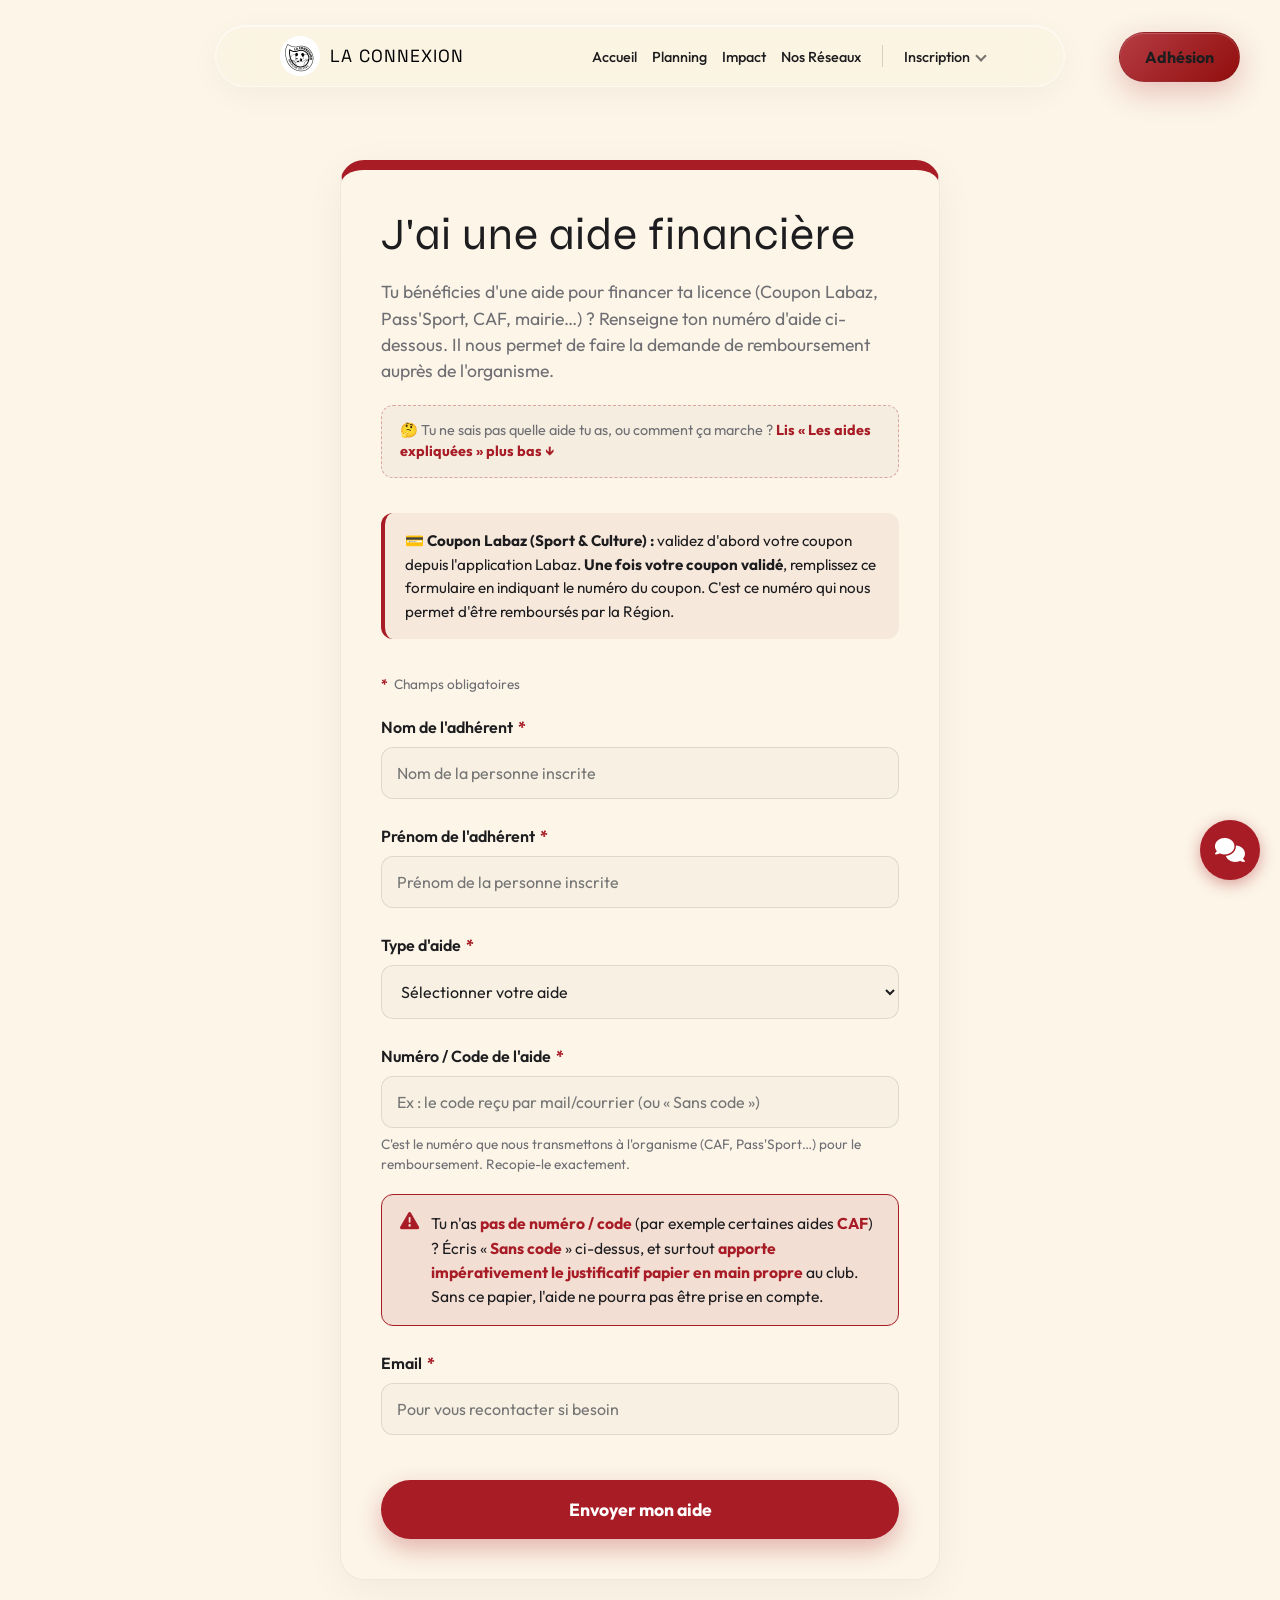
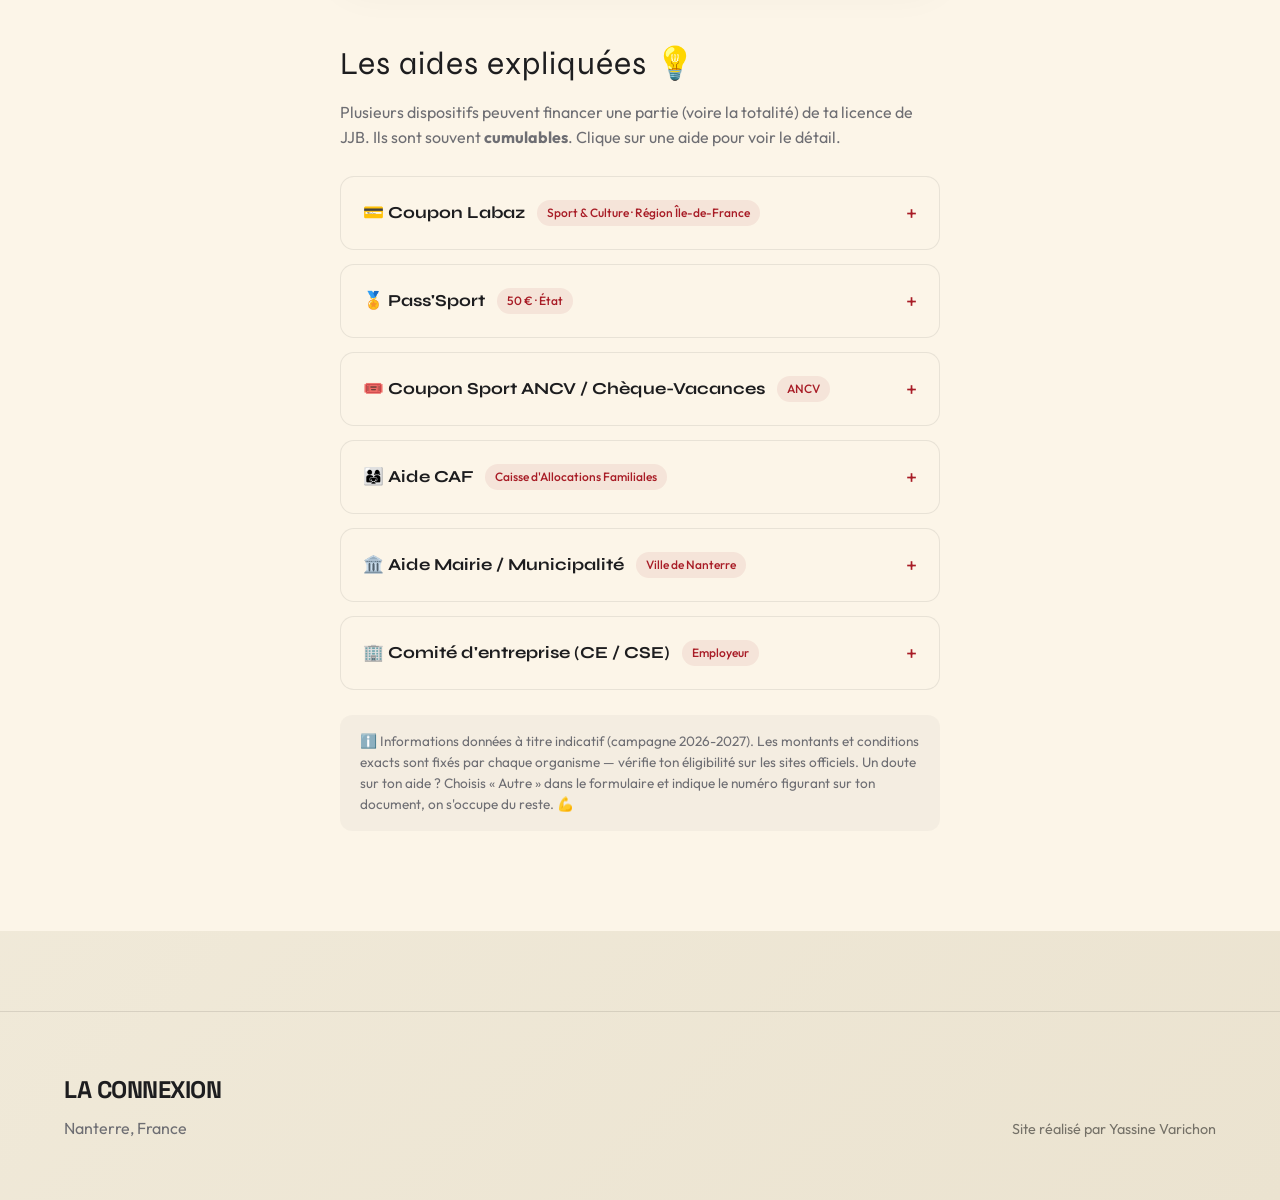
<file: aide-financiere.html>
<!DOCTYPE html>
<html lang="fr">

<head>
    <meta charset="UTF-8">
    <meta name="viewport" content="width=device-width, initial-scale=1.0">
    <title>J'ai une aide financière | La Connexion JJB Nanterre 💶</title>
    <link rel="preconnect" href="https://fonts.googleapis.com">
    <link rel="preconnect" href="https://fonts.gstatic.com" crossorigin>
    <link
        href="https://fonts.googleapis.com/css2?family=Syne:wght@600;700;800&family=Outfit:wght@300;400;600;800&family=Space+Grotesk:wght@500;700&display=block"
        rel="stylesheet">
    <link rel="stylesheet" href="style.css">
    <link rel="stylesheet" href="mobile_responsive.css">
    <link rel="shortcut icon" href="assets/logo.jpg" type="image/x-icon">
    <link rel="icon" href="assets/logo.jpg" type="image/x-icon">
    <link rel="stylesheet" href="https://cdnjs.cloudflare.com/ajax/libs/font-awesome/6.4.0/css/all.min.css">
    <style>
        .form-container {
            max-width: 600px;
            margin: 0 auto;
            background: var(--bg);
            border-radius: 24px;
            box-shadow: 0 10px 40px rgba(0, 0, 0, 0.05);
            border: 1px solid rgba(0, 0, 0, 0.05);
            border-top: 10px solid var(--primary);
            padding: 40px;
            text-align: left;
        }

        .form-container h1 {
            font-family: 'Syne', sans-serif;
            color: var(--text);
            margin-bottom: 20px;
            font-size: 2.8rem;
            line-height: 1.1;
        }

        .form-container p.intro {
            color: var(--text-muted);
            margin-bottom: 40px;
            font-family: 'Outfit', sans-serif;
            font-size: 1.1rem;
        }

        .form-group {
            margin-bottom: 25px;
        }

        .form-group label {
            display: block;
            margin-bottom: 8px;
            font-weight: 600;
            font-family: 'Outfit', sans-serif;
            color: var(--text);
        }

        .form-group .hint {
            display: block;
            margin-top: 6px;
            font-size: 0.85rem;
            font-weight: 400;
            color: var(--text-muted);
        }

        .form-group input,
        .form-group select {
            width: 100%;
            padding: 15px;
            border: 1px solid rgba(0, 0, 0, 0.1);
            border-radius: 12px;
            font-family: 'Outfit', sans-serif;
            font-size: 1rem;
            box-sizing: border-box;
            background: rgba(0, 0, 0, 0.02);
            transition: all 0.3s ease;
            color: var(--text);
        }

        .form-group input:focus,
        .form-group select:focus {
            outline: none;
            border-color: var(--primary);
            background: white;
            box-shadow: 0 0 0 4px rgba(168, 28, 38, 0.1);
        }

        .submit-btn {
            background-color: var(--primary);
            color: white;
            padding: 18px 30px;
            font-size: 1.1rem;
            font-weight: 700;
            border: none;
            border-radius: 100px;
            cursor: pointer;
            font-family: 'Outfit', sans-serif;
            transition: all 0.3s ease;
            width: 100%;
            margin-top: 20px;
            box-shadow: 0 10px 25px rgba(168, 28, 38, 0.3);
        }

        .submit-btn:hover {
            background-color: #000;
            transform: translateY(-3px);
            box-shadow: 0 15px 35px rgba(0, 0, 0, 0.3);
        }

        .inscription-section {
            padding-top: 160px;
            padding-bottom: 100px;
            background: var(--bg);
            min-height: 100vh;
        }

        .aides-info {
            max-width: 600px;
            margin: 30px auto 0;
            font-family: 'Outfit', sans-serif;
            font-size: 0.9rem;
            color: var(--text-muted);
            line-height: 1.6;
        }

        .aides-info strong {
            color: var(--text);
        }

        .labaz-note {
            background: rgba(168, 28, 38, 0.06);
            border-left: 4px solid var(--primary);
            border-radius: 12px;
            padding: 16px 20px;
            margin-bottom: 35px;
            font-family: 'Outfit', sans-serif;
            font-size: 0.95rem;
            line-height: 1.55;
            color: var(--text);
        }

        .aide-important {
            display: flex;
            gap: 12px;
            align-items: flex-start;
            background: rgba(168, 28, 38, 0.1);
            border: 1.5px solid var(--primary);
            border-radius: 12px;
            padding: 16px 18px;
            margin: -5px 0 25px;
            font-family: 'Outfit', sans-serif;
            font-size: 0.98rem;
            line-height: 1.55;
            color: var(--text);
        }

        .aide-important i {
            color: var(--primary);
            font-size: 1.2rem;
            margin-top: 1px;
        }

        .aide-important strong {
            color: var(--primary);
        }

        html {
            scroll-behavior: smooth;
        }

        .scroll-hint {
            display: block;
            margin: -20px 0 35px;
            padding: 14px 18px;
            background: rgba(0, 0, 0, 0.03);
            border: 1px dashed rgba(168, 28, 38, 0.35);
            border-radius: 12px;
            font-family: 'Outfit', sans-serif;
            font-size: 0.9rem;
            color: var(--text-muted);
            text-decoration: none;
            transition: all 0.3s ease;
        }

        .scroll-hint strong {
            color: var(--primary);
        }

        .scroll-hint:hover {
            background: rgba(168, 28, 38, 0.06);
            border-color: var(--primary);
        }

        .aides-explained {
            max-width: 600px;
            margin: 60px auto 0;
            font-family: 'Outfit', sans-serif;
            scroll-margin-top: 110px;
        }

        .aides-explained h2 {
            font-family: 'Syne', sans-serif;
            font-size: 2rem;
            color: var(--text);
            margin-bottom: 12px;
        }

        .aides-lead {
            color: var(--text-muted);
            font-size: 1rem;
            line-height: 1.6;
            margin-bottom: 25px;
        }

        .aides-explained details {
            background: var(--bg);
            border: 1px solid rgba(0, 0, 0, 0.08);
            border-radius: 14px;
            margin-bottom: 14px;
            overflow: hidden;
            transition: border-color 0.3s ease;
        }

        .aides-explained details[open] {
            border-color: rgba(168, 28, 38, 0.35);
            box-shadow: 0 8px 25px rgba(0, 0, 0, 0.04);
        }

        .aides-explained summary {
            cursor: pointer;
            padding: 18px 22px;
            font-family: 'Syne', sans-serif;
            font-weight: 700;
            font-size: 1.05rem;
            color: var(--text);
            list-style: none;
            display: flex;
            flex-wrap: wrap;
            align-items: center;
            gap: 8px 12px;
        }

        .aides-explained summary::-webkit-details-marker {
            display: none;
        }

        .aides-explained summary::after {
            content: "+";
            margin-left: auto;
            font-size: 1.5rem;
            font-weight: 400;
            color: var(--primary);
            transition: transform 0.3s ease;
        }

        .aides-explained details[open] summary::after {
            content: "−";
        }

        .aides-explained .tag {
            font-family: 'Outfit', sans-serif;
            font-weight: 500;
            font-size: 0.75rem;
            color: var(--primary);
            background: rgba(168, 28, 38, 0.08);
            padding: 4px 10px;
            border-radius: 100px;
            white-space: nowrap;
        }

        .aides-explained .details-body {
            padding: 0 22px 20px;
            font-size: 0.95rem;
            line-height: 1.6;
            color: var(--text-muted);
        }

        .aides-explained .details-body p {
            margin-bottom: 12px;
        }

        .aides-explained .details-body strong {
            color: var(--text);
        }

        .aides-explained .details-body ul {
            margin: 0 0 12px;
            padding-left: 20px;
        }

        .aides-explained .details-body li {
            margin-bottom: 6px;
        }

        .aides-disclaimer {
            margin-top: 25px;
            font-size: 0.85rem;
            line-height: 1.55;
            color: var(--text-muted);
            background: rgba(0, 0, 0, 0.03);
            border-radius: 12px;
            padding: 16px 20px;
        }

        @media (max-width: 768px) {
            .form-container {
                padding: 25px;
            }
        }
    </style>
</head>

<body>

    <!-- Navbar -->
    <nav class="navbar">
        <div class="container nav-content">
            <div class="logo">
                <a href="index.html" style="display: flex; align-items: center; color: black;">
                    <img src="assets/logo.jpg" alt="Logo">
                    <span>LA CONNEXION</span>
                </a>
            </div>
            <ul class="nav-links">
                <li><a href="index.html">Accueil</a></li>
                <li><a href="planning.html">Planning</a></li>
                <li><a href="impact.html">Impact</a></li>
                <li><a href="reseaux.html">Nos Réseaux</a></li>
                <li class="nav-sep" aria-hidden="true"></li>
                <li class="has-dropdown">
                    <a href="inscription.html" class="dropdown-toggle active">Inscription</a>
                    <ul class="dropdown-menu">
                        <li><a href="inscription.html">S'inscrire</a></li>
                        <li><a href="paiement.html">Tarif et adhésion</a></li>
                        <li><a href="certificat.html">Certificat médical</a></li>
                        <li><a href="aide-financiere.html" class="active">Aides financières</a></li>
                    </ul>
                </li>
                <li><a href="https://www.helloasso.com/associations/la-connexion-nanterre/formulaires/3" target="_blank" rel="noopener" class="cta-btn">Adhésion</a></li>
            </ul>
            <div class="burger">
                <div class="line"></div>
                <div class="line"></div>
            </div>
        </div>
    </nav>

    <!-- Desktop Floating CTA -->
    <a href="https://www.helloasso.com/associations/la-connexion-nanterre/formulaires/3" class="floating-cta" target="_blank">Adhésion</a>

    <!-- Aide financière Section -->
    <section class="inscription-section">
        <div class="container">
            <div class="form-container">
                <h1>J'ai une aide financière</h1>
                <p class="intro">Tu bénéficies d'une aide pour financer ta licence (Coupon Labaz, Pass'Sport, CAF,
                    mairie…) ? Renseigne ton numéro d'aide ci-dessous. Il nous permet de faire la demande de
                    remboursement auprès de l'organisme.</p>

                <a href="#aides-expliquees" class="scroll-hint">🤔 Tu ne sais pas quelle aide tu as, ou comment ça
                    marche ? <strong>Lis « Les aides expliquées » plus bas&nbsp;↓</strong></a>

                <div class="labaz-note">
                    <strong>💳 Coupon Labaz (Sport &amp; Culture) :</strong> validez d'abord votre coupon depuis
                    l'application Labaz. <strong>Une fois votre coupon validé</strong>, remplissez ce formulaire en
                    indiquant le numéro du coupon. C'est ce numéro qui nous permet d'être remboursés par la Région.
                </div>

                <form id="aide-form">
                    <input type="hidden" name="form_type" value="AideFinanciere">
                    <p class="form-required-note"><span class="req">*</span> Champs obligatoires</p>

                    <div class="form-group">
                        <label for="nom">Nom de l'adhérent <span class="req">*</span></label>
                        <input type="text" id="nom" name="Nom" placeholder="Nom de la personne inscrite" required>
                    </div>

                    <div class="form-group">
                        <label for="prenom">Prénom de l'adhérent <span class="req">*</span></label>
                        <input type="text" id="prenom" name="Prénom" placeholder="Prénom de la personne inscrite" required>
                    </div>

                    <div class="form-group">
                        <label for="aide">Type d'aide <span class="req">*</span></label>
                        <select id="aide" name="Aide" required>
                            <option value="" disabled selected>Sélectionner votre aide</option>
                            <option value="Coupon Labaz (Sport & Culture)">Coupon Labaz (Sport & Culture)</option>
                            <option value="Pass'Sport">Pass'Sport (50 €)</option>
                            <option value="Coupon Sport ANCV / Chèque-Vacances">Coupon Sport ANCV / Chèque-Vacances
                            </option>
                            <option value="Aide CAF">Aide CAF</option>
                            <option value="Aide Mairie / Municipalité">Aide Mairie / Municipalité</option>
                            <option value="Comité d'entreprise (CE / CSE)">Comité d'entreprise (CE / CSE)</option>
                            <option value="Autre">Autre</option>
                        </select>
                    </div>

                    <div class="form-group" id="autre-group" style="display: none;">
                        <label for="autre-precision">Précisez votre aide <span class="req">*</span></label>
                        <input type="text" id="autre-precision" placeholder="Ex : aide du Conseil départemental…">
                    </div>

                    <div class="form-group">
                        <label for="numero">Numéro / Code de l'aide <span class="req">*</span></label>
                        <input type="text" id="numero" name="Numéro"
                            placeholder="Ex : le code reçu par mail/courrier (ou « Sans code »)" required>
                        <span class="hint">C'est le numéro que nous transmettons à l'organisme (CAF, Pass'Sport…)
                            pour le remboursement. Recopie-le exactement.</span>
                    </div>

                    <div class="aide-important">
                        <i class="fas fa-triangle-exclamation"></i>
                        <span>Tu n'as <strong>pas de numéro / code</strong> (par exemple certaines aides
                            <strong>CAF</strong>) ? Écris « <strong>Sans code</strong> » ci-dessus, et surtout
                            <strong>apporte impérativement le justificatif papier en main propre</strong> au club.
                            Sans ce papier, l'aide ne pourra pas être prise en compte.</span>
                    </div>

                    <div class="form-group">
                        <label for="email">Email <span class="req">*</span></label>
                        <input type="email" id="email" name="Email" placeholder="Pour vous recontacter si besoin"
                            required>
                    </div>

                    <button type="submit" class="submit-btn" id="submit-btn">Envoyer mon aide</button>
                    <div id="form-msg" style="margin-top: 15px; font-weight: 600; text-align: center; display: none;">
                    </div>
                </form>

                <script>
                    const scriptURL = 'https://script.google.com/macros/s/AKfycbw8-Ddkha946zlPteWJrFTK-xGttkoODrwwEy5raM5zUesLVrupC9g83qtgh12itOW_VQ/exec';
                    const form = document.getElementById('aide-form');
                    const btn = document.getElementById('submit-btn');
                    const msg = document.getElementById('form-msg');
                    const aideSelect = document.getElementById('aide');
                    const autreGroup = document.getElementById('autre-group');
                    const autrePrecision = document.getElementById('autre-precision');

                    // Affiche l'encadré "Précisez" uniquement quand "Autre" est choisi
                    aideSelect.addEventListener('change', () => {
                        const isAutre = aideSelect.value === 'Autre';
                        autreGroup.style.display = isAutre ? 'block' : 'none';
                        autrePrecision.required = isAutre;
                        if (!isAutre) autrePrecision.value = '';
                    });

                    form.addEventListener('submit', e => {
                        e.preventDefault();
                        btn.disabled = true;
                        btn.innerHTML = "Envoi en cours... ⏳";
                        msg.style.display = "none";

                        // Si "Autre", on envoie la précision saisie dans la colonne "Aide"
                        const formData = new FormData(form);
                        if (aideSelect.value === 'Autre' && autrePrecision.value.trim()) {
                            formData.set('Aide', autrePrecision.value.trim());
                        }

                        // Using no-cors mode is essential for Google Apps Script Web Apps
                        fetch(scriptURL, {
                            method: 'POST',
                            body: formData,
                            mode: 'no-cors'
                        }).catch(error => console.error('Erreur réseau:', error));

                        setTimeout(() => {
                            msg.style.display = "block";
                            msg.style.color = "#4CAF50";
                            msg.innerHTML = "✅ Merci ! Votre aide a bien été enregistrée.";
                            form.reset();
                            autreGroup.style.display = "none";
                            autrePrecision.required = false;
                            btn.innerHTML = "Envoyer mon aide";
                            btn.disabled = false;
                        }, 1200);
                    })
                </script>
            </div>

            <div class="aides-explained" id="aides-expliquees">
                <h2>Les aides expliquées 💡</h2>
                <p class="aides-lead">Plusieurs dispositifs peuvent financer une partie (voire la totalité) de ta
                    licence de JJB. Ils sont souvent <strong>cumulables</strong>. Clique sur une aide pour voir le
                    détail.</p>

                <details>
                    <summary>💳 Coupon Labaz <span class="tag">Sport &amp; Culture · Région Île-de-France</span></summary>
                    <div class="details-body">
                        <p><strong>C'est quoi ?</strong> Une aide de la Région Île-de-France pour les jeunes, utilisable
                            pour financer une licence sportive, sous forme de coupons dans l'application Labaz.</p>
                        <p><strong>Pour qui ?</strong> Les jeunes Franciliens éligibles (lycéens, apprentis…) titulaires
                            d'un compte Labaz. Les coupons sont <strong>personnels et nominatifs</strong> : ils ne
                            servent qu'au bénéfice de leur titulaire.</p>
                        <p><strong>Bon à savoir (rentrée 2026) :</strong> seules les <strong>activités sportives avec une
                            licence de fédération</strong> peuvent être réglées avec un coupon Labaz. <strong>Un seul
                            coupon par transaction.</strong> Le coupon doit être <strong>validé par le jeune depuis
                            l'application Labaz</strong>, et vaut paiement une fois scanné et validé (aucune caution
                            demandée).</p>
                        <p><strong>Au club :</strong> valide ton coupon dans l'appli Labaz, puis remplis le formulaire
                            ci-dessus avec le <strong>numéro du coupon</strong>. C'est ce numéro qui nous permet d'être
                            remboursés par la Région.</p>
                    </div>
                </details>

                <details>
                    <summary>🏅 Pass'Sport <span class="tag">50 € · État</span></summary>
                    <div class="details-body">
                        <p><strong>C'est quoi ?</strong> Une allocation de rentrée sportive de l'État, de
                            <strong>50 €</strong> en 2026, déduite du montant de l'inscription.</p>
                        <p><strong>Pour qui ? (sous conditions)</strong></p>
                        <ul>
                            <li>Jeunes de <strong>6 à 17 ans</strong> dont le quotient familial (CAF ou MSA) est
                                <strong>≤ 699 €</strong> ;</li>
                            <li>Jeunes en situation de handicap : <strong>6 à 19 ans</strong> (bénéficiaires de l'AEEH) ou
                                <strong>16 à 30 ans</strong> (bénéficiaires de l'AAH) ;</li>
                            <li>Étudiants <strong>boursiers</strong> jusqu'à 28 ans (bourse CROUS ou régionale).</li>
                        </ul>
                        <p><strong>Comment l'obtenir ?</strong> Les codes sont envoyés par mail <strong>mi-septembre</strong>.
                            Sans code, la demande se fait sur <strong>pass.sports.gouv.fr</strong>. Dispositif ouvert
                            jusqu'au <strong>31 décembre 2026</strong>.</p>
                        <p><strong>Au club :</strong> indique ton <strong>code Pass'Sport</strong> dans le formulaire
                            ci-dessus. Nous déduisons 50 € de ton inscription.</p>
                    </div>
                </details>

                <details>
                    <summary>🎟️ Coupon Sport ANCV / Chèque-Vacances <span class="tag">ANCV</span></summary>
                    <div class="details-body">
                        <p><strong>C'est quoi ?</strong> Des titres de paiement de l'ANCV acceptés par les clubs
                            partenaires pour régler une licence ou une cotisation.</p>
                        <p><strong>Bon à savoir :</strong> depuis 2026, le Coupon Sport <strong>fusionne avec le
                            Chèque-Vacances</strong>. Si tu détiens encore des Coupons Sport en cours de validité, tu peux
                            les utiliser normalement <strong>jusqu'à leur date de péremption</strong>.</p>
                        <p><strong>Comment l'obtenir ?</strong> Souvent via l'employeur, le comité d'entreprise (CSE) ou
                            certains organismes sociaux.</p>
                        <p><strong>Au club :</strong> indique le <strong>numéro du coupon / chèque</strong> dans le
                            formulaire.</p>
                    </div>
                </details>

                <details>
                    <summary>👨‍👩‍👧 Aide CAF <span class="tag">Caisse d'Allocations Familiales</span></summary>
                    <div class="details-body">
                        <p><strong>C'est quoi ?</strong> De nombreuses CAF proposent des aides (bons ou coupons) pour
                            financer les activités sportives des enfants.</p>
                        <p><strong>Pour qui ?</strong> Selon les conditions de ta CAF (souvent liées au quotient
                            familial). Les modalités varient d'un département à l'autre.</p>
                        <p><strong>Comment l'obtenir ?</strong> Auprès de ta CAF (espace allocataire), parfois via la
                            mairie ou le comité d'entreprise.</p>
                        <p><strong>Au club :</strong> indique le <strong>numéro figurant sur ton bon / coupon CAF</strong>
                            dans le formulaire.</p>
                    </div>
                </details>

                <details>
                    <summary>🏛️ Aide Mairie / Municipalité <span class="tag">Ville de Nanterre</span></summary>
                    <div class="details-body">
                        <p><strong>C'est quoi ?</strong> Certaines communes proposent une aide à la pratique sportive
                            (coupons loisirs, aide à la licence, tarifs réduits).</p>
                        <p><strong>Comment l'obtenir ?</strong> Renseigne-toi auprès de ta mairie ou du service des
                            sports de ta commune.</p>
                        <p><strong>Au club :</strong> indique le <strong>numéro du bon / de l'aide municipale</strong>
                            dans le formulaire.</p>
                    </div>
                </details>

                <details>
                    <summary>🏢 Comité d'entreprise (CE / CSE) <span class="tag">Employeur</span></summary>
                    <div class="details-body">
                        <p><strong>C'est quoi ?</strong> De nombreux employeurs (via le CSE) participent au financement
                            des activités sportives de leurs salariés et de leurs enfants.</p>
                        <p><strong>Comment l'obtenir ?</strong> Auprès du service RH ou du CSE de ton entreprise.</p>
                        <p><strong>Au club :</strong> indique le <strong>numéro du bon / coupon</strong> fourni par ton
                            CSE dans le formulaire.</p>
                    </div>
                </details>

                <p class="aides-disclaimer">ℹ️ Informations données à titre indicatif (campagne 2026-2027). Les montants
                    et conditions exacts sont fixés par chaque organisme — vérifie ton éligibilité sur les sites
                    officiels. Un doute sur ton aide ? Choisis « Autre » dans le formulaire et indique le numéro figurant
                    sur ton document, on s'occupe du reste. 💪</p>
            </div>
        </div>
    </section>

    <!-- Footer -->
    <footer>
        <div class="container footer-flex">
            <div class="brand">
                <h3>LA CONNEXION</h3>
                <p>Nanterre, France</p>
            </div>
            <div class="creator">
                <p style="color: black;">Site réalisé par Yassine Varichon</p>
            </div>
        </div>
    </footer>

    <script src="script.js"></script>
</body>

</html>
</file>
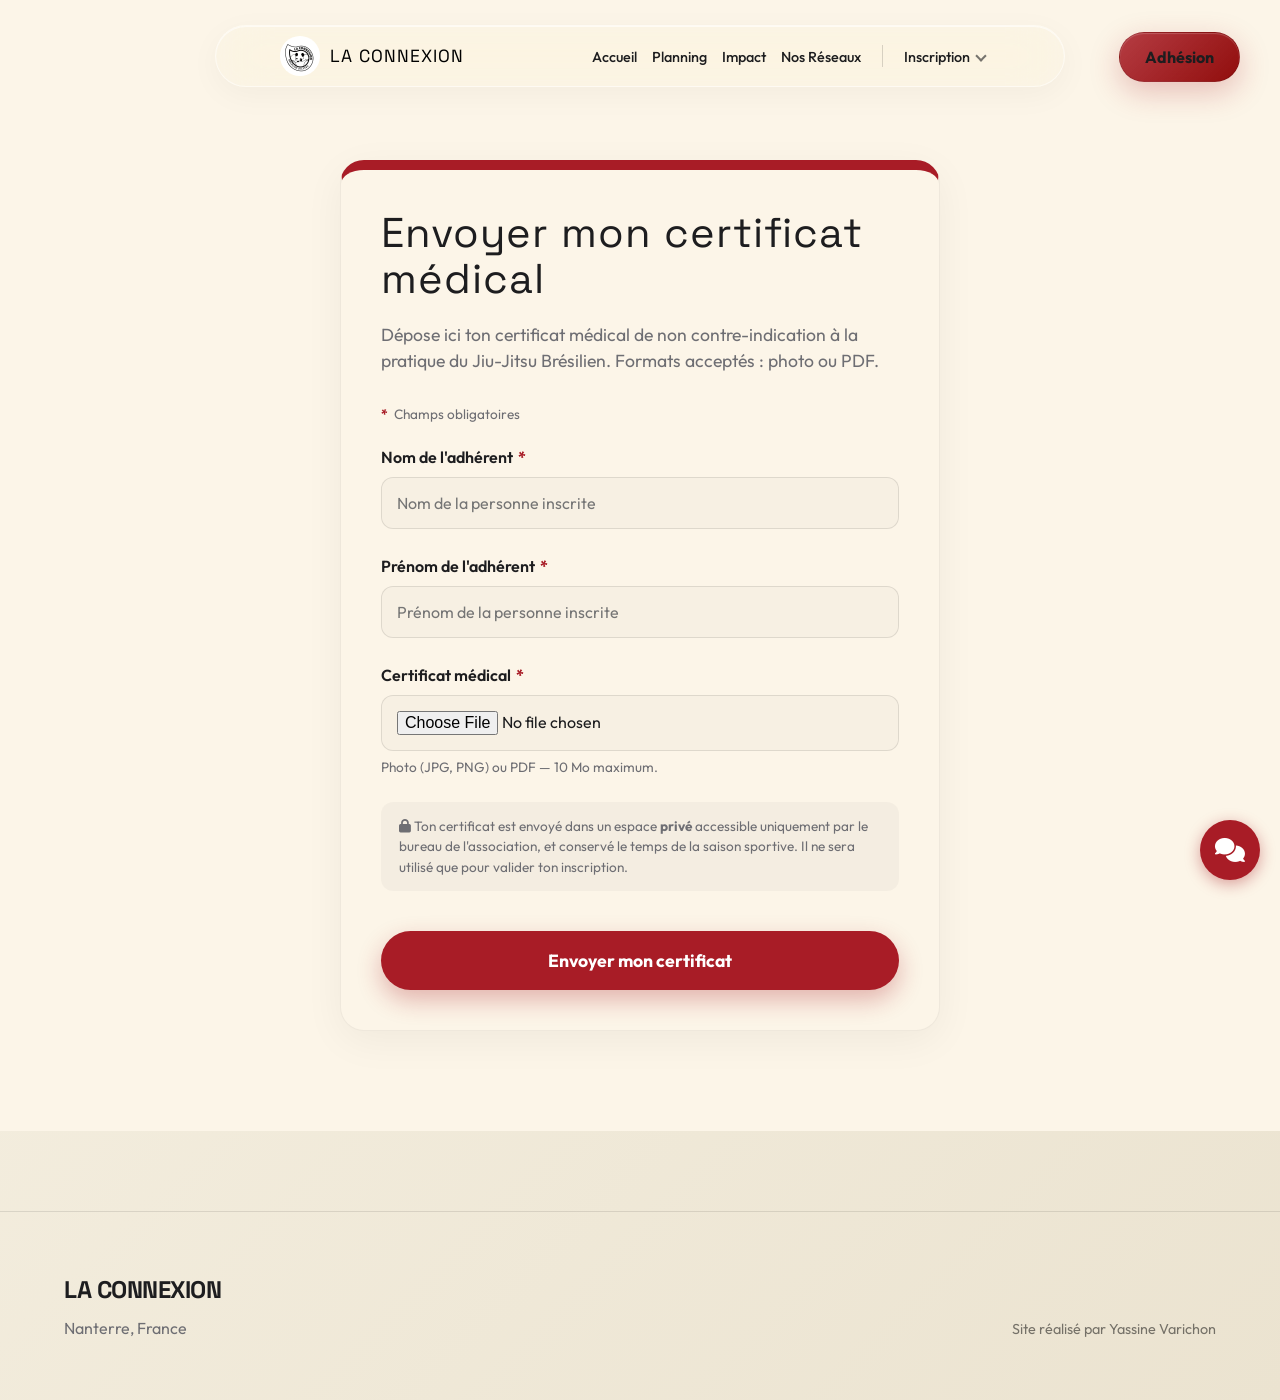
<file: certificat.html>
<!DOCTYPE html>
<html lang="fr">

<head>
    <meta charset="UTF-8">
    <meta name="viewport" content="width=device-width, initial-scale=1.0">
    <title>Envoyer mon certificat médical | La Connexion JJB Nanterre</title>
    <link rel="preconnect" href="https://fonts.googleapis.com">
    <link rel="preconnect" href="https://fonts.gstatic.com" crossorigin>
    <link
        href="https://fonts.googleapis.com/css2?family=Syne:wght@600;700;800&family=Outfit:wght@300;400;600;800&family=Space+Grotesk:wght@500;700&display=block"
        rel="stylesheet">
    <link rel="stylesheet" href="style.css">
    <link rel="stylesheet" href="mobile_responsive.css">
    <link rel="shortcut icon" href="assets/logo.jpg" type="image/x-icon">
    <link rel="icon" href="assets/logo.jpg" type="image/x-icon">
    <link rel="stylesheet" href="https://cdnjs.cloudflare.com/ajax/libs/font-awesome/6.4.0/css/all.min.css">
    <style>
        .form-container {
            max-width: 600px;
            margin: 0 auto;
            background: var(--bg);
            border-radius: 24px;
            box-shadow: 0 10px 40px rgba(0, 0, 0, 0.05);
            border: 1px solid rgba(0, 0, 0, 0.05);
            border-top: 10px solid var(--primary);
            padding: 40px;
            text-align: left;
        }

        .form-container h1 {
            font-family: var(--font-heading);
            color: var(--text);
            margin-bottom: 20px;
            font-size: 2.6rem;
            line-height: 1.1;
        }

        .form-container p.intro {
            color: var(--text-muted);
            margin-bottom: 30px;
            font-family: 'Outfit', sans-serif;
            font-size: 1.1rem;
        }

        .form-required-note {
            font-family: 'Outfit', sans-serif;
            font-size: 0.85rem;
            color: var(--text-muted);
            margin-bottom: 20px;
        }

        .req {
            color: var(--primary);
            font-weight: 700;
        }

        .form-group {
            margin-bottom: 25px;
        }

        .form-group label {
            display: block;
            margin-bottom: 8px;
            font-weight: 600;
            font-family: 'Outfit', sans-serif;
            color: var(--text);
        }

        .form-group input[type="text"],
        .form-group input[type="file"] {
            width: 100%;
            padding: 15px;
            border: 1px solid rgba(0, 0, 0, 0.1);
            border-radius: 12px;
            font-family: 'Outfit', sans-serif;
            font-size: 1rem;
            box-sizing: border-box;
            background: rgba(0, 0, 0, 0.02);
            transition: all 0.3s ease;
            color: var(--text);
        }

        .form-group input:focus {
            outline: none;
            border-color: var(--primary);
            background: white;
            box-shadow: 0 0 0 4px rgba(168, 28, 38, 0.1);
        }

        .form-group .hint {
            display: block;
            margin-top: 6px;
            font-size: 0.85rem;
            color: var(--text-muted);
        }

        .privacy-note {
            background: rgba(0, 0, 0, 0.03);
            border-radius: 12px;
            padding: 14px 18px;
            font-family: 'Outfit', sans-serif;
            font-size: 0.85rem;
            line-height: 1.5;
            color: var(--text-muted);
            margin-bottom: 30px;
        }

        .submit-btn {
            background-color: var(--primary);
            color: white;
            padding: 18px 30px;
            font-size: 1.1rem;
            font-weight: 700;
            border: none;
            border-radius: 100px;
            cursor: pointer;
            font-family: 'Outfit', sans-serif;
            transition: all 0.3s ease;
            width: 100%;
            margin-top: 10px;
            box-shadow: 0 10px 25px rgba(168, 28, 38, 0.3);
        }

        .submit-btn:hover {
            background-color: #000;
            transform: translateY(-3px);
            box-shadow: 0 15px 35px rgba(0, 0, 0, 0.3);
        }

        .submit-btn:disabled {
            opacity: 0.6;
            cursor: default;
        }

        .inscription-section {
            padding-top: 160px;
            padding-bottom: 100px;
            background: var(--bg);
            min-height: 100vh;
        }

        @media (max-width: 768px) {
            .form-container {
                padding: 25px;
            }
        }
    </style>
</head>

<body>

    <!-- Navbar -->
    <nav class="navbar">
        <div class="container nav-content">
            <div class="logo">
                <a href="index.html" style="display: flex; align-items: center; color: black;">
                    <img src="assets/logo.jpg" alt="Logo">
                    <span>LA CONNEXION</span>
                </a>
            </div>
            <ul class="nav-links">
                <li><a href="index.html">Accueil</a></li>
                <li><a href="planning.html">Planning</a></li>
                <li><a href="impact.html">Impact</a></li>
                <li><a href="reseaux.html">Nos Réseaux</a></li>
                <li class="nav-sep" aria-hidden="true"></li>
                <li class="has-dropdown">
                    <a href="inscription.html" class="dropdown-toggle active">Inscription</a>
                    <ul class="dropdown-menu">
                        <li><a href="inscription.html">S'inscrire</a></li>
                        <li><a href="paiement.html">Tarif et adhésion</a></li>
                        <li><a href="certificat.html" class="active">Certificat médical</a></li>
                        <li><a href="aide-financiere.html">Aides financières</a></li>
                    </ul>
                </li>
                <li><a href="https://www.helloasso.com/associations/la-connexion-nanterre/formulaires/3" target="_blank" rel="noopener" class="cta-btn">Adhésion</a></li>
            </ul>
            <div class="burger">
                <div class="line"></div>
                <div class="line"></div>
            </div>
        </div>
    </nav>

    <!-- Desktop Floating CTA -->
    <a href="https://www.helloasso.com/associations/la-connexion-nanterre/formulaires/3" class="floating-cta" target="_blank">Adhésion</a>

    <!-- Certificat Section -->
    <section class="inscription-section">
        <div class="container">
            <div class="form-container">
                <h1>Envoyer mon certificat médical</h1>
                <p class="intro">Dépose ici ton certificat médical de non contre-indication à la pratique du
                    Jiu-Jitsu Brésilien. Formats acceptés : photo ou PDF.</p>

                <form id="certif-form">
                    <input type="hidden" name="form_type" value="Certificat">
                    <p class="form-required-note"><span class="req">*</span> Champs obligatoires</p>

                    <div class="form-group">
                        <label for="nom">Nom de l'adhérent <span class="req">*</span></label>
                        <input type="text" id="nom" name="Nom" placeholder="Nom de la personne inscrite" required>
                    </div>

                    <div class="form-group">
                        <label for="prenom">Prénom de l'adhérent <span class="req">*</span></label>
                        <input type="text" id="prenom" name="Prénom" placeholder="Prénom de la personne inscrite" required>
                    </div>

                    <div class="form-group">
                        <label for="fichier">Certificat médical <span class="req">*</span></label>
                        <input type="file" id="fichier" accept="image/*,application/pdf" required>
                        <span class="hint">Photo (JPG, PNG) ou PDF — 10 Mo maximum.</span>
                    </div>

                    <div class="privacy-note">
                        <i class="fas fa-lock"></i> Ton certificat est envoyé dans un espace <strong>privé</strong>
                        accessible uniquement par le bureau de l'association, et conservé le temps de la saison
                        sportive. Il ne sera utilisé que pour valider ton inscription.
                    </div>

                    <button type="submit" class="submit-btn" id="submit-btn">Envoyer mon certificat</button>
                    <div id="form-msg" style="margin-top: 15px; font-weight: 600; text-align: center; display: none;">
                    </div>
                </form>

                <script>
                    const scriptURL = 'https://script.google.com/macros/s/AKfycbw8-Ddkha946zlPteWJrFTK-xGttkoODrwwEy5raM5zUesLVrupC9g83qtgh12itOW_VQ/exec';
                    const form = document.getElementById('certif-form');
                    const btn = document.getElementById('submit-btn');
                    const msg = document.getElementById('form-msg');
                    const fichier = document.getElementById('fichier');

                    function showMsg(text, color) {
                        msg.style.display = "block";
                        msg.style.color = color;
                        msg.innerHTML = text;
                    }

                    form.addEventListener('submit', e => {
                        e.preventDefault();
                        const file = fichier.files[0];
                        if (!file) return;

                        // Garde-fou taille : 10 Mo max
                        if (file.size > 10 * 1024 * 1024) {
                            showMsg("Fichier trop lourd (10 Mo maximum). Compresse-le ou prends une photo plus légère.", "#c0392b");
                            return;
                        }

                        btn.disabled = true;
                        btn.innerHTML = "Envoi en cours...";
                        msg.style.display = "none";

                        const reader = new FileReader();
                        reader.onload = function () {
                            const base64 = reader.result.split(',')[1];
                            // urlencoded : Apps Script remplit e.parameter de façon fiable (contrairement au multipart)
                            const params = new URLSearchParams();
                            params.append('form_type', 'Certificat');
                            params.append('Nom', document.getElementById('nom').value);
                            params.append('Prénom', document.getElementById('prenom').value);
                            params.append('filename', file.name);
                            params.append('mimeType', file.type || 'application/octet-stream');
                            params.append('fileData', base64);

                            fetch(scriptURL, {
                                method: 'POST',
                                body: params,
                                mode: 'no-cors'
                            }).catch(error => console.error('Erreur réseau:', error));

                            setTimeout(() => {
                                showMsg("Merci ! Ton certificat a bien été envoyé.", "#4CAF50");
                                form.reset();
                                btn.innerHTML = "Envoyer mon certificat";
                                btn.disabled = false;
                            }, 1800);
                        };
                        reader.onerror = function () {
                            showMsg("Une erreur est survenue lors de la lecture du fichier. Réessaie.", "#c0392b");
                            btn.innerHTML = "Envoyer mon certificat";
                            btn.disabled = false;
                        };
                        reader.readAsDataURL(file);
                    });
                </script>
            </div>
        </div>
    </section>

    <!-- Footer -->
    <footer>
        <div class="container footer-flex">
            <div class="brand">
                <h3>LA CONNEXION</h3>
                <p>Nanterre, France</p>
            </div>
            <div class="creator">
                <p style="color: black;">Site réalisé par Yassine Varichon</p>
            </div>
        </div>
    </footer>

    <script src="script.js"></script>
</body>

</html>
</file>
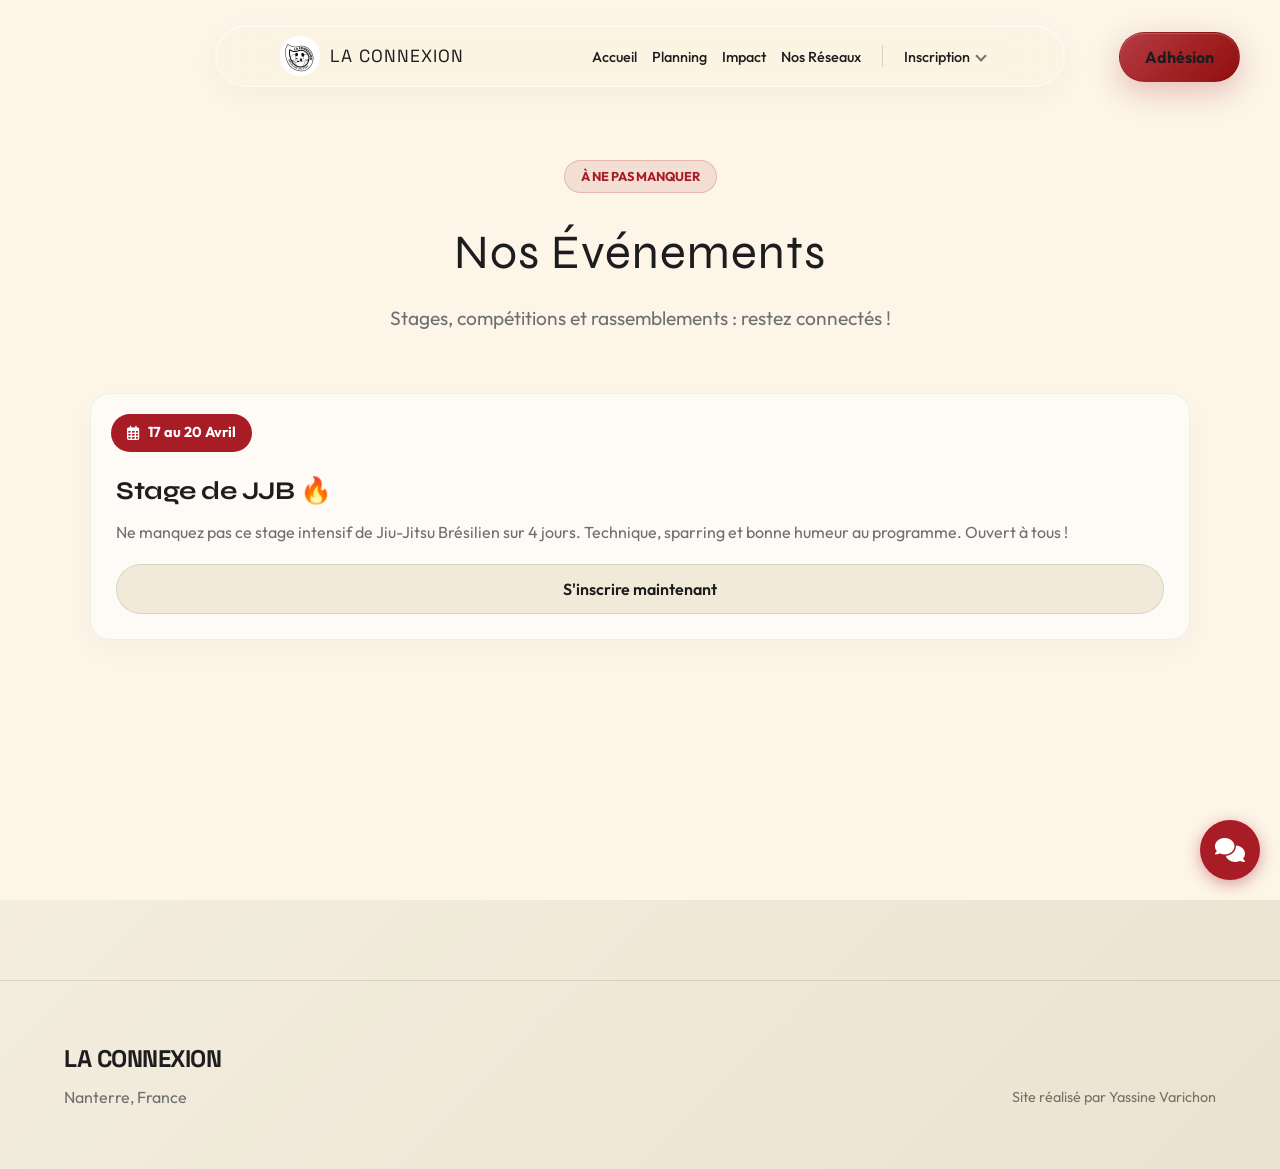
<file: evenements.html>
<!DOCTYPE html>
<html lang="fr">

<head>
    <meta charset="UTF-8">
    <meta name="viewport" content="width=device-width, initial-scale=1.0">
    <title>Nos Événements | La Connexion 📅</title>
    <link rel="preconnect" href="https://fonts.googleapis.com">
    <link rel="preconnect" href="https://fonts.gstatic.com" crossorigin>
    <link
        href="https://fonts.googleapis.com/css2?family=Syne:wght@600;700;800&family=Outfit:wght@300;400;600;800&family=Space+Grotesk:wght@500;700&display=block"
        rel="stylesheet">
    <link rel="stylesheet" href="style.css">
    <link rel="stylesheet" href="mobile_responsive.css">
    <link rel="shortcut icon" href="assets/logo.jpg" type="image/x-icon">
    <link rel="icon" href="assets/logo.jpg" type="image/x-icon">
    <link rel="stylesheet" href="https://cdnjs.cloudflare.com/ajax/libs/font-awesome/6.4.0/css/all.min.css">
    <style>
        .events-section {
            padding-top: 160px;
            padding-bottom: 100px;
            background: var(--bg);
            min-height: 100vh;
        }

        .events-header {
            text-align: center;
            margin-bottom: 60px;
        }

        .events-header h1 {
            font-size: 3rem;
            font-family: 'Syne', sans-serif;
            margin-bottom: 15px;
            color: var(--text);
        }

        .events-header p {
            font-size: 1.2rem;
            color: var(--text-muted);
        }

        .events-grid {
            display: grid;
            grid-template-columns: repeat(auto-fit, minmax(300px, 1fr));
            gap: 30px;
            max-width: 1100px;
            margin: 0 auto;
        }

        .event-capsule {
            background: rgba(255, 255, 255, 0.6);
            border: 1px solid rgba(0, 0, 0, 0.05);
            border-radius: 20px;
            overflow: hidden;
            box-shadow: 0 10px 30px rgba(0, 0, 0, 0.03);
            transition: all 0.3s ease;
            position: relative;
            display: flex;
            flex-direction: column;
        }

        .event-capsule:hover {
            transform: translateY(-5px);
            box-shadow: 0 15px 40px rgba(168, 28, 38, 0.1);
            border-color: rgba(168, 28, 38, 0.2);
        }

        .event-date-badge {
            background: var(--primary);
            color: white;
            padding: 8px 16px;
            border-radius: 100px;
            font-weight: 700;
            font-size: 0.9rem;
            align-self: flex-start;
            margin: 20px 20px 10px;
            display: inline-flex;
            align-items: center;
            gap: 8px;
        }

        .event-content {
            padding: 10px 25px 25px;
            display: flex;
            flex-direction: column;
            flex-grow: 1;
        }

        .event-content h3 {
            font-size: 1.6rem;
            font-family: 'Syne', sans-serif;
            margin-bottom: 10px;
            color: var(--text);
        }

        .event-content p {
            color: var(--text-muted);
            margin-bottom: 20px;
            font-size: 1rem;
            line-height: 1.5;
            flex-grow: 1;
        }

        .event-btn {
            background-color: var(--surface-light);
            color: var(--text);
            padding: 12px 20px;
            border-radius: 100px;
            text-align: center;
            font-weight: 600;
            text-decoration: none;
            transition: all 0.3s ease;
            border: 1px solid rgba(0, 0, 0, 0.1);
        }

        .event-capsule:hover .event-btn {
            background-color: var(--primary);
            color: white;
            border-color: var(--primary);
        }
    </style>
</head>

<body>

    <!-- Navbar -->
    <nav class="navbar">
        <div class="container nav-content">
            <div class="logo">
                <a href="index.html" style="text-decoration: none; color: inherit; display: flex; align-items: center;">
                    <img src="assets/logo.jpg" alt="Logo">
                    <span>LA CONNEXION</span>
                </a>
            </div>
            <ul class="nav-links">
                <li><a href="index.html">Accueil</a></li>
                <li><a href="planning.html">Planning</a></li>
                <li><a href="impact.html">Impact</a></li>
                <li><a href="reseaux.html">Nos Réseaux</a></li>
                <li class="nav-sep" aria-hidden="true"></li>
                <li class="has-dropdown">
                    <a href="inscription.html" class="dropdown-toggle">Inscription</a>
                    <ul class="dropdown-menu">
                        <li><a href="inscription.html">S'inscrire</a></li>
                        <li><a href="paiement.html">Tarif et adhésion</a></li>
                        <li><a href="certificat.html">Certificat médical</a></li>
                        <li><a href="aide-financiere.html">Aides financières</a></li>
                    </ul>
                </li>
                <li><a href="https://www.helloasso.com/associations/la-connexion-nanterre/formulaires/3" target="_blank" rel="noopener" class="cta-btn">Adhésion</a></li>
            </ul>
            <div class="burger">
                <div class="line"></div>
                <div class="line"></div>
            </div>
        </div>
    </nav>

    <!-- Desktop Floating CTA -->
    <a href="https://www.helloasso.com/associations/la-connexion-nanterre/formulaires/3" class="floating-cta" target="_blank">Adhésion</a>

    <!-- Events Section -->
    <section class="events-section">
        <div class="container">
            <div class="events-header">
                <div class="badge">À NE PAS MANQUER</div>
                <h1>Nos Événements</h1>
                <p>Stages, compétitions et rassemblements : restez connectés !</p>
            </div>

            <div class="events-grid">
                <!-- Capsule 1 : Stage de JJB -->
                <div class="event-capsule">
                    <div class="event-date-badge">
                        <i class="far fa-calendar-alt"></i> 17 au 20 Avril
                    </div>
                    <div class="event-content">
                        <h3>Stage de JJB 🔥</h3>
                        <p>Ne manquez pas ce stage intensif de Jiu-Jitsu Brésilien sur 4 jours. Technique, sparring et
                            bonne humeur au programme. Ouvert à tous !</p>
                        <a href="javascript:void(0)" onclick="showEventForm()" class="event-btn">S'inscrire
                            maintenant</a>
                    </div>
                </div>

            </div>

            <!-- Inscription Form for the Event -->
            <div id="inscription-stage"
                style="display: none; margin-top: 80px; max-width: 600px; margin-left: auto; margin-right: auto; background: white; padding: 40px; border-radius: 20px; box-shadow: 0 10px 40px rgba(0,0,0,0.05);">
                <h2
                    style="font-family: 'Syne', sans-serif; font-size: 2rem; color: var(--text); margin-bottom: 20px; text-align: center;">
                    Inscription au Stage</h2>
                <p style="text-align: center; color: var(--text-muted); margin-bottom: 30px;">Remplissez ce formulaire
                    pour valider votre place au stage de JJB d'avril.</p>
                <form id="stage-form" style="display: flex; flex-direction: column; gap: 20px;">
                    <!-- Champ caché pour identifier que ça vient de la page événement -->
                    <input type="hidden" name="form_type" value="evenements">
                    <input type="hidden" name="event_name" value="Stage JJB Avril">
                    <p class="form-required-note"><span class="req">*</span> Champs obligatoires</p>

                    <div class="form-group" style="display: flex; flex-direction: column; gap: 8px;">
                        <label for="nom-stage" style="font-weight: 600; color: var(--text);">Nom de l'adhérent <span class="req">*</span></label>
                        <input type="text" id="nom-stage" name="Nom" placeholder="Nom de la personne inscrite" required
                            style="width: 100%; padding: 15px; border: 1px solid rgba(0, 0, 0, 0.1); border-radius: 12px; font-family: 'Outfit', sans-serif; font-size: 1rem; background: rgba(0, 0, 0, 0.02); transition: all 0.3s ease;">
                    </div>

                    <div class="form-group" style="display: flex; flex-direction: column; gap: 8px;">
                        <label for="prenom-stage" style="font-weight: 600; color: var(--text);">Prénom de l'adhérent <span class="req">*</span></label>
                        <input type="text" id="prenom-stage" name="Prénom" placeholder="Prénom de la personne inscrite" required
                            style="width: 100%; padding: 15px; border: 1px solid rgba(0, 0, 0, 0.1); border-radius: 12px; font-family: 'Outfit', sans-serif; font-size: 1rem; background: rgba(0, 0, 0, 0.02); transition: all 0.3s ease;">
                    </div>

                    <div class="form-group" style="display: flex; flex-direction: column; gap: 8px;">
                        <label for="age-stage" style="font-weight: 600; color: var(--text);">Âge <span class="req">*</span></label>
                        <select id="age-stage" name="Tranche" required
                            style="width: 100%; padding: 15px; border: 1px solid rgba(0, 0, 0, 0.1); border-radius: 12px; font-family: 'Outfit', sans-serif; font-size: 1rem; background: rgba(0, 0, 0, 0.02); transition: all 0.3s ease;">
                            <option value="" disabled selected>Sélectionnez votre âge</option>
                            <option value="5 ans">5 ans</option>
                            <option value="6 ans">6 ans</option>
                            <option value="7 ans">7 ans</option>
                            <option value="8 ans">8 ans</option>
                            <option value="9 ans">9 ans</option>
                            <option value="10 ans">10 ans</option>
                            <option value="11 ans">11 ans</option>
                            <option value="12 ans">12 ans</option>
                            <option value="13 ans">13 ans</option>
                            <option value="14 ans">14 ans</option>
                            <option value="15 ans">15 ans</option>
                            <option value="16 ans">16 ans</option>
                            <option value="17 ans">17 ans</option>
                            <option value="18 ans">18 ans</option>
                            <option value="19 ans">19 ans</option>
                            <option value="20 ans">20 ans</option>
                            <option value="Plus de 20 ans">Plus de 20 ans</option>
                        </select>
                    </div>

                    <button type="submit" class="submit-btn" id="stage-submit-btn"
                        style="background-color: var(--primary); color: white; padding: 18px 30px; font-size: 1.1rem; font-weight: 700; border: none; border-radius: 100px; cursor: pointer; font-family: 'Outfit', sans-serif; transition: all 0.3s ease; width: 100%; margin-top: 10px;">Valider
                        mon inscription</button>
                    <div id="stage-form-msg"
                        style="margin-top: 15px; font-weight: 600; text-align: center; display: none;"></div>
                </form>

                <script>
                    const stageScriptURL = 'https://script.google.com/macros/s/AKfycbw8-Ddkha946zlPteWJrFTK-xGttkoODrwwEy5raM5zUesLVrupC9g83qtgh12itOW_VQ/exec';
                    const stageForm = document.getElementById('stage-form');
                    const stageBtn = document.getElementById('stage-submit-btn');
                    const stageMsg = document.getElementById('stage-form-msg');

                    stageForm.addEventListener('submit', e => {
                        e.preventDefault();
                        stageBtn.disabled = true;
                        stageBtn.innerHTML = "Enregistrement... ⏳";
                        stageMsg.style.display = "none";

                        // On lance la requête sans attendre la lenteur de la réponse Google
                        fetch(stageScriptURL, {
                            method: 'POST',
                            body: new FormData(stageForm),
                            mode: 'no-cors'
                        }).catch(error => console.error('Erreur réseau cachée:', error));

                        // Affichage du succès quasi instantané pour une meilleure UX
                        setTimeout(() => {
                            stageMsg.style.display = "block";
                            stageMsg.style.color = "#4CAF50";
                            stageMsg.innerHTML = "✅ Merci ! Votre place au stage est réservée.";
                            stageForm.reset();
                            stageBtn.innerHTML = "Valider mon inscription";
                            stageBtn.disabled = false;

                            // Cacher le formulaire après succès
                            setTimeout(() => {
                                document.getElementById('inscription-stage').style.display = 'none';
                                stageMsg.style.display = "none";
                            }, 3000);
                        }, 1200); // Faux délai de 1.2s pour faire réaliste
                    });

                    function showEventForm() {
                        const formContainer = document.getElementById('inscription-stage');
                        formContainer.style.display = 'block';
                        formContainer.scrollIntoView({ behavior: 'smooth', block: 'start' });
                    }
                </script>
            </div>
        </div>
    </section>

    <!-- Footer -->
    <footer>
        <div class="container footer-flex">
            <div class="brand">
                <h3>LA CONNEXION</h3>
                <p>Nanterre, France</p>
            </div>
            <div class="creator">
                <p style="color: black;">Site réalisé par Yassine Varichon</p>
            </div>
        </div>
    </footer>

    <script src="script.js"></script>
</body>

</html>
</file>
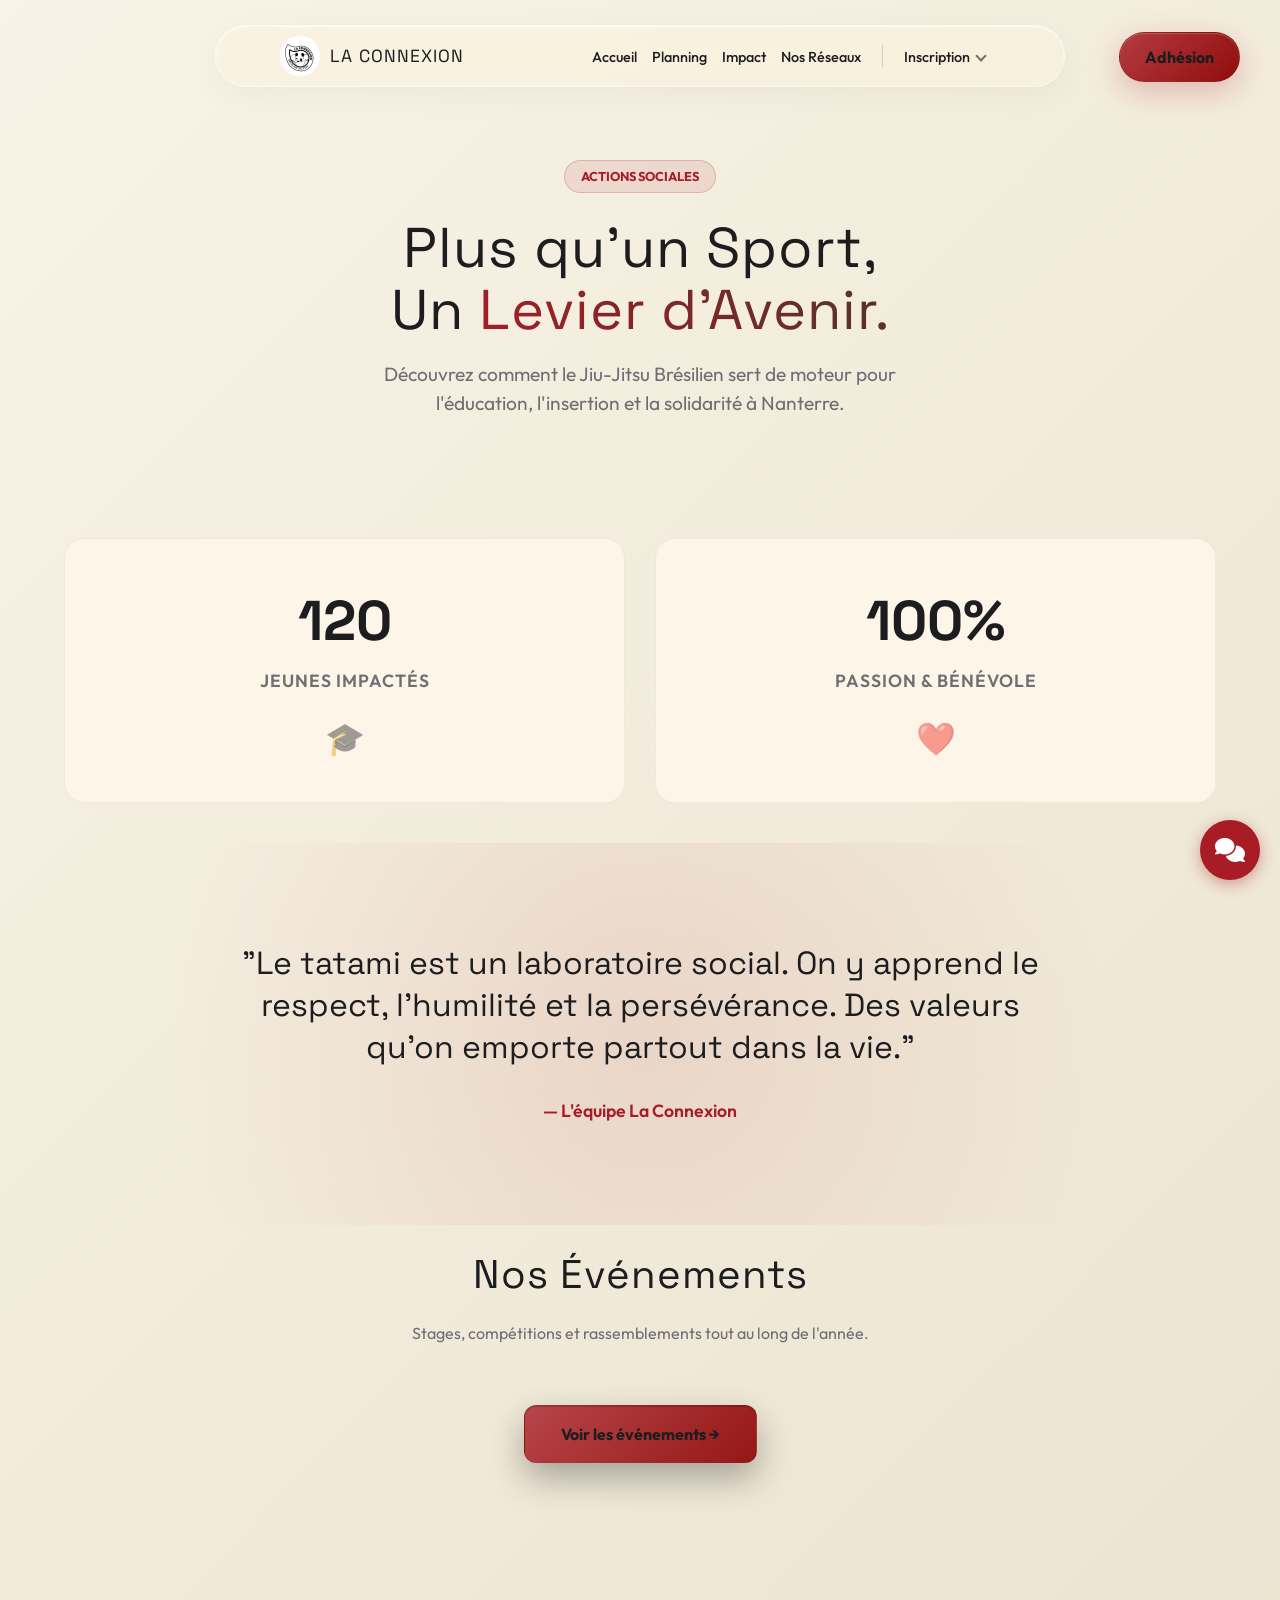
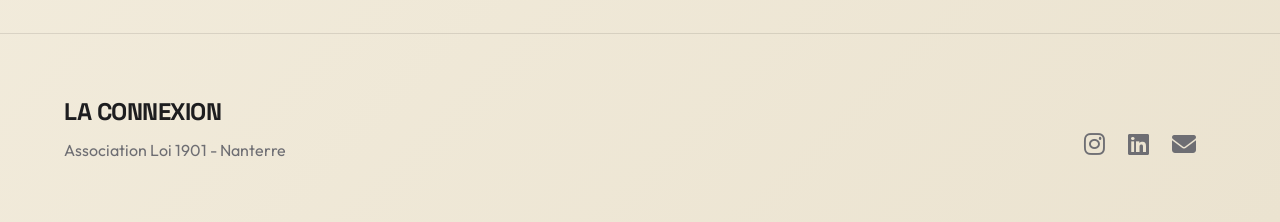
<file: impact.html>
<!DOCTYPE html>
<html lang="fr">

<head>
    <meta charset="UTF-8">
    <meta name="viewport" content="width=device-width, initial-scale=1.0">
    <title>Notre Impact Social | La Connexion Nanterre ❤️</title>
    <link rel="preconnect" href="https://fonts.googleapis.com">
    <link rel="preconnect" href="https://fonts.gstatic.com" crossorigin>
    <link
        href="https://fonts.googleapis.com/css2?family=Syne:wght@600;700;800&family=Outfit:wght@300;400;600;800&family=Space+Grotesk:wght@500;700&display=block"
        rel="stylesheet">
    <link rel="stylesheet" href="style.css">
    <link rel="stylesheet" href="mobile_responsive.css">
    <link rel="shortcut icon" href="assets/logo.jpg" type="image/x-icon">
    <link rel="icon" href="assets/logo.jpg" type="image/x-icon">
    <link rel="stylesheet" href="https://cdnjs.cloudflare.com/ajax/libs/font-awesome/6.4.0/css/all.min.css">
</head>

<body>

    <!-- Navbar -->
    <nav class="navbar">
        <div class="container nav-content">
            <div class="logo">
                <a href="index.html" style="text-decoration: none; color: inherit; display: flex; align-items: center;">
                    <img src="assets/logo.jpg" alt="Logo">
                    <span>LA CONNEXION</span>
                </a>
            </div>
            <ul class="nav-links">
                <li><a href="index.html">Accueil</a></li>
                <li><a href="planning.html">Planning</a></li>
                <li><a href="impact.html" class="active">Impact</a></li>
                <li><a href="reseaux.html">Nos Réseaux</a></li>
                <li class="nav-sep" aria-hidden="true"></li>
                <li class="has-dropdown">
                    <a href="inscription.html" class="dropdown-toggle">Inscription</a>
                    <ul class="dropdown-menu">
                        <li><a href="inscription.html">S'inscrire</a></li>
                        <li><a href="paiement.html">Tarif et adhésion</a></li>
                        <li><a href="certificat.html">Certificat médical</a></li>
                        <li><a href="aide-financiere.html">Aides financières</a></li>
                    </ul>
                </li>
                <li><a href="https://www.helloasso.com/associations/la-connexion-nanterre/formulaires/3" target="_blank" rel="noopener" class="cta-btn">Adhésion</a></li>
            </ul>
            <div class="burger">
                <div class="line"></div>
                <div class="line"></div>
            </div>
        </div>
    </nav>

    <!-- Desktop Floating CTA -->
    <a href="https://www.helloasso.com/associations/la-connexion-nanterre/formulaires/3" class="floating-cta" target="_blank">Adhésion</a>

    <!-- Impact Hero -->
    <header class="page-header">
        <div class="container">
            <div class="header-content">
                <div class="badge">ACTIONS SOCIALES</div>
                <h1>Plus qu'un Sport,<br>Un <span class="text-gradient">Levier d'Avenir.</span></h1>
                <p>Découvrez comment le Jiu-Jitsu Brésilien sert de moteur pour l'éducation, l'insertion et la
                    solidarité à Nanterre.</p>
            </div>
        </div>
        <div class="header-bg-overlay"></div>
    </header>

    <!-- Key Stats -->
    <section class="stats-section">
        <div class="container">
            <div class="stats-grid">
                <div class="stat-card">
                    <div class="stat-number">120</div>
                    <div class="stat-label">Jeunes Impactés</div>
                    <div class="stat-icon">🎓</div>
                </div>
                <div class="stat-card">
                    <div class="stat-number">100%</div>
                    <div class="stat-label">Passion & Bénévole</div>
                    <div class="stat-icon">❤️</div>
                </div>
            </div>
        </div>
    </section>

    <!-- Actions Showcase (Bento/Timeline Style) -->


    <!-- Quote/Philosophy -->
    <section class="quote-section">
        <div class="container">
            <blockquote>"Le tatami est un laboratoire social. On y apprend le respect, l'humilité et la persévérance.
                Des valeurs qu'on emporte partout dans la vie."</blockquote>
            <cite>— L'équipe La Connexion</cite>
        </div>
    </section>

    <!-- Événements -->
    <section class="section" style="text-align: center; padding: 20px 0 90px;">
        <div class="container">
            <div class="section-header">
                <h2>Nos Événements</h2>
                <p>Stages, compétitions et rassemblements tout au long de l'année.</p>
            </div>
            <a href="evenements.html" class="btn-primary"
                style="display: inline-block; padding: 16px 36px; font-weight: 700;">Voir les événements →</a>
        </div>
    </section>

    <!-- Footer -->
    <footer>
        <div class="container">
            <div class="footer-flex">
                <div class="brand">
                    <h3>LA CONNEXION</h3>
                    <p>Association Loi 1901 - Nanterre</p>
                </div>
                <div class="socials">
                    <a href="https://www.instagram.com/laconnexionasso/" target="_blank"><i
                            class="fab fa-instagram"></i></a>
                    <a href="https://www.linkedin.com/company/asso-la-connexion/?viewAsMember=true" target="_blank"><i
                            class="fab fa-linkedin"></i></a>
                    <a href="mailto:laconnexionasso@gmail.com"><i class="fas fa-envelope"></i></a>
                </div>
            </div>
        </div>
    </footer>

    <script src="script.js"></script>
</body>

</html>
</file>
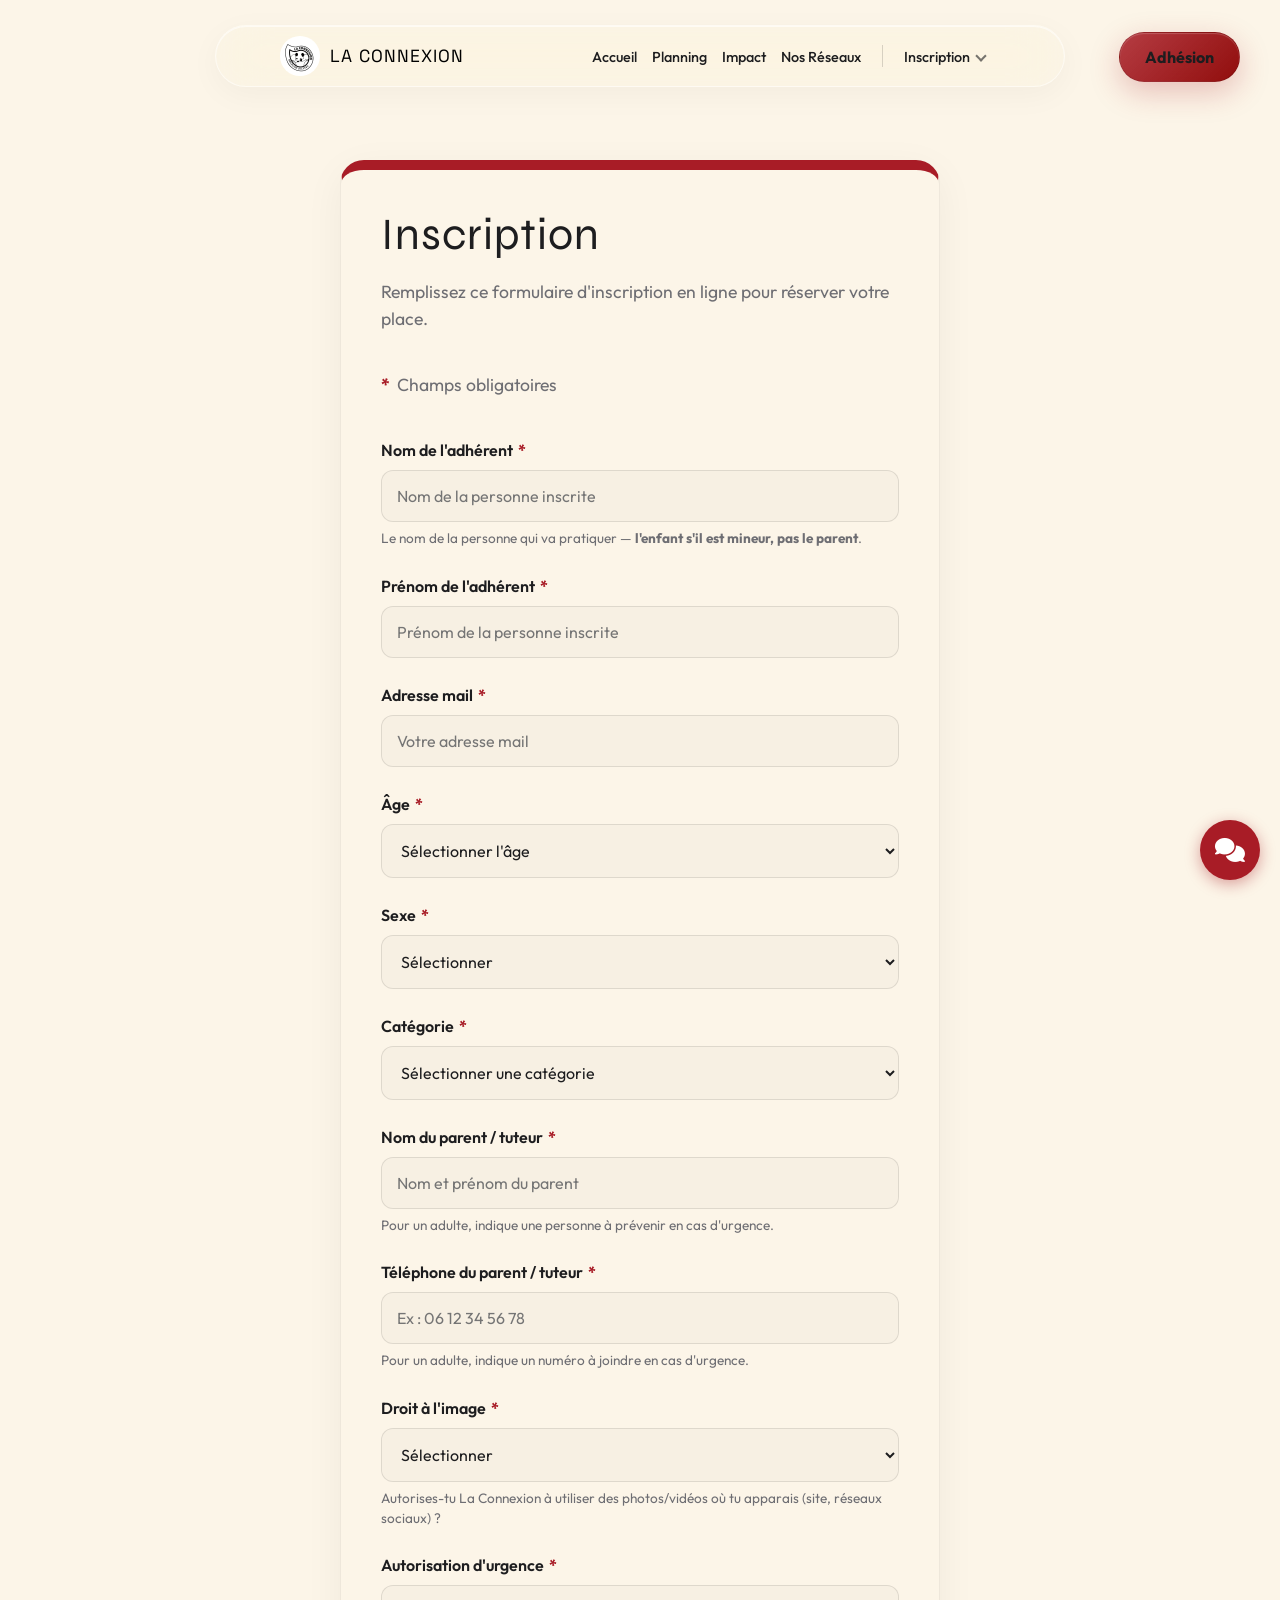
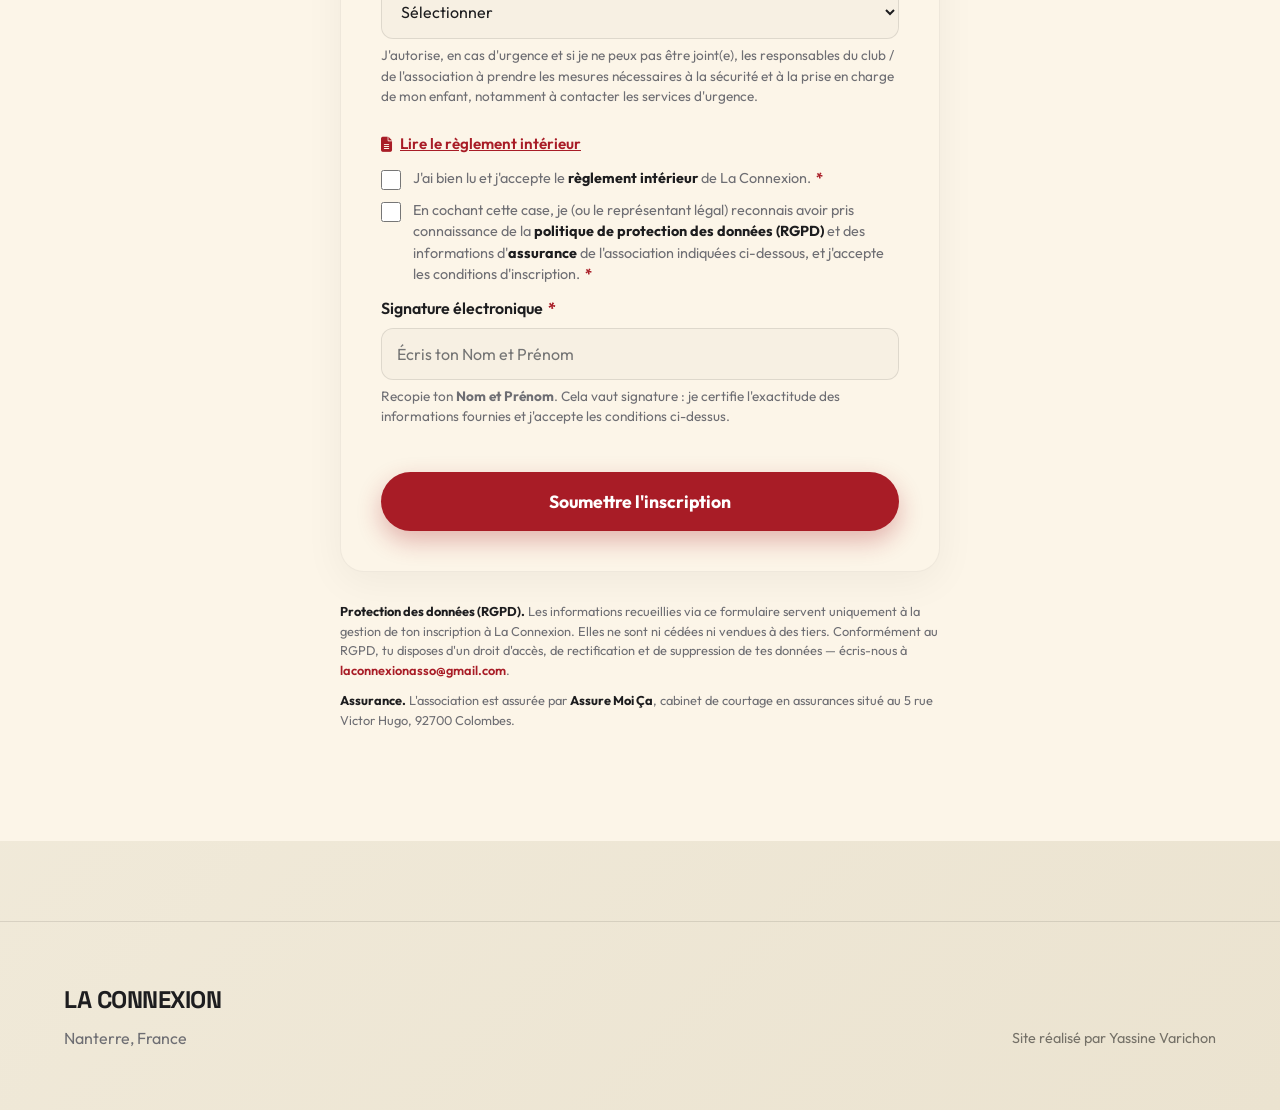
<file: inscription.html>
<!DOCTYPE html>
<html lang="fr">

<head>
    <meta charset="UTF-8">
    <meta name="viewport" content="width=device-width, initial-scale=1.0">
    <title>S'inscrire à La Connexion | JJB Nanterre ✍️</title>
    <link rel="preconnect" href="https://fonts.googleapis.com">
    <link rel="preconnect" href="https://fonts.gstatic.com" crossorigin>
    <link
        href="https://fonts.googleapis.com/css2?family=Syne:wght@600;700;800&family=Outfit:wght@300;400;600;800&family=Space+Grotesk:wght@500;700&display=block"
        rel="stylesheet">
    <link rel="stylesheet" href="style.css">
    <link rel="stylesheet" href="mobile_responsive.css">
    <link rel="shortcut icon" href="assets/logo.jpg" type="image/x-icon">
    <link rel="icon" href="assets/logo.jpg" type="image/x-icon">
    <link rel="stylesheet" href="https://cdnjs.cloudflare.com/ajax/libs/font-awesome/6.4.0/css/all.min.css">
    <style>
        .form-container {
            max-width: 600px;
            margin: 0 auto;
            background: var(--bg);
            border-radius: 24px;
            box-shadow: 0 10px 40px rgba(0, 0, 0, 0.05);
            border: 1px solid rgba(0, 0, 0, 0.05);
            border-top: 10px solid var(--primary);
            padding: 40px;
            text-align: left;
        }

        .form-container h1 {
            font-family: 'Syne', sans-serif;
            color: var(--text);
            margin-bottom: 20px;
            font-size: 2.8rem;
            line-height: 1.1;
        }

        .form-container p {
            color: var(--text-muted);
            margin-bottom: 40px;
            font-family: 'Outfit', sans-serif;
            font-size: 1.1rem;
        }

        .form-group {
            margin-bottom: 25px;
        }

        .form-group label {
            display: block;
            margin-bottom: 8px;
            font-weight: 600;
            font-family: 'Outfit', sans-serif;
            color: var(--text);
        }

        .form-group input,
        .form-group select {
            width: 100%;
            padding: 15px;
            border: 1px solid rgba(0, 0, 0, 0.1);
            border-radius: 12px;
            font-family: 'Outfit', sans-serif;
            font-size: 1rem;
            box-sizing: border-box;
            background: rgba(0, 0, 0, 0.02);
            transition: all 0.3s ease;
            color: var(--text);
        }

        .form-group input:focus,
        .form-group select:focus {
            outline: none;
            border-color: var(--primary);
            background: white;
            box-shadow: 0 0 0 4px rgba(168, 28, 38, 0.1);
        }

        .submit-btn {
            background-color: var(--primary);
            color: white;
            padding: 18px 30px;
            font-size: 1.1rem;
            font-weight: 700;
            border: none;
            border-radius: 100px;
            cursor: pointer;
            font-family: 'Outfit', sans-serif;
            transition: all 0.3s ease;
            width: 100%;
            margin-top: 20px;
            box-shadow: 0 10px 25px rgba(168, 28, 38, 0.3);
        }

        .submit-btn:hover {
            background-color: #000;
            transform: translateY(-3px);
            box-shadow: 0 15px 35px rgba(0, 0, 0, 0.3);
        }

        .inscription-section {
            padding-top: 160px;
            padding-bottom: 100px;
            background: var(--bg);
            min-height: 100vh;
        }

        .form-check {
            margin: 5px 0 10px;
        }

        .form-check label {
            display: flex;
            align-items: flex-start;
            gap: 12px;
            cursor: pointer;
            font-family: 'Outfit', sans-serif;
            font-size: 0.9rem;
            line-height: 1.5;
            color: var(--text-muted);
        }

        .form-check input[type="checkbox"] {
            width: 20px;
            height: 20px;
            min-width: 20px;
            margin-top: 2px;
            accent-color: var(--primary);
            cursor: pointer;
        }

        .form-check strong {
            color: var(--text);
        }

        .reglement-row {
            margin: 5px 0 12px;
        }

        .reglement-link {
            display: inline-flex;
            align-items: center;
            gap: 8px;
            color: var(--primary);
            font-weight: 600;
            font-family: 'Outfit', sans-serif;
            font-size: 0.95rem;
            text-decoration: underline;
        }

        .legal-note {
            max-width: 600px;
            margin: 30px auto 0;
            font-family: 'Outfit', sans-serif;
            font-size: 0.8rem;
            line-height: 1.55;
            color: var(--text-muted);
            text-align: left;
        }

        .legal-note p {
            margin-bottom: 10px;
        }

        .legal-note strong {
            color: var(--text);
        }

        .legal-note a {
            color: var(--primary);
            font-weight: 600;
        }

        @media (max-width: 768px) {
            .form-container {
                padding: 25px;
            }
        }
    </style>
</head>

<body>

    <!-- Navbar -->
    <nav class="navbar">
        <div class="container nav-content">
            <div class="logo">
                <a href="index.html" style="display: flex; align-items: center; color: black;">
                    <img src="assets/logo.jpg" alt="Logo">
                    <span>LA CONNEXION</span>
                </a>
            </div>
            <ul class="nav-links">
                <li><a href="index.html">Accueil</a></li>
                <li><a href="planning.html">Planning</a></li>
                <li><a href="impact.html">Impact</a></li>
                <li><a href="reseaux.html">Nos Réseaux</a></li>
                <li class="nav-sep" aria-hidden="true"></li>
                <li class="has-dropdown">
                    <a href="inscription.html" class="dropdown-toggle active">Inscription</a>
                    <ul class="dropdown-menu">
                        <li><a href="inscription.html" class="active">S'inscrire</a></li>
                        <li><a href="paiement.html">Tarif et adhésion</a></li>
                        <li><a href="certificat.html">Certificat médical</a></li>
                        <li><a href="aide-financiere.html">Aides financières</a></li>
                    </ul>
                </li>
                <li><a href="https://www.helloasso.com/associations/la-connexion-nanterre/formulaires/3" target="_blank" rel="noopener" class="cta-btn">Adhésion</a></li>
            </ul>
            <div class="burger">
                <div class="line"></div>
                <div class="line"></div>
            </div>
        </div>
    </nav>

    <!-- Desktop Floating CTA -->
    <a href="https://www.helloasso.com/associations/la-connexion-nanterre/formulaires/3" class="floating-cta" target="_blank">Adhésion</a>

    <!-- Inscription Section -->
    <section class="inscription-section">
        <div class="container">
            <div class="form-container">
                <h1>Inscription</h1>
                <p>Remplissez ce formulaire d'inscription en ligne pour réserver votre place.</p>
                <form id="inscription-form">
                    <input type="hidden" name="form_type" value="Inscription">
                    <p class="form-required-note"><span class="req">*</span> Champs obligatoires</p>
                    <div class="form-group">
                        <label for="nom">Nom de l'adhérent <span class="req">*</span></label>
                        <input type="text" id="nom" name="Nom" placeholder="Nom de la personne inscrite" required>
                        <span class="hint">Le nom de la personne qui va pratiquer —
                            <strong>l'enfant s'il est mineur, pas le parent</strong>.</span>
                    </div>

                    <div class="form-group">
                        <label for="prenom">Prénom de l'adhérent <span class="req">*</span></label>
                        <input type="text" id="prenom" name="Prénom" placeholder="Prénom de la personne inscrite"
                            required>
                    </div>

                    <div class="form-group">
                        <label for="email">Adresse mail <span class="req">*</span></label>
                        <input type="email" id="email" name="Adresse mail" placeholder="Votre adresse mail" required>
                    </div>

                    <div class="form-group">
                        <label for="age">Âge <span class="req">*</span></label>
                        <select id="age" name="Âge" required>
                            <option value="" disabled selected>Sélectionner l'âge</option>
                        </select>
                    </div>

                    <div class="form-group">
                        <label for="sexe">Sexe <span class="req">*</span></label>
                        <select id="sexe" name="Sexe" required>
                            <option value="" disabled selected>Sélectionner</option>
                            <option value="Homme">Homme</option>
                            <option value="Femme">Femme</option>
                        </select>
                    </div>

                    <div class="form-group">
                        <label for="tranche">Catégorie <span class="req">*</span></label>
                        <select id="tranche" name="Tranche" required>
                            <option value="" disabled selected>Sélectionner une catégorie</option>
                            <option value="Kids (5/9 ans)">KIDS (5/9 ans)</option>
                            <option value="Ados (10/15 ans)">ADOS (10/15 ans)</option>
                            <option value="Adultes (16 ans +)">ADULTES (16 ans +)</option>
                            <option value="Adultes Femmes (16 ans +)">ADULTES FEMMES (16 ans +)</option>
                        </select>
                    </div>

                    <div class="form-group">
                        <label for="nom-parent">Nom du parent / tuteur <span class="req">*</span></label>
                        <input type="text" id="nom-parent" name="Nom parent"
                            placeholder="Nom et prénom du parent" required>
                        <span class="hint">Pour un adulte, indique une personne à prévenir en cas d'urgence.</span>
                    </div>

                    <div class="form-group">
                        <label for="tel-parent">Téléphone du parent / tuteur <span class="req">*</span></label>
                        <input type="tel" id="tel-parent" name="Téléphone parent"
                            placeholder="Ex : 06 12 34 56 78" required>
                        <span class="hint">Pour un adulte, indique un numéro à joindre en cas d'urgence.</span>
                    </div>

                    <div class="form-group">
                        <label for="droit-image">Droit à l'image <span class="req">*</span></label>
                        <select id="droit-image" name="Droit à l'image" required>
                            <option value="" disabled selected>Sélectionner</option>
                            <option value="Oui">Oui, j'autorise</option>
                            <option value="Non">Non, je n'autorise pas</option>
                        </select>
                        <span class="hint">Autorises-tu La Connexion à utiliser des photos/vidéos où tu apparais
                            (site, réseaux sociaux) ?</span>
                    </div>

                    <div class="form-group">
                        <label for="urgence">Autorisation d'urgence <span class="req">*</span></label>
                        <select id="urgence" name="Autorisation urgence" required>
                            <option value="" disabled selected>Sélectionner</option>
                            <option value="Oui">Oui, j'autorise</option>
                            <option value="Non">Non, je n'autorise pas</option>
                        </select>
                        <span class="hint">J'autorise, en cas d'urgence et si je ne peux pas être joint(e), les
                            responsables du club / de l'association à prendre les mesures nécessaires à la sécurité et à
                            la prise en charge de mon enfant, notamment à contacter les services d'urgence.</span>
                    </div>

                    <div class="reglement-row">
                        <a href="reglement-interieur.pdf" target="_blank" rel="noopener" class="reglement-link">
                            <i class="fas fa-file-lines"></i> Lire le règlement intérieur
                        </a>
                    </div>

                    <div class="form-check">
                        <label for="reglement">
                            <input type="checkbox" id="reglement" name="Règlement lu" value="Oui" required>
                            <span>J'ai bien lu et j'accepte le <strong>règlement intérieur</strong> de La Connexion.
                                <span class="req">*</span></span>
                        </label>
                    </div>

                    <div class="form-check">
                        <label for="consent">
                            <input type="checkbox" id="consent" name="Consentement" value="Oui" required>
                            <span>En cochant cette case, je (ou le représentant légal) reconnais avoir pris
                                connaissance de la <strong>politique de protection des données (RGPD)</strong> et des
                                informations d'<strong>assurance</strong> de l'association indiquées ci-dessous, et
                                j'accepte les conditions d'inscription. <span class="req">*</span></span>
                        </label>
                    </div>

                    <div class="form-group">
                        <label for="signature">Signature électronique <span class="req">*</span></label>
                        <input type="text" id="signature" name="Signature" placeholder="Écris ton Nom et Prénom"
                            required>
                        <span class="hint">Recopie ton <strong>Nom et Prénom</strong>. Cela vaut signature : je
                            certifie l'exactitude des informations fournies et j'accepte les conditions ci-dessus.</span>
                    </div>

                    <button type="submit" class="submit-btn" id="submit-btn">Soumettre l'inscription</button>
                    <div id="form-msg" style="margin-top: 15px; font-weight: 600; text-align: center; display: none;">
                    </div>
                </form>

                <script>
                    const scriptURL = 'https://script.google.com/macros/s/AKfycbw8-Ddkha946zlPteWJrFTK-xGttkoODrwwEy5raM5zUesLVrupC9g83qtgh12itOW_VQ/exec';
                    const form = document.getElementById('inscription-form');
                    const btn = document.getElementById('submit-btn');
                    const msg = document.getElementById('form-msg');

                    // Remplissage du menu déroulant Âge : de 5 à 70 ans, puis "Plus de 70 ans"
                    const ageSelect = document.getElementById('age');
                    for (let a = 5; a <= 70; a++) {
                        ageSelect.insertAdjacentHTML('beforeend', `<option value="${a} ans">${a} ans</option>`);
                    }
                    ageSelect.insertAdjacentHTML('beforeend', '<option value="Plus de 70 ans">Plus de 70 ans</option>');

                    let hideMsgTimer = null;

                    // Dès que l'utilisateur recommence à remplir, on masque l'ancien message de confirmation
                    form.addEventListener('input', () => {
                        if (msg.style.display === "block") {
                            msg.style.display = "none";
                        }
                    });

                    form.addEventListener('submit', e => {
                        e.preventDefault();
                        btn.disabled = true;
                        btn.innerHTML = "Envoi en cours...";
                        msg.style.display = "none";
                        if (hideMsgTimer) clearTimeout(hideMsgTimer);

                        // Using no-cors mode is essential for Google Apps Script Web Apps
                        fetch(scriptURL, {
                            method: 'POST',
                            body: new FormData(form),
                            mode: 'no-cors'
                        }).catch(error => console.error('Erreur réseau:', error));

                        setTimeout(() => {
                            msg.style.display = "block";
                            msg.style.color = "#4CAF50";
                            msg.innerHTML = "Merci ! Votre pré-inscription a bien été reçue.";
                            form.reset();
                            btn.innerHTML = "Soumettre l'inscription";
                            btn.disabled = false;
                            // Le message disparaît tout seul au bout de 6 secondes
                            hideMsgTimer = setTimeout(() => { msg.style.display = "none"; }, 6000);
                        }, 1200);
                    })
                </script>
            </div>

            <div class="legal-note">
                <p><strong>Protection des données (RGPD).</strong> Les informations recueillies via ce formulaire
                    servent uniquement à la gestion de ton inscription à La Connexion. Elles ne sont ni cédées ni
                    vendues à des tiers. Conformément au RGPD, tu disposes d'un droit d'accès, de rectification et de
                    suppression de tes données — écris-nous à
                    <a href="mailto:laconnexionasso@gmail.com">laconnexionasso@gmail.com</a>.</p>
                <p><strong>Assurance.</strong> L'association est assurée par <strong>Assure Moi Ça</strong>, cabinet de
                    courtage en assurances situé au 5 rue Victor Hugo, 92700 Colombes.</p>
            </div>
        </div>
    </section>

    <!-- Footer -->
    <footer>
        <div class="container footer-flex">
            <div class="brand">
                <h3>LA CONNEXION</h3>
                <p>Nanterre, France</p>
            </div>
            <div class="creator">
                <p style="color: black;">Site réalisé par Yassine Varichon</p>
            </div>
        </div>
    </footer>

    <script src="script.js"></script>
</body>

</html>
</file>
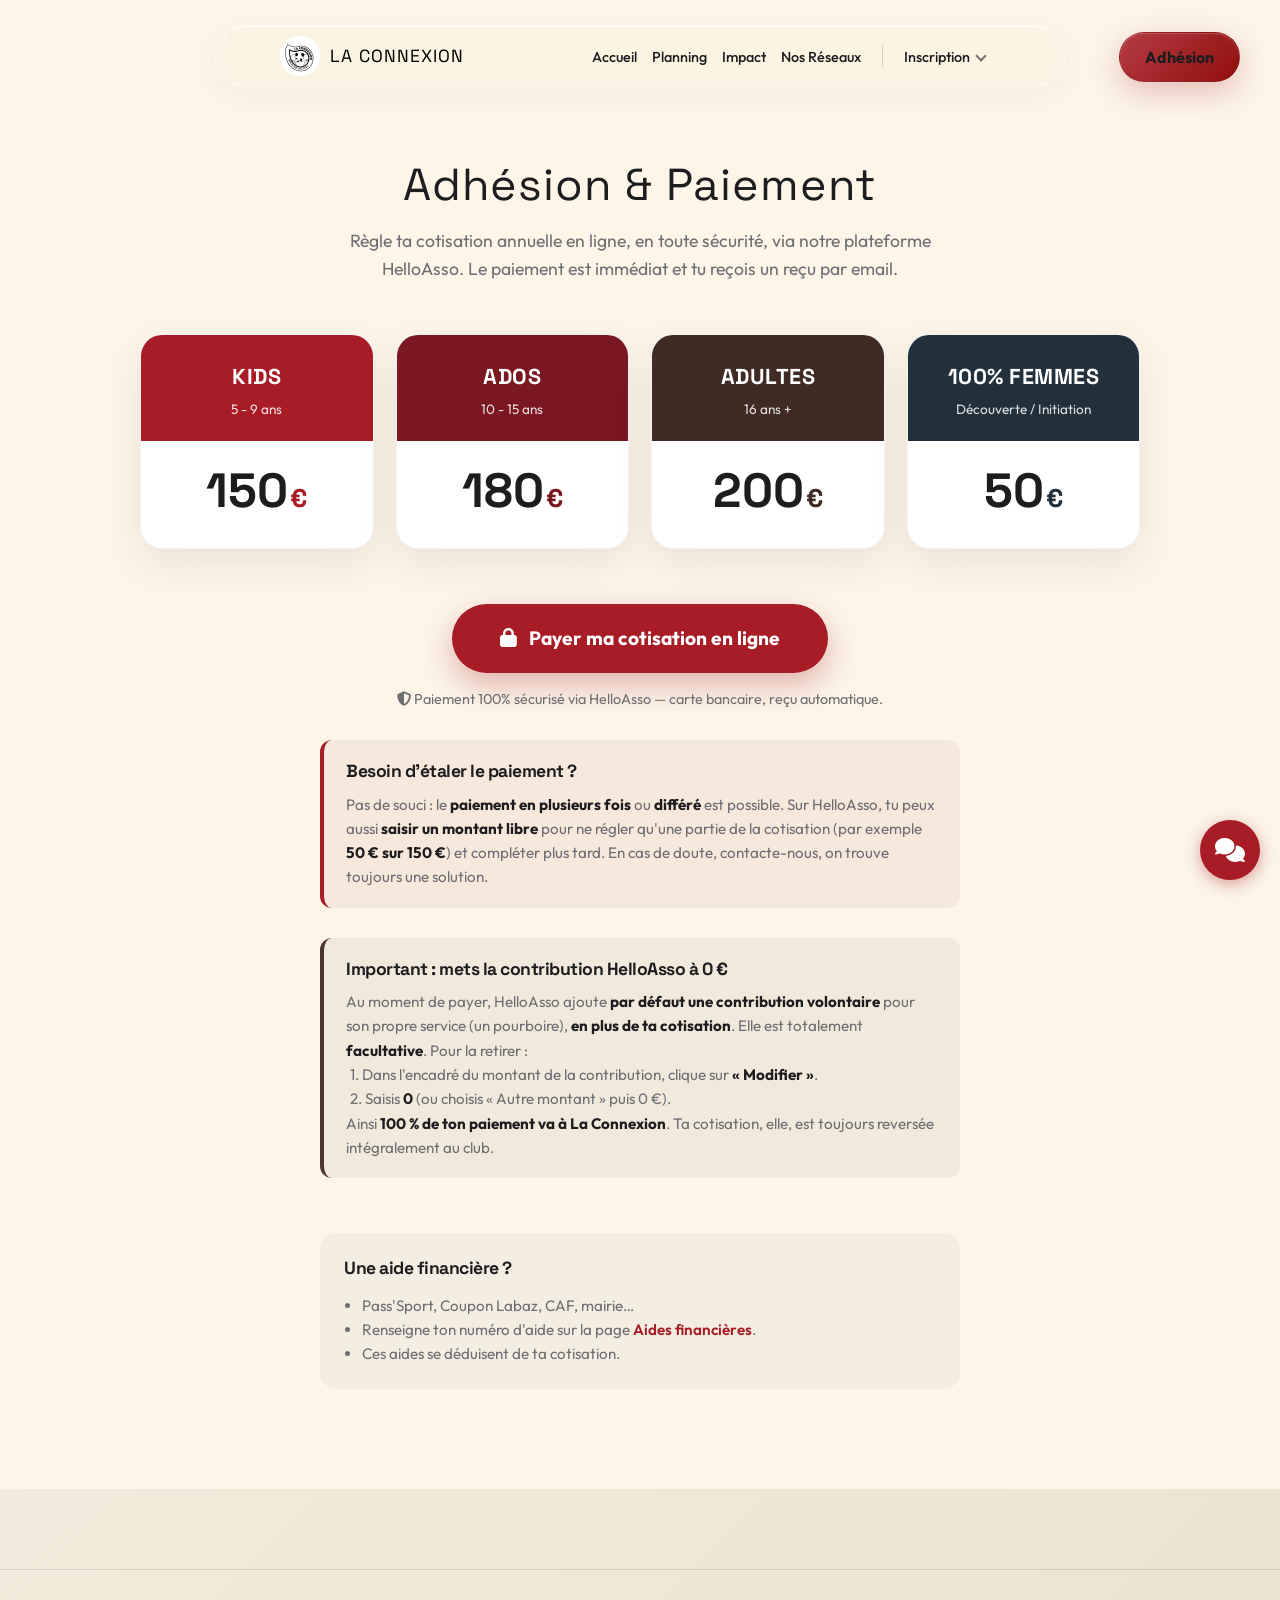
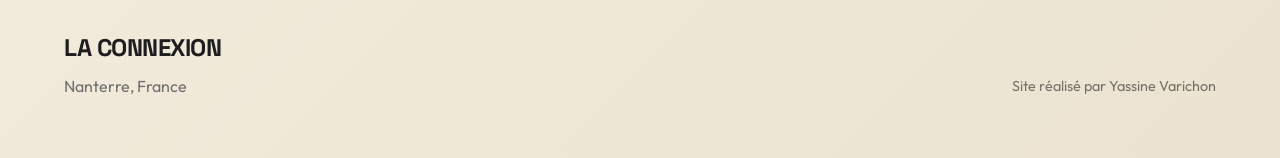
<file: paiement.html>
<!DOCTYPE html>
<html lang="fr">

<head>
    <meta charset="UTF-8">
    <meta name="viewport" content="width=device-width, initial-scale=1.0">
    <title>Adhésion &amp; Paiement | La Connexion JJB Nanterre</title>
    <link rel="preconnect" href="https://fonts.googleapis.com">
    <link rel="preconnect" href="https://fonts.gstatic.com" crossorigin>
    <link
        href="https://fonts.googleapis.com/css2?family=Syne:wght@600;700;800&family=Outfit:wght@300;400;600;800&family=Space+Grotesk:wght@500;700&display=block"
        rel="stylesheet">
    <link rel="stylesheet" href="style.css">
    <link rel="stylesheet" href="mobile_responsive.css">
    <link rel="shortcut icon" href="assets/logo.jpg" type="image/x-icon">
    <link rel="icon" href="assets/logo.jpg" type="image/x-icon">
    <link rel="stylesheet" href="https://cdnjs.cloudflare.com/ajax/libs/font-awesome/6.4.0/css/all.min.css">
    <style>
        .pay-section {
            padding-top: 160px;
            padding-bottom: 100px;
            background: var(--bg);
            min-height: 100vh;
        }

        .pay-header {
            text-align: center;
            max-width: 640px;
            margin: 0 auto 50px;
        }

        .pay-header h1 {
            font-family: var(--font-heading);
            font-size: 2.8rem;
            color: var(--text);
            margin-bottom: 18px;
            line-height: 1.1;
        }

        .pay-header p {
            font-family: 'Outfit', sans-serif;
            font-size: 1.1rem;
            color: var(--text-muted);
            line-height: 1.6;
        }

        /* Tarifs (repris du planning) */
        .tarifs-grid {
            display: grid;
            grid-template-columns: repeat(auto-fit, minmax(230px, 1fr));
            gap: 22px;
            max-width: 1000px;
            margin: 0 auto;
        }

        .tarif-card {
            background: #fff;
            border-radius: 22px;
            overflow: hidden;
            box-shadow: 0 15px 40px rgba(0, 0, 0, 0.08);
            border: 1px solid rgba(0, 0, 0, 0.05);
            transition: transform 0.3s ease, box-shadow 0.3s ease;
            display: flex;
            flex-direction: column;
        }

        .tarif-card:hover {
            transform: translateY(-8px);
            box-shadow: 0 25px 55px rgba(0, 0, 0, 0.15);
        }

        .tarif-head {
            background: var(--accent-color, #A81C26);
            color: #fff;
            padding: 26px 22px 22px;
            text-align: center;
        }

        .tarif-head h3 {
            font-family: var(--font-heading);
            font-size: 1.35rem;
            letter-spacing: 0.5px;
            margin-bottom: 6px;
            color: #fff;
        }

        .tarif-age {
            font-family: 'Outfit', sans-serif;
            font-size: 0.85rem;
            font-weight: 400;
            opacity: 0.85;
            display: block;
        }

        .tarif-price {
            padding: 26px 22px 30px;
            text-align: center;
            font-family: var(--font-heading);
            font-weight: 800;
            color: var(--text);
            display: flex;
            align-items: baseline;
            justify-content: center;
            gap: 2px;
        }

        .tarif-price .amount {
            font-size: 3rem;
            line-height: 1;
        }

        .tarif-price .cur {
            font-size: 1.6rem;
            color: var(--accent-color, #A81C26);
        }

        .pay-cta-wrap {
            text-align: center;
            margin: 55px auto 0;
            max-width: 640px;
        }

        .pay-cta {
            display: inline-flex;
            align-items: center;
            gap: 12px;
            background-color: var(--primary);
            color: #fff;
            padding: 20px 48px;
            font-size: 1.2rem;
            font-weight: 700;
            border-radius: 100px;
            font-family: 'Outfit', sans-serif;
            text-decoration: none;
            box-shadow: 0 12px 30px rgba(168, 28, 38, 0.3);
            transition: all 0.3s ease;
        }

        .pay-cta:hover {
            background-color: #000;
            transform: translateY(-3px);
            box-shadow: 0 18px 40px rgba(0, 0, 0, 0.3);
        }

        .pay-secure {
            margin-top: 16px;
            font-family: 'Outfit', sans-serif;
            font-size: 0.9rem;
            color: var(--text-muted);
        }

        .pay-flex-note {
            margin: 30px auto 0;
            max-width: 640px;
            text-align: left;
            background: rgba(168, 28, 38, 0.06);
            border-left: 4px solid var(--primary);
            border-radius: 12px;
            padding: 18px 22px;
            font-family: 'Outfit', sans-serif;
        }

        .pay-flex-note h4 {
            font-family: var(--font-heading);
            font-size: 1.1rem;
            color: var(--text);
            margin-bottom: 8px;
        }

        .pay-flex-note p {
            font-size: 0.95rem;
            line-height: 1.6;
            color: var(--text-muted);
        }

        .pay-flex-note strong {
            color: var(--text);
        }

        .pay-info {
            max-width: 640px;
            margin: 55px auto 0;
        }

        .pay-info .info-box {
            background: rgba(0, 0, 0, 0.03);
            border-radius: 16px;
            padding: 22px 24px;
            font-family: 'Outfit', sans-serif;
        }

        .pay-info h4 {
            font-family: var(--font-heading);
            font-size: 1.1rem;
            color: var(--text);
            margin-bottom: 12px;
        }

        .pay-info ul {
            margin: 0;
            padding-left: 18px;
            color: var(--text-muted);
            font-size: 0.95rem;
            line-height: 1.6;
        }

        .pay-info a {
            color: var(--primary);
            font-weight: 600;
        }

        @media (max-width: 768px) {
            .pay-info {
                grid-template-columns: 1fr;
            }

            .pay-header h1 {
                font-size: 2.2rem;
            }
        }
    </style>
</head>

<body>

    <!-- Navbar -->
    <nav class="navbar">
        <div class="container nav-content">
            <div class="logo">
                <a href="index.html" style="display: flex; align-items: center; color: black;">
                    <img src="assets/logo.jpg" alt="Logo">
                    <span>LA CONNEXION</span>
                </a>
            </div>
            <ul class="nav-links">
                <li><a href="index.html">Accueil</a></li>
                <li><a href="planning.html">Planning</a></li>
                <li><a href="impact.html">Impact</a></li>
                <li><a href="reseaux.html">Nos Réseaux</a></li>
                <li class="nav-sep" aria-hidden="true"></li>
                <li class="has-dropdown">
                    <a href="inscription.html" class="dropdown-toggle active">Inscription</a>
                    <ul class="dropdown-menu">
                        <li><a href="inscription.html">S'inscrire</a></li>
                        <li><a href="paiement.html" class="active">Tarif et adhésion</a></li>
                        <li><a href="certificat.html">Certificat médical</a></li>
                        <li><a href="aide-financiere.html">Aides financières</a></li>
                    </ul>
                </li>
                <li><a href="https://www.helloasso.com/associations/la-connexion-nanterre/formulaires/3" target="_blank" rel="noopener" class="cta-btn">Adhésion</a></li>
            </ul>
            <div class="burger">
                <div class="line"></div>
                <div class="line"></div>
            </div>
        </div>
    </nav>

    <!-- Desktop Floating CTA -->
    <a href="https://www.helloasso.com/associations/la-connexion-nanterre/formulaires/3" class="floating-cta" target="_blank">Adhésion</a>

    <!-- Paiement Section -->
    <section class="pay-section">
        <div class="container">
            <div class="pay-header">
                <h1>Adhésion &amp; Paiement</h1>
                <p>Règle ta cotisation annuelle en ligne, en toute sécurité, via notre plateforme HelloAsso.
                    Le paiement est immédiat et tu reçois un reçu par email.</p>
            </div>

            <div class="tarifs-grid">
                <div class="tarif-card" style="--accent-color: #A81C26;">
                    <div class="tarif-head">
                        <h3>KIDS</h3>
                        <span class="tarif-age">5 - 9 ans</span>
                    </div>
                    <div class="tarif-price"><span class="amount">150</span><span class="cur">€</span></div>
                </div>
                <div class="tarif-card" style="--accent-color: #7A1721;">
                    <div class="tarif-head">
                        <h3>ADOS</h3>
                        <span class="tarif-age">10 - 15 ans</span>
                    </div>
                    <div class="tarif-price"><span class="amount">180</span><span class="cur">€</span></div>
                </div>
                <div class="tarif-card" style="--accent-color: #3F2A24;">
                    <div class="tarif-head">
                        <h3>ADULTES</h3>
                        <span class="tarif-age">16 ans +</span>
                    </div>
                    <div class="tarif-price"><span class="amount">200</span><span class="cur">€</span></div>
                </div>
                <div class="tarif-card" style="--accent-color: #22303C;">
                    <div class="tarif-head">
                        <h3>100% FEMMES</h3>
                        <span class="tarif-age">Découverte / Initiation</span>
                    </div>
                    <div class="tarif-price"><span class="amount">50</span><span class="cur">€</span></div>
                </div>
            </div>

            <div class="pay-cta-wrap">
                <a href="https://www.helloasso.com/associations/la-connexion-nanterre/formulaires/3" target="_blank"
                    rel="noopener" class="pay-cta"><i class="fas fa-lock"></i> Payer ma cotisation en ligne</a>
                <p class="pay-secure"><i class="fas fa-shield-halved"></i> Paiement 100% sécurisé via HelloAsso —
                    carte bancaire, reçu automatique.</p>

                <div class="pay-flex-note">
                    <h4>Besoin d'étaler le paiement ?</h4>
                    <p>Pas de souci : le <strong>paiement en plusieurs fois</strong> ou <strong>différé</strong> est
                        possible. Sur HelloAsso, tu peux aussi <strong>saisir un montant libre</strong> pour ne régler
                        qu'une partie de la cotisation (par exemple <strong>50 € sur 150 €</strong>) et compléter plus
                        tard. En cas de doute, contacte-nous, on trouve toujours une solution.</p>
                </div>

                <div class="pay-flex-note" style="border-left-color: #4E342E; background: rgba(78, 52, 46, 0.06);">
                    <h4>Important : mets la contribution HelloAsso à 0 €</h4>
                    <p>Au moment de payer, HelloAsso ajoute <strong>par défaut une contribution volontaire</strong> pour
                        son propre service (un pourboire), <strong>en plus de ta cotisation</strong>. Elle est totalement
                        <strong>facultative</strong>. Pour la retirer :</p>
                    <p style="margin-left: 4px;">1. Dans l'encadré du montant de la contribution, clique sur
                        <strong>« Modifier »</strong>.<br>
                        2. Saisis <strong>0</strong> (ou choisis « Autre montant » puis 0&nbsp;€).</p>
                    <p>Ainsi <strong>100 % de ton paiement va à La Connexion</strong>. Ta cotisation, elle, est toujours
                        reversée intégralement au club.</p>
                </div>
            </div>

            <div class="pay-info">
                <div class="info-box">
                    <h4>Une aide financière ?</h4>
                    <ul>
                        <li>Pass'Sport, Coupon Labaz, CAF, mairie…</li>
                        <li>Renseigne ton numéro d'aide sur la page
                            <a href="aide-financiere.html">Aides financières</a>.</li>
                        <li>Ces aides se déduisent de ta cotisation.</li>
                    </ul>
                </div>
            </div>
        </div>
    </section>

    <!-- Footer -->
    <footer>
        <div class="container footer-flex">
            <div class="brand">
                <h3>LA CONNEXION</h3>
                <p>Nanterre, France</p>
            </div>
            <div class="creator">
                <p style="color: black;">Site réalisé par Yassine Varichon</p>
            </div>
        </div>
    </footer>

    <script src="script.js"></script>
</body>

</html>
</file>
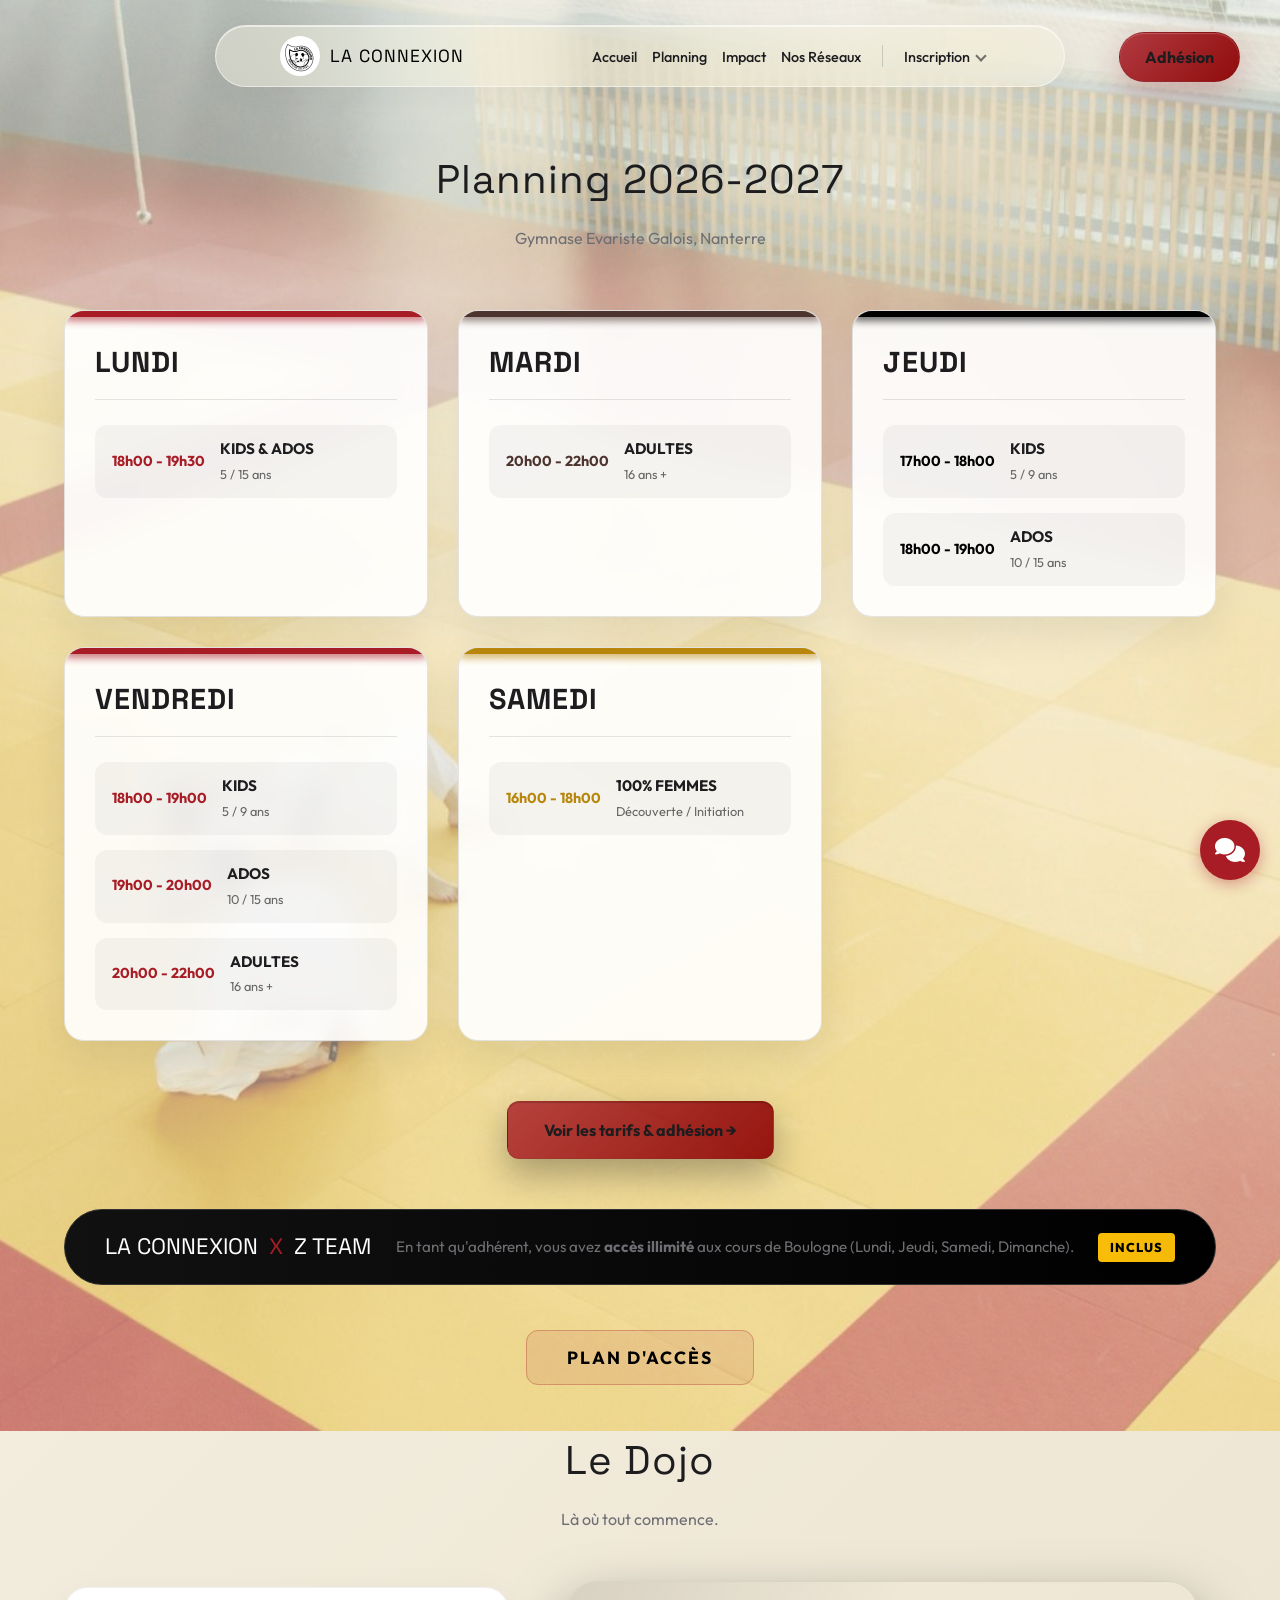
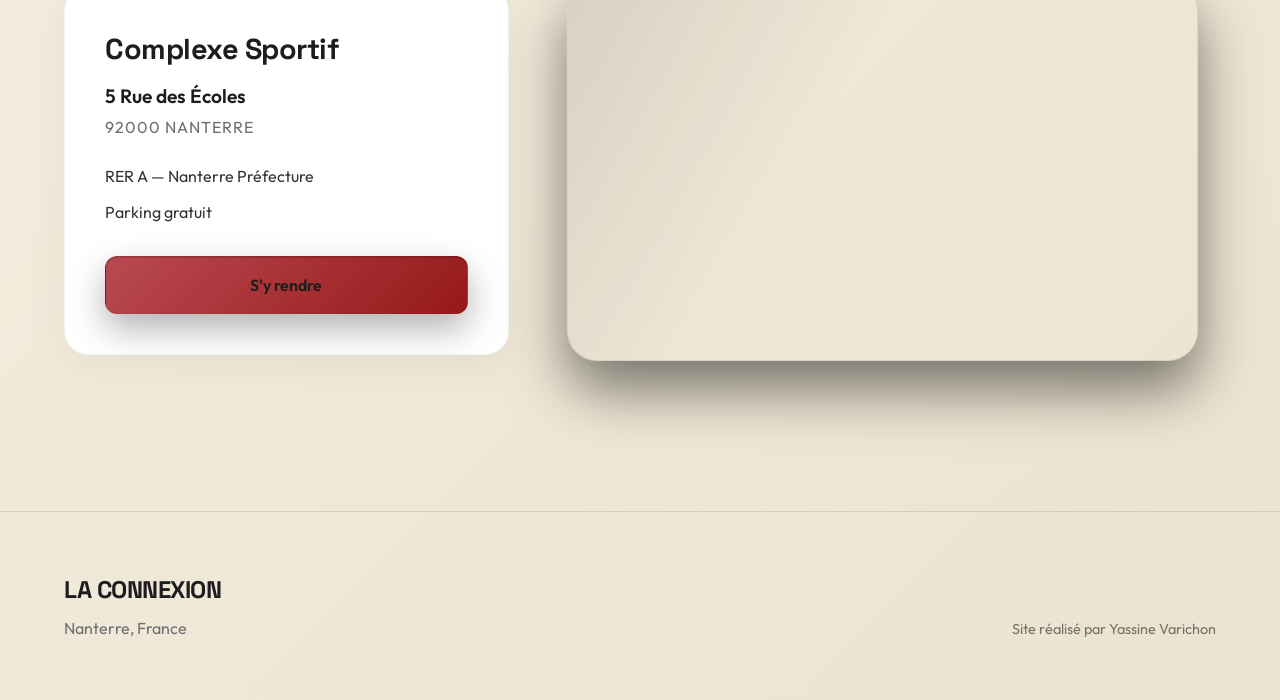
<file: planning.html>
<!DOCTYPE html>
<html lang="fr">

<head>
    <meta charset="UTF-8">
    <meta name="viewport" content="width=device-width, initial-scale=1.0">
    <title>Planning des Cours | La Connexion JJB Nanterre 🥋</title>
    <link rel="preconnect" href="https://fonts.googleapis.com">
    <link rel="preconnect" href="https://fonts.gstatic.com" crossorigin>
    <link
        href="https://fonts.googleapis.com/css2?family=Syne:wght@600;700;800&family=Outfit:wght@300;400;600;800&family=Space+Grotesk:wght@500;700&display=block"
        rel="stylesheet">
    <link rel="stylesheet" href="style.css">
    <link rel="stylesheet" href="mobile_responsive.css">
    <link rel="shortcut icon" href="assets/logo.jpg" type="image/x-icon">
    <link rel="icon" href="assets/logo.jpg" type="image/x-icon">

    <!-- Pré-chargement image de fond -->
    <link rel="preload" as="image" href="assets/fond-planning.jpg">

    <link rel="stylesheet" href="https://cdnjs.cloudflare.com/ajax/libs/font-awesome/6.4.0/css/all.min.css">
    <style>
        #planning-section-bg {
            position: relative;
            padding-top: 150px;
            /* Couleur crème affichée immédiatement, l'image se pose par-dessus une fois chargée */
            background-color: var(--bg);
            background-image: url('assets/fond-planning.jpg');
            background-position: center;
            background-size: cover;
            background-repeat: no-repeat;
            /* 'scroll' au lieu de 'fixed' : bien plus fluide, surtout sur mobile */
            background-attachment: scroll;
            min-height: 100vh;
        }

        /* L'overlay semi-transparent (couleur crème du site) pour ne pas gêner la lecture */
        #planning-section-bg::before {
            content: '';
            position: absolute;
            top: 0;
            left: 0;
            right: 0;
            bottom: 0;
            background: rgba(252, 245, 232, 0.48);
            /* Opacité baissée à 48% pour bien faire ressortir la photo */
            z-index: 1;
        }

        /* On s'assure que le contenu reste au-dessus du fond */
        #planning-section-bg>.container {
            position: relative;
            z-index: 2;
        }

        /* Les cartes du planning auront un effet blur un peu plus prononcé pour contraster */
        .planning-card-v2 {
            background: rgba(255, 255, 255, 0.90) !important;
            backdrop-filter: blur(12px);
            -webkit-backdrop-filter: blur(12px);
            box-shadow: 0 15px 40px rgba(0, 0, 0, 0.08);
        }

        /* --- TARIFS --- */
        .tarifs-grid {
            display: grid;
            grid-template-columns: repeat(auto-fit, minmax(230px, 1fr));
            gap: 22px;
            max-width: 1000px;
            margin: 0 auto;
        }

        .tarif-card {
            background: rgba(255, 255, 255, 0.95);
            backdrop-filter: blur(12px);
            -webkit-backdrop-filter: blur(12px);
            border-radius: 22px;
            overflow: hidden;
            box-shadow: 0 15px 40px rgba(0, 0, 0, 0.08);
            transition: transform 0.3s ease, box-shadow 0.3s ease;
            display: flex;
            flex-direction: column;
        }

        .tarif-card:hover {
            transform: translateY(-8px);
            box-shadow: 0 25px 55px rgba(0, 0, 0, 0.15);
        }

        .tarif-head {
            background: var(--accent-color, #A81C26);
            color: #fff;
            padding: 26px 22px 22px;
            text-align: center;
        }

        .tarif-head h3 {
            font-family: 'Syne', sans-serif;
            font-size: 1.35rem;
            letter-spacing: 0.5px;
            margin-bottom: 6px;
            color: #fff;
        }

        .tarif-age {
            font-family: 'Outfit', sans-serif;
            font-size: 0.85rem;
            font-weight: 400;
            opacity: 0.85;
            display: block;
        }

        .tarif-price {
            padding: 26px 22px 30px;
            text-align: center;
            font-family: 'Syne', sans-serif;
            font-weight: 800;
            color: var(--text);
            display: flex;
            align-items: baseline;
            justify-content: center;
            gap: 2px;
        }

        .tarif-price .amount {
            font-size: 3rem;
            line-height: 1;
        }

        .tarif-price .cur {
            font-size: 1.6rem;
            color: var(--accent-color, #A81C26);
        }
    </style>
</head>

<body>

    <!-- Navbar -->
    <nav class="navbar">
        <div class="container nav-content">
            <div class="logo">
                <a href="index.html" style="display: flex; align-items: center; color: black;">
                    <img src="assets/logo.jpg" alt="Logo">
                    <span>LA CONNEXION</span>
                </a>
            </div>
            <ul class="nav-links">
                <li><a href="index.html">Accueil</a></li>
                <li><a href="planning.html" class="active">Planning</a></li>
                <li><a href="impact.html">Impact</a></li>
                <li><a href="reseaux.html">Nos Réseaux</a></li>
                <li class="nav-sep" aria-hidden="true"></li>
                <li class="has-dropdown">
                    <a href="inscription.html" class="dropdown-toggle">Inscription</a>
                    <ul class="dropdown-menu">
                        <li><a href="inscription.html">S'inscrire</a></li>
                        <li><a href="paiement.html">Tarif et adhésion</a></li>
                        <li><a href="certificat.html">Certificat médical</a></li>
                        <li><a href="aide-financiere.html">Aides financières</a></li>
                    </ul>
                </li>
                <li><a href="https://www.helloasso.com/associations/la-connexion-nanterre/formulaires/3" target="_blank" rel="noopener" class="cta-btn">Adhésion</a></li>
            </ul>
            <div class="burger">
                <div class="line"></div>
                <div class="line"></div>
            </div>
        </div>
    </nav>

    <!-- Desktop Floating CTA -->
    <a href="https://www.helloasso.com/associations/la-connexion-nanterre/formulaires/3" class="floating-cta" target="_blank">Adhésion</a>

    <!-- Planning Section -->
    <section id="planning-section-bg" class="section">
        <div class="container">
            <div class="section-header">
                <h2>Planning 2026-2027</h2>
                <p>Gymnase Evariste Galois, Nanterre</p>
            </div>

            <div class="planning-dynamic-grid">
                <!-- LUNDI CARD -->
                <div class="planning-card-v2" style="--accent-color: #A81C26;">
                    <div class="card-header">
                        <h3>LUNDI</h3>
                    </div>
                    <div class="slots-list">
                        <div class="slot-item">
                            <span class="time">18h00 - 19h30</span>
                            <div class="details">
                                <strong>KIDS & ADOS</strong>
                                <small>5 / 15 ans</small>
                            </div>
                        </div>
                    </div>
                </div>

                <!-- MARDI CARD -->
                <div class="planning-card-v2" style="--accent-color: #4E342E;">
                    <div class="card-header">
                        <h3>MARDI</h3>
                    </div>
                    <div class="slots-list">
                        <div class="slot-item">
                            <span class="time">20h00 - 22h00</span>
                            <div class="details">
                                <strong>ADULTES</strong>
                                <small>16 ans +</small>
                            </div>
                        </div>
                    </div>
                </div>

                <!-- JEUDI CARD -->
                <div class="planning-card-v2" style="--accent-color: #000000;">
                    <div class="card-header">
                        <h3>JEUDI</h3>
                    </div>
                    <div class="slots-list">
                        <div class="slot-item">
                            <span class="time">17h00 - 18h00</span>
                            <div class="details">
                                <strong>KIDS</strong>
                                <small>5 / 9 ans</small>
                            </div>
                        </div>
                        <div class="slot-item">
                            <span class="time">18h00 - 19h00</span>
                            <div class="details">
                                <strong>ADOS</strong>
                                <small>10 / 15 ans</small>
                            </div>
                        </div>
                    </div>
                </div>

                <!-- VENDREDI CARD -->
                <div class="planning-card-v2" style="--accent-color: #A81C26;">
                    <div class="card-header">
                        <h3>VENDREDI</h3>
                    </div>
                    <div class="slots-list">
                        <div class="slot-item">
                            <span class="time">18h00 - 19h00</span>
                            <div class="details">
                                <strong>KIDS</strong>
                                <small>5 / 9 ans</small>
                            </div>
                        </div>
                        <div class="slot-item">
                            <span class="time">19h00 - 20h00</span>
                            <div class="details">
                                <strong>ADOS</strong>
                                <small>10 / 15 ans</small>
                            </div>
                        </div>
                        <div class="slot-item">
                            <span class="time">20h00 - 22h00</span>
                            <div class="details">
                                <strong>ADULTES</strong>
                                <small>16 ans +</small>
                            </div>
                        </div>
                    </div>
                </div>

                <!-- SAMEDI CARD -->
                <div class="planning-card-v2" style="--accent-color: #B8860B;">
                    <div class="card-header">
                        <h3>SAMEDI</h3>
                    </div>
                    <div class="slots-list">
                        <div class="slot-item">
                            <span class="time">16h00 - 18h00</span>
                            <div class="details">
                                <strong>100% FEMMES</strong>
                                <small>Découverte / Initiation</small>
                            </div>
                        </div>
                    </div>
                </div>
            </div>

            <div style="text-align: center; margin-top: 60px;">
                <a href="paiement.html" class="btn-primary"
                    style="display: inline-block; padding: 16px 36px; font-weight: 700;">Voir les tarifs &amp; adhésion →</a>
            </div>

            <!-- Z-TEAM BAR (Updated) -->
            <div class="z-team-bar">
                <div class="z-label">LA CONNEXION <span class="x-mark">X</span> Z TEAM</div>
                <div class="z-info">
                    <p>En tant qu'adhérent, vous avez <strong>accès illimité</strong> aux cours de Boulogne (Lundi,
                        Jeudi, Samedi, Dimanche).</p>
                </div>
                <div class="z-badge">INCLUS</div>
            </div>

            <div style="text-align: center; margin-top: 60px;">
                <span class="btn-ghost"
                    style="cursor: default; pointer-events: none; border: 1px solid rgba(168, 28, 38, 0.3); background: rgba(168, 28, 38, 0.1); font-size: 1.1rem; font-weight: 700; letter-spacing: 2px; text-transform: uppercase; padding: 15px 40px; color: black;">Plan d'accès</span>
            </div>
        </div>
    </section>

    <!-- Location / Map Section -->
    <section class="section scroll-trigger-item" style="padding-top: 0;">
        <div class="container">
            <div class="section-header" style="margin-bottom: 40px;">
                <h2>Le Dojo</h2>
                <p>Là où tout commence.</p>
            </div>

            <div class="location-grid">
                <!-- Address Card -->
                <div class="location-card">
                    <h3>Complexe Sportif</h3>
                    <div class="address-box">
                        <p class="street">5 Rue des Écoles</p>
                        <p class="city">92000 Nanterre</p>
                    </div>
                    <div class="loc-details">
                        <p>RER A — Nanterre Préfecture</p>
                        <p>Parking gratuit</p>
                    </div>
                    <a href="https://www.google.com/maps/dir//5+Rue+des+Ecoles,+92000+Nanterre" target="_blank"
                        class="btn-primary" style="width: 100%; justify-content: center; margin-top: 20px;">S'y rendre</a>
                </div>

                <!-- Map Frame (iOS Style) -->
                <div class="map-container-frame">
                    <iframe
                        src="https://www.google.com/maps/embed?pb=!1m18!1m12!1m3!1d2623.585721111003!2d2.215576776854724!3d48.88514197133588!2m3!1f0!2f0!3f0!3m2!1i1024!2i768!4f13.1!3m3!1m2!1s0x47e664f0b0b0b0b1%3A0x0!2s5+Rue+des+Ecoles%2C+92000+Nanterre!5e0!3m2!1sfr!2sfr!4v1700000000000!5m2!1sfr!2sfr"
                        width="100%" height="100%" style="border:0; filter: grayscale(100%) invert(92%) contrast(83%);"
                        allowfullscreen="" loading="lazy" referrerpolicy="no-referrer-when-downgrade">
                    </iframe>
                    <!-- Glossy Overlay -->
                    <div class="map-gloss"></div>
                </div>
            </div>
        </div>
    </section>

    <!-- Footer -->
    <footer>
        <div class="container footer-flex">
            <div class="brand">
                <h3>LA CONNEXION</h3>
                <p>Nanterre, France</p>
            </div>
            <div class="creator">
                <p style="color: black;">Site réalisé par Yassine Varichon</p>
            </div>
        </div>
    </footer>

    <script src="script.js"></script>
</body>

</html>
</file>
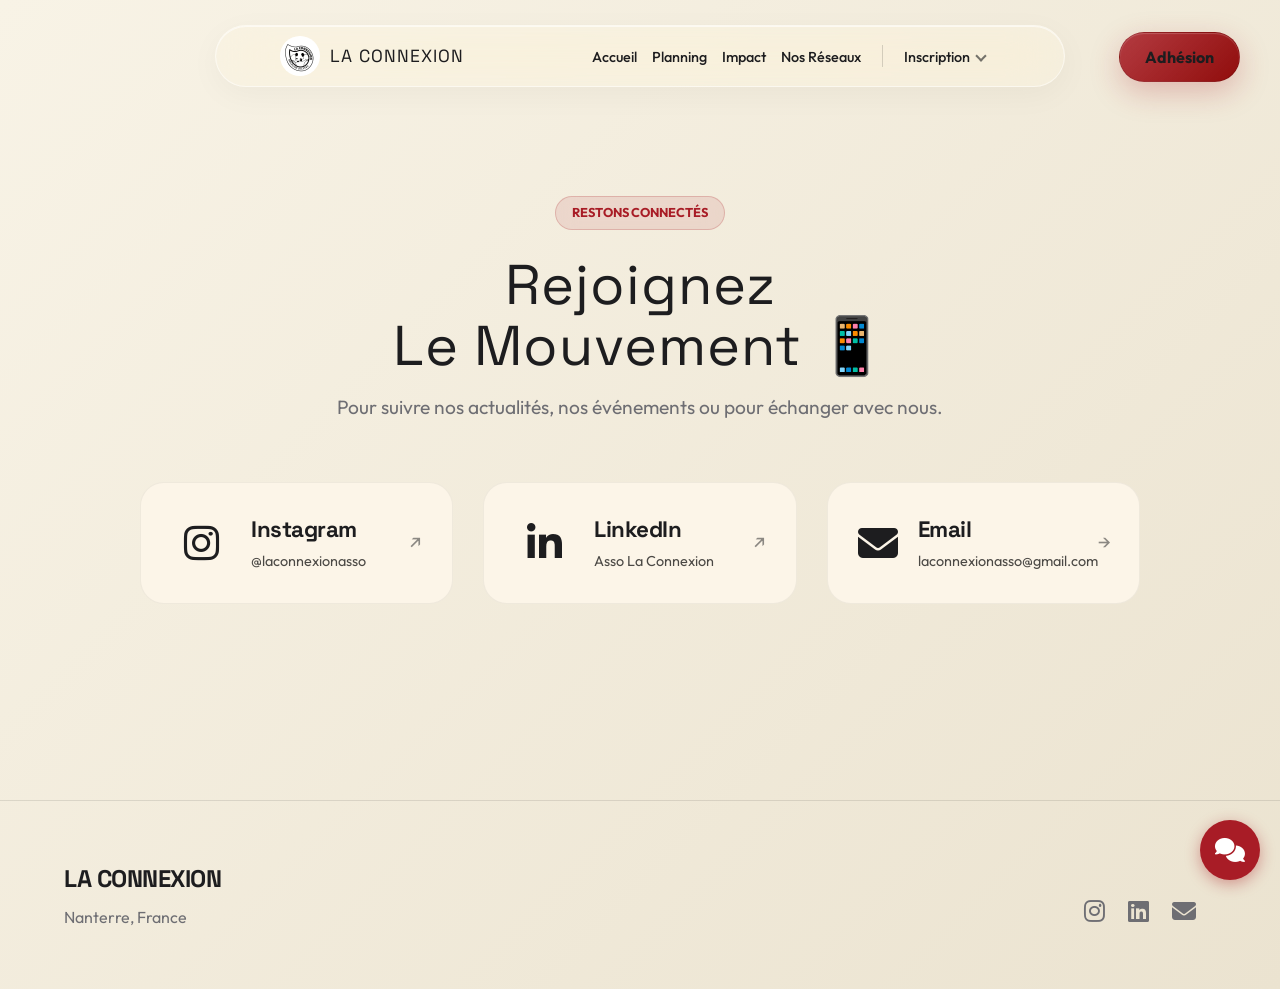
<file: reseaux.html>
<!DOCTYPE html>
<html lang="fr">

<head>
    <meta charset="UTF-8">
    <meta name="viewport" content="width=device-width, initial-scale=1.0">
    <title>Nos Réseaux Sociaux | La Connexion 📱</title>
    <link rel="preconnect" href="https://fonts.googleapis.com">
    <link rel="preconnect" href="https://fonts.gstatic.com" crossorigin>
    <link
        href="https://fonts.googleapis.com/css2?family=Syne:wght@600;700;800&family=Outfit:wght@300;400;600;800&family=Space+Grotesk:wght@500;700&display=block"
        rel="stylesheet">
    <link rel="stylesheet" href="style.css">
    <link rel="stylesheet" href="mobile_responsive.css">
    <link rel="shortcut icon" href="assets/logo.jpg" type="image/x-icon">
    <link rel="icon" href="assets/logo.jpg" type="image/x-icon">
    <link rel="stylesheet" href="https://cdnjs.cloudflare.com/ajax/libs/font-awesome/6.4.0/css/all.min.css">
</head>

<body>

    <!-- Navbar -->
    <nav class="navbar">
        <div class="container nav-content">
            <div class="logo">
                <a href="index.html" style="text-decoration: none; color: inherit; display: flex; align-items: center;">
                    <img src="assets/logo.jpg" alt="Logo">
                    <span>LA CONNEXION</span>
                </a>
            </div>
            <ul class="nav-links">
                <li><a href="index.html">Accueil</a></li>
                <li><a href="planning.html">Planning</a></li>
                <li><a href="impact.html">Impact</a></li>
                <li><a href="reseaux.html" class="active">Nos Réseaux</a></li>
                <li class="nav-sep" aria-hidden="true"></li>
                <li class="has-dropdown">
                    <a href="inscription.html" class="dropdown-toggle">Inscription</a>
                    <ul class="dropdown-menu">
                        <li><a href="inscription.html">S'inscrire</a></li>
                        <li><a href="paiement.html">Tarif et adhésion</a></li>
                        <li><a href="certificat.html">Certificat médical</a></li>
                        <li><a href="aide-financiere.html">Aides financières</a></li>
                    </ul>
                </li>
                <li><a href="https://www.helloasso.com/associations/la-connexion-nanterre/formulaires/3" target="_blank" rel="noopener" class="cta-btn">Adhésion</a></li>
            </ul>
            <div class="burger">
                <div class="line"></div>
                <div class="line"></div>
            </div>
        </div>
    </nav>

    <!-- Desktop Floating CTA -->
    <a href="https://www.helloasso.com/associations/la-connexion-nanterre/formulaires/3" class="floating-cta" target="_blank">Adhésion</a>

    <!-- Social Hub Section -->
    <section class="social-hub-section">
        <div class="container">
            <div class="social-header">
                <div class="badge">RESTONS CONNECTÉS</div>
                <h1>Rejoignez <br>Le Mouvement 📱</h1>
                <p>Pour suivre nos actualités, nos événements ou pour échanger avec nous.</p>
            </div>

            <div class="social-grid-cards">
                <!-- Instagram -->
                <a href="https://www.instagram.com/laconnexionasso/" target="_blank" class="social-big-card insta">
                    <div class="social-icon-large">
                        <i class="fab fa-instagram"></i>
                    </div>
                    <div class="social-info">
                        <h3>Instagram</h3>
                        <p>@laconnexionasso</p>
                    </div>
                    <div class="social-arrow">↗</div>
                </a>

                <!-- LinkedIn -->
                <a href="https://www.linkedin.com/company/asso-la-connexion/?viewAsMember=true" target="_blank"
                    class="social-big-card linkedin">
                    <div class="social-icon-large">
                        <i class="fab fa-linkedin-in"></i>
                    </div>
                    <div class="social-info">
                        <h3>LinkedIn</h3>
                        <p>Asso La Connexion</p>
                    </div>
                    <div class="social-arrow">↗</div>
                </a>

                <!-- Email -->
                <a href="mailto:laconnexionasso@gmail.com" class="social-big-card email">
                    <div class="social-icon-large">
                        <i class="fas fa-envelope"></i>
                    </div>
                    <div class="social-info">
                        <h3>Email</h3>
                        <p>laconnexionasso@gmail.com</p>
                    </div>
                    <div class="social-arrow">→</div>
                </a>
            </div>
        </div>
    </section>

    <!-- Footer -->
    <footer>
        <div class="container footer-flex">
            <div class="brand">
                <h3>LA CONNEXION</h3>
                <p>Nanterre, France</p>
            </div>
            <div class="socials">
                <a href="https://www.instagram.com/laconnexionasso/" target="_blank"><i
                        class="fab fa-instagram"></i></a>
                <a href="https://www.linkedin.com/company/asso-la-connexion/?viewAsMember=true" target="_blank"><i
                        class="fab fa-linkedin"></i></a>
                <a href="mailto:laconnexionasso@gmail.com"><i class="fas fa-envelope"></i></a>
            </div>
        </div>
    </footer>

    <script src="script.js"></script>
</body>

</html>
</file>
<file: style.css>
:root {
    --bg: #FCF5E8;
    --surface: #FCF5E8;
    /* Rich Warm Cream */
    --surface-light: #F2EAD9;
    /* Darker Cream Accent */
    --text: #1d1d1f;
    --text-muted: #6e6e73;
    --primary: #A81C26;
    --secondary: #4E342E;
    --accent: #FFC107;

    --font-heading: 'Space Grotesk', sans-serif;
    --font-main: 'Outfit', sans-serif;
}

h1,
h2,
h3,
h4,
h5,
h6 {
    color: var(--text);
}

* {
    margin: 0;
    padding: 0;
    box-sizing: border-box;
}

html,
body {
    width: 100%;
    max-width: 100%;
    overflow-x: hidden;
}

body {
    /* Sophisticated Cream Gradient */
    background: linear-gradient(135deg, #F8F3E6 0%, #EBE3D0 100%);
    background-color: var(--bg);
    min-height: 100vh;
    color: var(--text);
    font-family: var(--font-main);
    line-height: 1.5;
}

h1,
h2 {
    font-family: var(--font-heading);
    font-weight: 400;
    /* Bagel is bold by default */
    letter-spacing: 1px;
}

h3,
h4,
h5,
h6 {
    font-family: var(--font-main);
    font-weight: 700;
    letter-spacing: -0.5px;
}

a {
    text-decoration: none;
    color: inherit;
}

.container {
    max-width: 1200px;
    margin: 0 auto;
    padding: 0 24px;
}

/* Navbar - iOS Liquid Style */
.navbar {
    position: fixed;
    top: 25px;
    left: 50%;
    transform: translateX(-50%);
    width: fit-content;
    min-width: 850px;
    max-width: 1200px;
    z-index: 1000;
    background: rgba(248, 243, 230, 0.45);
    backdrop-filter: blur(25px) saturate(180%);
    -webkit-backdrop-filter: blur(25px) saturate(180%);
    border: 1px solid rgba(255, 255, 255, 0.5);
    border-radius: 100px;
    padding: 10px 40px;
    box-shadow: 0 8px 32px rgba(0, 0, 0, 0.04), inset 0 1px 0 rgba(255, 255, 255, 0.6);
    transition: all 0.4s cubic-bezier(0.16, 1, 0.3, 1);
}

/* Hide internal CTA on Desktop */
.nav-links .cta-btn {
    display: none;
}

/* External Floating CTA */
.floating-cta {
    position: fixed;
    top: 32px;
    right: 40px;
    z-index: 1002;
    background: linear-gradient(135deg, rgba(168, 28, 38, 0.85), rgba(139, 0, 0, 0.95));
    color: var(--text) !important;
    padding: 12px 25px;
    border-radius: 100px;
    font-weight: 700;
    text-decoration: none;
    box-shadow: 0 10px 30px rgba(168, 28, 38, 0.25), inset 0 1px 1px rgba(255, 255, 255, 0.2);
    border: 1px solid rgba(0, 0, 0, 0.1);
    transition: all 0.3s cubic-bezier(0.16, 1, 0.3, 1);
    backdrop-filter: blur(15px);
    -webkit-backdrop-filter: blur(15px);
}

.floating-cta:hover {
    transform: translateY(-3px) scale(1.05);
    box-shadow: 0 15px 35px rgba(168, 28, 38, 0.3), inset 0 1px 1px rgba(255, 255, 255, 0.3);
}

/* Apple style shrink on scroll */
.navbar.scrolled {
    background: rgba(248, 243, 230, 0.75);
    border-color: rgba(255, 255, 255, 0.7);
    box-shadow: 0 12px 40px rgba(0, 0, 0, 0.08), inset 0 1px 0 rgba(255, 255, 255, 0.8);
    top: 15px;
    padding: 8px 30px;
}

.nav-content {
    display: flex;
    justify-content: space-between;
    align-items: center;
}

.logo {
    display: flex;
    align-items: center;
    font-family: var(--font-heading);
    font-weight: 400;
    letter-spacing: 1px;
    font-size: 1.1rem;
    margin-right: 20px;
    flex-shrink: 0;
}

.logo span {
    white-space: nowrap;
}

.logo img {
    height: 40px;
    margin-right: 10px;
    border-radius: 50%;
}

.nav-links {
    display: flex;
    gap: 15px;
    list-style: none;
    align-items: center;
}

.nav-links a {
    font-size: 0.9rem;
    font-weight: 500;
    color: var(--text);
    /* Black text as requested */
    transition: color 0.3s;
    white-space: nowrap;
}

.nav-links a:hover {
    color: var(--text);
}

/* Séparateur navbar : Découvrir | Rejoindre */
.nav-sep {
    width: 1px;
    height: 22px;
    background: rgba(0, 0, 0, 0.15);
    margin: 0 6px;
    align-self: center;
}

/* Menu déroulant navbar (Inscription > Certificat / Aides) */
.has-dropdown {
    position: relative;
}

.has-dropdown>.dropdown-toggle {
    display: inline-flex;
    align-items: center;
}

.has-dropdown>.dropdown-toggle::after {
    content: '';
    width: 6px;
    height: 6px;
    border-right: 2px solid currentColor;
    border-bottom: 2px solid currentColor;
    transform: rotate(45deg);
    margin-left: 7px;
    margin-top: -3px;
    opacity: 0.6;
    transition: transform 0.25s ease;
}

.has-dropdown:hover>.dropdown-toggle::after,
.has-dropdown:focus-within>.dropdown-toggle::after {
    transform: rotate(225deg);
    margin-top: 2px;
}

.dropdown-menu {
    position: absolute;
    top: 100%;
    left: 0;
    min-width: 215px;
    background: var(--bg);
    border: 1px solid rgba(0, 0, 0, 0.08);
    border-radius: 14px;
    box-shadow: 0 18px 45px rgba(0, 0, 0, 0.12);
    padding: 8px;
    display: flex;
    flex-direction: column;
    gap: 2px;
    list-style: none;
    opacity: 0;
    visibility: hidden;
    transform: translateY(8px);
    transition: opacity 0.2s ease, transform 0.2s ease, visibility 0.2s;
    z-index: 1001;
}

.has-dropdown:hover .dropdown-menu,
.has-dropdown:focus-within .dropdown-menu {
    opacity: 1;
    visibility: visible;
    transform: translateY(0);
}

.dropdown-menu li a {
    display: block;
    padding: 11px 16px;
    border-radius: 10px;
    white-space: nowrap;
    font-size: 0.9rem;
    color: var(--text);
}

.dropdown-menu li a:hover,
.dropdown-menu li a.active {
    background: rgba(168, 28, 38, 0.08);
    color: var(--primary);
}

/* Astérisque des champs obligatoires */
.req {
    color: var(--primary);
    font-weight: 700;
    margin-left: 2px;
}

.form-group .hint {
    display: block;
    margin-top: 6px;
    font-size: 0.85rem;
    font-weight: 400;
    font-family: 'Outfit', sans-serif;
    color: var(--text-muted);
}

.form-required-note {
    font-family: 'Outfit', sans-serif;
    font-size: 0.85rem;
    color: var(--text-muted);
    margin-bottom: 20px;
}

.form-required-note .req {
    margin-left: 0;
    margin-right: 3px;
}

.cta-btn {
    background: linear-gradient(135deg, rgba(168, 28, 38, 0.8), rgba(139, 0, 0, 0.9));
    color: var(--text) !important;
    padding: 10px 20px;
    border-radius: 100px;
    font-weight: 600 !important;
    transition: transform 0.3s;
    box-shadow: 0 5px 15px rgba(168, 28, 38, 0.2), inset 0 1px 1px rgba(0, 0, 0, 0.2);
    border: 1px solid rgba(0, 0, 0, 0.1);
}

.cta-btn:hover {
    transform: translateY(-2px);
    box-shadow: 0 8px 25px rgba(168, 28, 38, 0.4);
}

/* Hero */
.hero {
    padding-top: 140px;
    padding-bottom: 80px;
    min-height: 90vh;
    display: flex;
    align-items: center;
    position: relative;
    overflow: hidden;
    /* Transparent overlay over the new photo */
    background: linear-gradient(to bottom, rgba(26, 26, 26, 0.4) 0%, rgba(26, 26, 26, 0.95) 100%), url('assets/bg_connexion.jpg') center/cover no-repeat;
    position: relative;
    z-index: 1;
}

/* Removed unused .hero::before rules to prevent layering issues */

.hero-grid {
    display: flex;
    flex-direction: column;
    justify-content: center;
    text-align: center;
    max-width: 900px;
    margin: 0 auto;
    align-items: center;
    position: relative;
    z-index: 2;
}

.badge {
    display: inline-block;
    padding: 6px 16px;
    background: rgba(168, 28, 38, 0.1);
    color: var(--primary);
    backdrop-filter: blur(10px);
    -webkit-backdrop-filter: blur(10px);
    border-radius: 100px;
    font-size: 0.8rem;
    font-weight: 700;
    margin-bottom: 24px;
    border: 1px solid rgba(168, 28, 38, 0.2);
}

.hero h1 {
    font-size: 4rem;
    line-height: 1.1;
    margin-bottom: 24px;
    letter-spacing: -2px;
    font-family: var(--font-heading);
    color: #fff;
    /* Force white on dark bg */
}



.cursor {
    display: inline-block;
    background-color: var(--text);
    width: 3px;
    animation: blink 1s infinite;
}

@keyframes blink {
    0% {
        opacity: 1;
    }

    50% {
        opacity: 0;
    }

    100% {
        opacity: 1;
    }
}

.hero p {
    font-size: 1.2rem;
    color: #e0e0e0;
    /* Light grey for dark bg */
    margin-bottom: 40px;
    max-width: 600px;
    margin-left: auto;
    margin-right: auto;
    font-family: var(--font-main);
    /* Keep body readable */
}

.hero-btns {
    display: flex;
    gap: 16px;
    justify-content: center;
    margin-bottom: 40px;
}

/* Hero Specific Button Overrides */
.hero .btn-primary {
    color: white;
    border: 1px solid rgba(255, 255, 255, 0.2);
}

.hero .btn-ghost {
    color: white;
    background: rgba(255, 255, 255, 0.1);
    border: 1px solid rgba(255, 255, 255, 0.3);
}

.hero .trust-indicators p {
    color: #ddd;
}

.btn-primary {
    background: linear-gradient(135deg, rgba(168, 28, 38, 0.8), rgba(139, 0, 0, 0.9));
    color: var(--text);
    padding: 16px 32px;
    border-radius: 12px;
    border: 1px solid rgba(0, 0, 0, 0.1);
    box-shadow: 0 15px 35px rgba(0, 0, 0, 0.3), inset 0 1px 1px rgba(0, 0, 0, 0.2);
    font-weight: 600;
    display: inline-flex;
    align-items: center;
    transition: transform 0.3s;
}

.btn-primary:hover {
    transform: translateY(-2px);
}

.btn-ghost {
    background: rgba(0, 0, 0, 0.05);
    color: var(--text);
    padding: 16px 32px;
    border-radius: 12px;
    font-weight: 600;
    border: 1px solid rgba(0, 0, 0, 0.1);
}

.trust-indicators {
    display: flex;
    align-items: center;
    justify-content: center;
    gap: 16px;
}

.avatars {
    display: flex;
}

.avatar {
    background: var(--surface-light);
    width: 40px;
    height: 40px;
    border-radius: 50%;
    display: flex;
    align-items: center;
    justify-content: center;
    border: 2px solid var(--bg);
    margin-left: -10px;
    font-size: 1.2rem;
}

.avatar:first-child {
    margin-left: 0;
}

.trust-indicators p {
    font-size: 0.9rem;
    margin-bottom: 0;
}

/* Hero Visual */
.visual-card {
    position: relative;
    border-radius: 20px;
    overflow: hidden;
    transform: rotate(2deg);
    border: 1px solid rgba(0, 0, 0, 0.1);
}

.visual-card img {
    width: 100%;
    height: auto;
    display: block;
}

.card-float-stat {
    position: absolute;
    bottom: 20px;
    left: 20px;
    background: rgba(10, 10, 10, 0.9);
    backdrop-filter: blur(10px);
    padding: 12px 20px;
    border-radius: 12px;
    display: flex;
    align-items: center;
    gap: 12px;
    border: 1px solid rgba(0, 0, 0, 0.2);
}

.card-float-stat .emoji {
    font-size: 1.5rem;
}

.card-float-stat strong {
    display: block;
    font-size: 0.9rem;
}

.card-float-stat small {
    display: block;
    color: var(--text-muted);
    font-size: 0.8rem;
}

/* Marquee - Modern iOS Liquid Style */
.marquee-track {
    background: rgba(0, 0, 0, 0.02);
    backdrop-filter: blur(20px);
    -webkit-backdrop-filter: blur(20px);
    border-top: 1px solid rgba(0, 0, 0, 0.08);
    border-bottom: 1px solid rgba(0, 0, 0, 0.08);
    padding: 30px 0;
    overflow: hidden;
    margin: 40px 0 60px 0;
    position: relative;
    /* transform: rotate(-2deg) scale(1.05); REMOVED to prevent overflow */
    width: 100%;
    /* Logic: "Liquid" usually means smooth gradients + blur */
    mask-image: linear-gradient(to right, transparent, black 15%, black 85%, transparent);
    -webkit-mask-image: linear-gradient(to right, transparent, black 15%, black 85%, transparent);
}

.marquee-content-scroll {
    display: flex;
    white-space: nowrap;
    animation: scroll 40s linear infinite;
    /* Slower, smoother flow */
}

.marquee-content-scroll span {
    color: rgba(0, 0, 0, 0.9);
    font-weight: 400;
    font-family: var(--font-heading);
    font-size: 2.5rem;
    margin: 0 50px;
    text-transform: uppercase;
    letter-spacing: 2px;
    /* Optional: Gradient text for that "Liquid" shimmer */
    /* background: linear-gradient(45deg, #fff, #aaa); */
    /* -webkit-background-clip: text; */
    /* -webkit-text-fill-color: transparent; */
    opacity: 0.8;
    transition: opacity 0.3s;
}

.marquee-content-scroll:hover span {
    opacity: 0.4;
}

.marquee-content-scroll span:hover {
    opacity: 1;
    transform: scale(1.05);
    filter: blur(0);
}

@keyframes scroll {
    0% {
        transform: translateX(0);
    }

    100% {
        transform: translateX(-50%);
    }
}

/* Bento Grid */
.section {
    padding: 60px 0;
}

#planning {
    padding-top: 10px;
    margin-top: 0;
}

.section-header {
    text-align: center;
    margin-bottom: 60px;
}

.section-header h2 {
    font-size: 2.5rem;
    margin-bottom: 16px;
    font-family: var(--font-heading);
}

.section-header p {
    color: var(--text-muted);
}

.bento-grid {
    /* "Focus Gallery" Layout (Ultra Compact) */
    display: flex;
    gap: 15px;
    height: 280px;
    perspective: 1000px;
}

.bento-card {
    /* Liquid iOS Design */
    flex: 1;
    display: flex;
    flex-direction: column;
    justify-content: center;
    align-items: center;
    text-align: center;
    padding: 30px;
    border-radius: 36px;
    background: rgba(255, 255, 255, 0.4);
    backdrop-filter: blur(24px);
    -webkit-backdrop-filter: blur(24px);
    box-shadow: 0 10px 40px rgba(0, 0, 0, 0.04), inset 0 0 0 1px rgba(255, 255, 255, 0.8);
    transition: flex 0.6s cubic-bezier(0.2, 0.8, 0.2, 1), background 0.4s, transform 0.4s, box-shadow 0.4s;
    overflow: hidden;
    position: relative;
    cursor: default;
}

.bento-card:hover {
    flex: 2.5;
    background: rgba(255, 255, 255, 0.85);
    transform: translateY(-5px);
    box-shadow: 0 30px 60px rgba(0, 0, 0, 0.08), inset 0 0 0 1px rgba(255, 255, 255, 1);
}

.card-icon {
    font-size: 2.5rem;
    margin-bottom: 20px;
    margin-top: 0;
    /* Soft floating 3D circle */
    background: linear-gradient(135deg, rgba(255, 255, 255, 0.9), rgba(255, 255, 255, 0.4));
    backdrop-filter: blur(10px);
    -webkit-backdrop-filter: blur(10px);
    width: 80px;
    height: 80px;
    display: flex;
    align-items: center;
    justify-content: center;
    border-radius: 50%;
    box-shadow: 0 10px 20px rgba(0, 0, 0, 0.05), inset 0 0 0 1px rgba(255, 255, 255, 0.8);
    transition: all 0.4s cubic-bezier(0.2, 0.8, 0.2, 1);
}

.bento-card:hover .card-icon {
    background: #ffffff;
    transform: scale(1.1) translateY(-5px);
    box-shadow: 0 15px 30px rgba(0, 0, 0, 0.1), inset 0 0 0 1px rgba(255, 255, 255, 1);
}

.bento-card h3 {
    font-size: 1.4rem;
    margin-bottom: 8px;
    color: var(--text);
    white-space: nowrap;
    transition: transform 0.4s, font-size 0.4s;
}

.bento-card p {
    color: var(--text-muted);
    font-size: 0.95rem;
    line-height: 1.5;
    opacity: 0;
    max-height: 0;
    overflow: hidden;
    transform: translateY(20px);
    transition: all 0.5s ease;
    max-width: 100%;
}

/* Reveal text only on expansion */
.bento-card:hover p {
    opacity: 1;
    max-height: 150px;
    transform: translateY(0);
}

.bento-card:hover h3 {
    transform: translateY(-5px);
    font-size: 1.8rem;
    color: var(--primary);
    /* subtle red hint on hover to keep brand */
}

/* Mobile Fallback: Standard Stack */
@media (max-width: 768px) {
    .bento-grid {
        flex-direction: column;
        height: auto;
    }

    .bento-card {
        height: 300px;
        flex: none;
    }

    .bento-card p {
        opacity: 1;
        transform: translateY(0);
    }
}

/* Planning Dynamic V2 */
.planning-dynamic-grid {
    display: grid;
    grid-template-columns: repeat(auto-fit, minmax(300px, 1fr));
    gap: 30px;
    margin-top: 40px;
}

.planning-card-v2 {
    background: linear-gradient(145deg, #ffffff 0%, #e6e6e6 100%);
    border: 1px solid rgba(0, 0, 0, 0.1);
    border-radius: 20px;
    padding: 30px;
    position: relative;
    overflow: hidden;
    transition: transform 0.4s cubic-bezier(0.175, 0.885, 0.32, 1.275);
    box-shadow: 0 10px 30px rgba(0, 0, 0, 0.1);
}

.planning-card-v2::before {
    content: '';
    position: absolute;
    top: 0;
    left: 0;
    width: 100%;
    height: 6px;
    /* Slightly thicker top border */
    background: var(--accent-color);
    box-shadow: 0 2px 10px var(--accent-color);
}

.planning-card-v2:hover {
    transform: translateY(-10px) scale(1.02);
    border-color: var(--accent-color);
    background: #ffffff;
    box-shadow: 0 20px 40px rgba(0, 0, 0, 0.2);
}

.card-header {
    display: flex;
    justify-content: space-between;
    align-items: center;
    margin-bottom: 25px;
    border-bottom: 1px solid rgba(0, 0, 0, 0.1);
    padding-bottom: 15px;
}

.card-header h3 {
    font-size: 1.8rem;
    color: var(--text);
    /* Dark text */
    letter-spacing: 1px;
    font-family: var(--font-heading);
}

.day-icon {
    font-size: 2rem;
    opacity: 0.8;
    color: var(--text);
    /* Dark icon */
}

.slots-list {
    display: flex;
    flex-direction: column;
    gap: 15px;
}

.slot-item {
    display: flex;
    align-items: center;
    justify-content: space-between;
    background: rgba(0, 0, 0, 0.04);
    /* Light grey bg */
    padding: 12px 16px;
    border-radius: 12px;
    border: 1px solid transparent;
    transition: all 0.3s;
}

.slot-item:hover {
    background: rgba(0, 0, 0, 0.08);
    /* Darker grey hover */
    border-color: rgba(0, 0, 0, 0.1);
}

.time {
    font-family: var(--font-mono);
    color: var(--accent-color);
    font-weight: 700;
    font-size: 0.9rem;
    min-width: 90px;
}

.details {
    flex: 1;
    margin: 0 15px;
}

.details strong {
    display: block;
    font-size: 0.95rem;
    color: var(--text);
    /* Dark text */
}

.details small {
    color: #666;
    /* Dark grey subtitle */
    font-size: 0.8rem;
}

.slot-emoji {
    font-size: 1.2rem;
}

/* Z-Team Bar */
.z-team-bar {
    margin-top: 50px;
    background: linear-gradient(90deg, #111, #000);
    border: 1px solid #333;
    border-radius: 100px;
    padding: 20px 40px;
    display: flex;
    justify-content: space-between;
    align-items: center;
    position: relative;
    overflow: hidden;
}

.z-team-bar::after {
    content: '';
    position: absolute;
    top: 0;
    right: 0;
    bottom: 0;
    width: 200px;
    background: linear-gradient(90deg, transparent, rgba(0, 0, 0, 0.05));
    pointer-events: none;
}

.z-label {
    font-family: var(--font-heading);
    /* Match headings */
    font-weight: 400;
    font-size: 1.4rem;
    color: #fff;
}

.x-mark {
    color: var(--primary);
    margin: 0 5px;
}

.z-info p {
    color: var(--text-muted);
    margin: 0;
    font-size: 0.95rem;
}

.z-badge {
    background: var(--accent);
    color: black;
    font-weight: 800;
    padding: 5px 12px;
    border-radius: 4px;
    font-size: 0.8rem;
    letter-spacing: 1px;
}

/* Footer */
footer {
    border-top: 1px solid rgba(0, 0, 0, 0.1);
    padding: 60px 0;
    margin-top: 80px;
}

.footer-flex {
    display: flex;
    justify-content: space-between;
    align-items: flex-end;
}

.brand h3 {
    font-size: 1.5rem;
    margin-bottom: 8px;
    font-family: var(--font-heading);
}

.brand p {
    color: var(--text-muted);
}

.socials {
    margin-top: 20px;
}

.socials a {
    font-size: 1.5rem;
    margin-right: 20px;
    color: var(--text-muted);
}

.socials a:hover {
    color: var(--text);
}

/* Creator P */
.creator p {
    font-size: 0.9rem;
    opacity: 0.5;
}

/* Stacked Cards Styles (Modern & Clean) */
.coverflow-scene {
    width: 100%;
    height: 600px;
    display: flex;
    align-items: center;
    justify-content: center;
    position: relative;
    padding-top: 20px;
}

.coverflow-slider {
    position: relative;
    /* Ratio 4:5 (Classic Editorial Portrait) - More elegant than tall rectangle */
    width: 400px;
    height: 500px;
    flex-shrink: 0;
    transition: transform 0.3s cubic-bezier(0.2, 0.8, 0.2, 1);
}

.coverflow-slider:active {
    transform: scale(0.98);
}


/* STACK LOGIC */
.card-3d {
    position: absolute;
    top: 0;
    left: 0;
    width: 100%;
    height: 100%;
    background: #000;
    /* Softer, larger corners ("Squircle" feel) */
    border-radius: 32px;
    overflow: hidden;
    /* No border - "Full Bleed" modern look */
    border: none;
    /* Add subtle white inner edge light via box-shadow */
    box-shadow: inset 0 0 0 1px rgba(0, 0, 0, 0.1), 0 20px 40px rgba(0, 0, 0, 0.5);
    transition: all 0.6s cubic-bezier(0.2, 0.8, 0.2, 1);

    /* Default state: Stacked behind */
    opacity: 0;
    transform: translateX(50px) scale(0.9);
    pointer-events: none;
    z-index: 1;
}

/* Active Card */
.card-3d.active {
    opacity: 1;
    z-index: 10;
    /* Removes the 'Old School' frame */
    border: none;
    /* Floating, glowing elevation instead of border */
    box-shadow: inset 0 0 0 1px rgba(0, 0, 0, 0.15), 0 20px 60px rgba(0, 0, 0, 0.6);
    /* Optional: Slight scale up handled by script, but we can enforce sharpness */
}

.card-3d img {
    width: 100%;
    height: 100%;
    object-fit: cover;
}

.card-label {
    position: absolute;
    bottom: 30px;
    left: 50%;
    transform: translateX(-50%);
    background: rgba(0, 0, 0, 0.4);
    backdrop-filter: blur(10px);
    -webkit-backdrop-filter: blur(10px);
    padding: 10px 24px;
    border-radius: 100px;
    font-weight: 600;
    font-size: 0.95rem;
    white-space: nowrap;
    border: 1px solid rgba(0, 0, 0, 0.15);
    color: var(--text);
    box-shadow: 0 10px 20px rgba(0, 0, 0, 0.2);
    transition: all 0.3s;
}

.card-3d:hover .card-label {
    background: rgba(0, 0, 0, 0.6);
    transform: translateX(-50%) scale(1.05);
}

/* Scroll Animation Class (Apple Style) */
.scroll-fade-out {
    opacity: 0 !important;
    transform: translateY(-50px) scale(0.95) !important;
    filter: blur(10px);
    transition: all 0.8s cubic-bezier(0.16, 1, 0.3, 1);
}

/* Video Frame - LOCAL FILE STYLE */
/* iPhone 17 Pro Max Implementation */
.iphone-float-container {
    perspective: 1500px;
    margin: 30px auto 0;
    width: 320px;
    /* iPhone 13-17 Approx Ratio */
    height: 680px;
    position: relative;
    /* Initial Scroll State: Hidden & Lower */
    opacity: 0;
    transform: translateY(100px) scale(0.9) rotateX(10deg);
    transition: all 1.2s cubic-bezier(0.2, 0.8, 0.2, 1);
}

.iphone-float-container.visible {
    opacity: 1;
    transform: translateY(0) scale(1) rotateX(0deg);
}

.iphone-frame {
    width: 100%;
    height: 100%;
    background: #18181b;
    /* Dark Titanium Base */
    border-radius: 56px;
    position: relative;
    box-shadow:
        inset 0 0 0 3px #444,
        /* Inner Frame */
        inset 0 0 0 7px #000,
        /* Bezel */
        0 30px 60px rgba(0, 0, 0, 0.6),
        /* Deep Shadow */
        0 0 0 3px #222;
    /* Outer Edge */
    z-index: 5;
    transform-style: preserve-3d;
    transition: transform 0.4s ease-out;
}

/* 3D Hover Effect */
.iphone-float-container:hover .iphone-frame {
    transform: rotateY(-3deg) rotateX(2deg) translateY(-10px);
    box-shadow:
        inset 0 0 0 3px #444,
        inset 0 0 0 7px #000,
        0 40px 80px rgba(0, 0, 0, 0.7);
}

.iphone-screen {
    position: absolute;
    top: 7px;
    left: 7px;
    right: 7px;
    bottom: 7px;
    background: #000;
    border-radius: 48px;
    overflow: hidden;
    z-index: 10;
    /* Screen Gloss */
    box-shadow: inset 0 0 20px rgba(0, 0, 0, 0.05);
}

.iphone-notch {
    position: absolute;
    top: 22px;
    left: 50%;
    transform: translateX(-50%);
    width: 95px;
    height: 28px;
    background: #000;
    border-radius: 20px;
    z-index: 20;
    display: flex;
    justify-content: center;
    align-items: center;
}

.camera-lens {
    width: 8px;
    height: 8px;
    background: #111;
    border-radius: 50%;
    margin-left: 40px;
    box-shadow: inset 0 0 3px #333;
}

/* Buttons */
.iphone-btn {
    position: absolute;
    background: #222;
    left: -5px;
    width: 6px;
    border-radius: 4px 0 0 4px;
    box-shadow: inset -1px 0 2px rgba(0, 0, 0, 0.2);
}

.iphone-btn.volume-up {
    top: 140px;
    height: 50px;
}

.iphone-btn.volume-down {
    top: 200px;
    height: 50px;
}

.iphone-btn.power {
    left: auto;
    right: -5px;
    top: 160px;
    height: 80px;
    border-radius: 0 4px 4px 0;
}


/* Updated Overlay to Fit New Screen */
.video-overlay {
    position: absolute;
    top: 0;
    left: 0;
    width: 100%;
    height: 100%;
    background: rgba(0, 0, 0, 0.3);
    z-index: 15;
    /* Above screen/video, below notch */
    display: flex;
    flex-direction: column;
    align-items: center;
    justify-content: center;
    transition: opacity 0.3s;
    cursor: pointer;
}

.play-btn {
    width: 80px;
    height: 80px;
    background: linear-gradient(135deg, rgba(168, 28, 38, 0.8), rgba(139, 0, 0, 0.9));
    border-radius: 50%;
    display: flex;
    align-items: center;
    justify-content: center;
    font-size: 2rem;
    color: var(--text);
    z-index: 20;
    transition: transform 0.3s, background 0.3s;
    backdrop-filter: blur(4px);
    box-shadow: 0 10px 30px rgba(168, 28, 38, 0.3), inset 0 1px 1px rgba(0, 0, 0, 0.2);
    border: 1px solid rgba(0, 0, 0, 0.1);
}

/* Loading State (Spinner) */
.video-overlay.loading .play-btn {
    width: 50px;
    height: 50px;
    background: transparent;
    color: transparent;
    /* Hide play icon */
    border: 4px solid rgba(0, 0, 0, 0.3);
    border-top: 4px solid var(--primary);
    animation: spin 1s linear infinite;
    box-shadow: none;
}

.video-overlay.loading p {
    opacity: 0;
    /* Hide text while loading */
}

@keyframes spin {
    0% {
        transform: rotate(0deg);
    }

    100% {
        transform: rotate(360deg);
    }
}

.video-placeholder p {
    color: var(--text);
    z-index: 20;
    margin-top: 15px;
    font-weight: bold;
    font-family: var(--font-heading);
    font-size: 1.2rem;
    text-shadow: 0 2px 4px rgba(0, 0, 0, 0.5);
}

.video-container-frame:hover .play-btn {
    transform: scale(1.1);
    background: var(--primary);
}

/* Disable hover scale when loading */
.video-container-frame:hover .video-placeholder.loading .play-btn {
    transform: none;
    animation: spin 1s linear infinite;
}

/* Mobile */
@media (max-width: 768px) {
    .navbar {
        width: 90%;
        min-width: 0;
    }

    .floating-cta {
        display: none;
    }

    .nav-links .cta-btn {
        display: block;
    }

    .nav-links {
        display: none;
    }

    .hero-grid {
        grid-template-columns: 1fr;
        text-align: center;
    }

    .hero h1 {
        font-size: 2.5rem;
    }

    .hero-btns {
        justify-content: center;
    }

    .trust-indicators {
        justify-content: center;
    }

    .bento-grid {
        grid-template-columns: 1fr;
    }
}

/* --- IMPACT PAGE STYLES --- */

/* Page Header */
.page-header {
    padding: 160px 0 80px;
    text-align: center;
    position: relative;
    overflow: hidden;
}

.page-header h1 {
    font-size: 3.5rem;
    font-family: var(--font-heading);
    margin-bottom: 20px;
    line-height: 1.1;
}

.page-header p {
    font-size: 1.2rem;
    color: var(--text-muted);
    max-width: 600px;
    margin: 0 auto;
}

.text-gradient {
    background: linear-gradient(45deg, var(--primary), var(--secondary));
    -webkit-background-clip: text;
    background-clip: text;
    -webkit-text-fill-color: transparent;
}

/* Typewriter Effect */
.txt-type {
    color: var(--primary);
    font-weight: 800;
}

.cursor {
    display: inline-block;
    color: var(--primary);
    font-weight: 800;
    animation: blink 1s infinite;
}

@keyframes blink {

    0%,
    100% {
        opacity: 1;
    }

    50% {
        opacity: 0;
    }
}

/* Stats Grid */
.stats-section {
    padding: 40px 0;
}

.stats-grid {
    display: grid;
    grid-template-columns: repeat(auto-fit, minmax(250px, 1fr));
    gap: 30px;
}

.stat-card {
    background: var(--surface);
    padding: 40px 20px;
    border-radius: 20px;
    text-align: center;
    border: 1px solid rgba(0, 0, 0, 0.05);
    transition: transform 0.3s;
}

.stat-card:hover {
    transform: translateY(-5px);
    background: var(--surface-light);
    border-color: rgba(0, 0, 0, 0.1);
}

.stat-number {
    font-size: 3.5rem;
    font-weight: 800;
    font-family: var(--font-heading);
    color: var(--text);
    margin-bottom: 5px;
}

.stat-label {
    color: var(--text-muted);
    font-size: 1.1rem;
    text-transform: uppercase;
    letter-spacing: 1px;
    font-weight: 600;
}

.stat-icon {
    font-size: 2rem;
    margin-top: 20px;
    opacity: 0.5;
}

/* Impact Bento Grid */
.impact-grid {
    display: grid;
    grid-template-columns: repeat(12, 1fr);
    /* Remove fixed row height to avoid overlap */
    gap: 24px;
    margin-top: 40px;
}

.impact-card {
    grid-column: span 6;
    background-size: cover;
    background-position: center;
    border-radius: 24px;
    position: relative;
    overflow: hidden;
    border: 1px solid rgba(0, 0, 0, 0.1);
    transition: all 0.4s ease;
    display: flex;
    align-items: flex-end;
    /* Use min-height instead of fixed grid rows */
    min-height: 350px;
}

.impact-card.large {
    grid-column: span 12;
    min-height: 500px;
}

.impact-card:hover {
    transform: scale(1.02);
    box-shadow: 0 20px 40px rgba(0, 0, 0, 0.5);
}

.impact-content {
    background: linear-gradient(to top, rgba(0, 0, 0, 0.9), transparent);
    width: 100%;
    padding: 30px;
    transform: translateY(20px);
    transition: transform 0.3s;
}

.impact-card:hover .impact-content {
    transform: translateY(0);
}

.impact-tag {
    background: linear-gradient(135deg, rgba(168, 28, 38, 0.8), rgba(139, 0, 0, 0.9));
    box-shadow: 0 5px 15px rgba(168, 28, 38, 0.2), inset 0 1px 1px rgba(0, 0, 0, 0.2);
    border: 1px solid rgba(0, 0, 0, 0.1);
    backdrop-filter: blur(5px);
    color: var(--text);
    padding: 5px 12px;
    border-radius: 6px;
    font-size: 0.8rem;
    font-weight: bold;
    display: inline-block;
    margin-bottom: 15px;
}

.impact-card h3 {
    font-size: 1.8rem;
    font-family: var(--font-heading);
    margin-bottom: 10px;
}

.impact-card p {
    font-size: 1rem;
    color: rgba(0, 0, 0, 0.9);
    opacity: 0;
    /* Hidden by default for clean look */
    transition: opacity 0.3s 0.1s;
    height: 0;
    overflow: hidden;
}

.impact-card:hover p {
    opacity: 1;
    height: auto;
}

/* Quote Section */
.quote-section {
    padding: 100px 0;
    text-align: center;
    background: radial-gradient(circle at center, rgba(168, 28, 38, 0.1) 0%, transparent 70%);
}

.quote-section blockquote {
    font-size: 2rem;
    font-family: var(--font-heading);
    max-width: 800px;
    margin: 0 auto 30px;
    line-height: 1.3;
}

.quote-section cite {
    font-style: normal;
    color: var(--primary);
    font-weight: 600;
    font-size: 1.1rem;
}

/* Mobile Impact */
@media (max-width: 768px) {
    .page-header h1 {
        font-size: 2.5rem;
    }

    .impact-card,
    .impact-card.large {
        grid-column: span 12;
        height: 350px;
    }

    .impact-card p {
        opacity: 1;
        /* Show text on mobile by default or on visibility */
        height: auto;
    }

    .impact-content {
        transform: translateY(0);
    }
}

/* --- SOCIAL HUB PAGE STYLES --- */

.social-hub-section {
    min-height: 80vh;
    padding-top: 160px;
    padding-bottom: 80px;
    display: flex;
    align-items: center;
}

.social-header {
    text-align: center;
    margin-bottom: 60px;
}

.social-header h1 {
    font-size: 3.5rem;
    font-family: var(--font-heading);
    margin-bottom: 16px;
    line-height: 1.1;
}

.social-header p {
    color: var(--text-muted);
    font-size: 1.2rem;
}

.social-grid-cards {
    display: grid;
    grid-template-columns: repeat(auto-fit, minmax(280px, 1fr));
    gap: 30px;
    max-width: 1000px;
    margin: 0 auto;
    width: 100%;
}

.social-big-card {
    display: flex;
    align-items: center;
    padding: 30px;
    border-radius: 24px;
    background: var(--surface);
    border: 1px solid rgba(0, 0, 0, 0.05);
    text-decoration: none;
    color: var(--text);
    transition: all 0.3s cubic-bezier(0.2, 0.8, 0.2, 1);
    position: relative;
    overflow: hidden;
}

.social-big-card:hover {
    transform: translateY(-10px);
}

/* Specific Card Styles */
.social-big-card.insta:hover {
    background: radial-gradient(circle at 30% 107%, #fdf497 0%, #fdf497 5%, #fd5949 45%, #d6249f 60%, #285AEB 90%);
    border-color: transparent;
}

.social-big-card.linkedin:hover {
    background: #0077b5;
    border-color: transparent;
}

.social-big-card.email:hover {
    background: var(--surface-light);
    border-color: rgba(0, 0, 0, 0.2);
}


.social-icon-large {
    font-size: 2.5rem;
    margin-right: 20px;
    width: 60px;
    height: 60px;
    display: flex;
    align-items: center;
    justify-content: center;
}

.social-info h3 {
    font-family: var(--font-heading);
    font-size: 1.4rem;
    margin-bottom: 4px;
}

.social-info p {
    color: rgba(0, 0, 0, 0.7);
    font-size: 0.9rem;
}

.social-arrow {
    margin-left: auto;
    font-size: 1.2rem;
    opacity: 0.5;
    transition: transform 0.3s;
}

.social-big-card:hover .social-arrow {
    transform: translate(5px, -5px);
    opacity: 1;
}

/* Mobile Adjustments for Social Hub */
@media (max-width: 768px) {
    .social-header h1 {
        font-size: 2.5rem;
    }
}

/* Location & Map Section */
.location-grid {
    display: grid;
    grid-template-columns: 1fr 1.5fr;
    gap: 40px;
    align-items: center;
}

.location-card {
    background: #ffffff;
    border: 1px solid rgba(0, 0, 0, 0.05);
    border-radius: 24px;
    padding: 40px;
    position: relative;
    overflow: hidden;
    /* Clean Light Card */
    box-shadow: 0 10px 40px rgba(0, 0, 0, 0.05);
}

.loc-icon-big {
    font-size: 3rem;
    margin-bottom: 20px;
    background: rgba(168, 28, 38, 0.1);
    width: 80px;
    height: 80px;
    border-radius: 20px;
    display: flex;
    align-items: center;
    justify-content: center;
    color: var(--primary);
}

.location-card h3 {
    font-size: 1.8rem;
    font-family: var(--font-heading);
    margin-bottom: 10px;
    color: var(--text);
}

.address-box {
    margin-bottom: 25px;
}

.address-box .street {
    font-size: 1.2rem;
    font-weight: 600;
    margin-bottom: 5px;
}

.address-box .city {
    color: var(--text-muted);
    font-size: 1rem;
    text-transform: uppercase;
    letter-spacing: 1px;
}

.loc-details p {
    margin-bottom: 12px;
    font-size: 1rem;
    display: flex;
    align-items: center;
    gap: 12px;
    color: rgba(0, 0, 0, 0.8);
}

.loc-details span {
    font-size: 1.4rem;
}

/* Updated Map Frame - iOS Style */
.map-container-frame {
    width: 100%;
    height: 400px;
    border-radius: 32px;
    overflow: hidden;
    position: relative;
    /* Deep iOS shadow */
    box-shadow: 0 30px 60px rgba(0, 0, 0, 0.5);
    border: 1px solid rgba(0, 0, 0, 0.1);
    transform: rotateY(5deg) scale(0.95);
    /* Subtle 3D tilt */
    transition: all 0.5s ease;
}

.map-container-frame:hover {
    transform: rotateY(0) scale(1);
    box-shadow: 0 40px 80px rgba(0, 0, 0, 0.7);
}

.map-gloss {
    position: absolute;
    top: 0;
    left: 0;
    width: 100%;
    height: 100%;
    background: linear-gradient(120deg, rgba(0, 0, 0, 0.1) 0%, transparent 40%);
    pointer-events: none;
    z-index: 2;
}

/* Mobile Responsiveness for Map */
@media (max-width: 900px) {
    .location-grid {
        grid-template-columns: 1fr;
        gap: 30px;
    }

    .map-container-frame {
        height: 300px;
        transform: none;
    }
}

/* Newsletter Popup Styles */
#newsletter-overlay {
    position: fixed;
    top: 0;
    left: 0;
    width: 100%;
    height: 100%;
    background: rgba(0, 0, 0, 0.6);
    backdrop-filter: blur(8px);
    z-index: 2000;
    display: flex;
    align-items: center;
    justify-content: center;
    opacity: 0;
    pointer-events: none;
    transition: opacity 0.4s ease;
}

#newsletter-overlay.visible {
    opacity: 1;
    pointer-events: auto;
}

.popup-content {
    background: linear-gradient(135deg, rgba(30, 30, 30, 0.8) 0%, rgba(10, 10, 10, 0.95) 100%);
    border: 1px solid rgba(0, 0, 0, 0.1);
    padding: 40px;
    border-radius: 32px;
    width: 90%;
    max-width: 450px;
    text-align: center;
    position: relative;
    box-shadow: 0 20px 60px rgba(0, 0, 0, 0.5);
    transform: translateY(20px) scale(0.95);
    transition: all 0.4s cubic-bezier(0.2, 0.8, 0.2, 1);
}

#newsletter-overlay.visible .popup-content {
    transform: translateY(0) scale(1);
}

.close-btn {
    position: absolute;
    top: 20px;
    right: 20px;
    background: rgba(0, 0, 0, 0.05);
    border: none;
    color: white;
    width: 36px;
    height: 36px;
    border-radius: 50%;
    cursor: pointer;
    display: flex;
    align-items: center;
    justify-content: center;
    transition: all 0.3s;
}

.close-btn:hover {
    background: rgba(0, 0, 0, 0.15);
    transform: rotate(90deg);
}

.popup-badge {
    display: inline-block;
    background: rgba(168, 28, 38, 0.1);
    color: var(--primary);
    font-size: 0.8rem;
    font-weight: 700;
    padding: 5px 12px;
    border-radius: 100px;
    margin-bottom: 15px;
    border: 1px solid rgba(168, 28, 38, 0.2);
}

.popup-content h3 {
    font-family: var(--font-heading);
    font-size: 1.8rem;
    margin-bottom: 10px;
    color: white;
    /* Force white on dark popup */
}

.popup-content p {
    color: #ddd;
    /* Light grey */
    font-size: 0.95rem;
    margin-bottom: 25px;
    line-height: 1.5;
}

/* Specific fix for Input inside Dark Popup */
.popup-content .input-group input {
    color: white;
    background: rgba(255, 255, 255, 0.1);
    border-color: rgba(255, 255, 255, 0.2);
}

.popup-content .input-group input:focus {
    border-color: var(--primary);
    background: rgba(255, 255, 255, 0.15);
}

.input-group {
    display: flex;
    gap: 10px;
    margin-bottom: 15px;
}

.input-group input {
    flex: 1;
    background: rgba(0, 0, 0, 0.05);
    border: 1px solid rgba(0, 0, 0, 0.1);
    padding: 12px 20px;
    border-radius: 12px;
    color: var(--text);
    font-family: var(--font-main);
    outline: none;
    transition: border-color 0.3s;
}

.input-group input:focus {
    border-color: var(--primary);
}

.btn-popup {
    background: var(--primary);
    color: var(--text);
    border: none;
    padding: 12px 24px;
    border-radius: 12px;
    font-weight: 600;
    cursor: pointer;
    transition: transform 0.3s;
}

.btn-popup:hover {
    transform: scale(1.05);
}

.spam-note {
    font-size: 0.8rem !important;
    opacity: 0.6;
    margin-bottom: 0 !important;
}

/* Specific fix for Video Section Top Spacing */
.video-section {
    padding-top: 10px !important;
    padding-bottom: 20px !important;
}

/* Click Hint Overlay */
.click-hint {
    position: absolute;
    top: 50%;
    left: 50%;
    transform: translate(-50%, -50%);
    z-index: 10;
    text-align: center;
    pointer-events: none;
    animation: hintPulse 2s infinite;
}

.hint-circle {
    width: 60px;
    height: 60px;
    background: rgba(0, 0, 0, 0.15);
    backdrop-filter: blur(5px);
    border: 1px solid rgba(0, 0, 0, 0.3);
    border-radius: 50%;
    display: flex;
    align-items: center;
    justify-content: center;
    font-size: 1.8rem;
    margin: 0 auto 8px;
    box-shadow: 0 0 20px rgba(0, 0, 0, 0.1);
}

.click-hint span {
    font-family: var(--font-heading);
    font-size: 1rem;
    text-shadow: 0 2px 4px rgba(0, 0, 0, 0.5);
    letter-spacing: 1px;
}

@keyframes hintPulse {
    0% {
        transform: translate(-50%, -50%) scale(1);
        opacity: 0.1;
    }

    50% {
        transform: translate(-50%, -50%) scale(1.05);
        opacity: 0.8;
    }

    100% {
        transform: translate(-50%, -50%) scale(1);
        opacity: 0.1;
    }
}

/* Footer Layout Updates */
.footer-layout {
    display: flex;
    justify-content: space-between;
    align-items: center;
    flex-wrap: wrap;
    gap: 40px;
    margin-bottom: 40px;
    padding-bottom: 40px;
    border-bottom: 1px solid rgba(0, 0, 0, 0.1);
}

.footer-brand {
    flex: 1;
    min-width: 250px;
}

.footer-newsletter {
    flex: 1;
    min-width: 300px;
    max-width: 400px;
    background: rgba(0, 0, 0, 0.05);
    padding: 20px 30px;
    border-radius: 20px;
    border: 1px solid rgba(0, 0, 0, 0.05);
}

.footer-newsletter h4 {
    font-family: var(--font-heading);
    font-size: 1.2rem;
    margin-bottom: 15px;
    color: var(--text);
}

/* Compact Input Group for Footer */
.input-group.sm {
    margin-bottom: 0;
}

.input-group.sm input {
    padding: 10px 15px;
    font-size: 0.9rem;
}

.btn-popup.sm {
    padding: 10px 20px;
    font-size: 0.9rem;
}

@media (max-width: 768px) {
    .footer-layout {
        flex-direction: column;
        text-align: center;
    }

    .footer-brand,
    .footer-newsletter {
        width: 100%;
        max-width: 100%;
    }

    .footer-newsletter {
        order: 1;
    }
}

/* Pagination Dots (Minimalist) */
/* Pagination Dots (Elegant & Matte) */
.pagination-dots {
    position: absolute;
    bottom: 20px;
    /* Move INSIDE the container area to ensure centering aligns with card logic */
    left: 50%;
    transform: translateX(-50%);
    display: flex;
    gap: 8px;
    z-index: 20;
    pointer-events: none;
}

.dot {
    width: 6px;
    height: 6px;
    background: rgba(0, 0, 0, 0.3);
    /* Unlit: subtle grey */
    border-radius: 50%;
    transition: all 0.3s cubic-bezier(0.4, 0, 0.2, 1);
}



/* BLOG LIST (Minimalist & Clean) */
.blog-list {
    display: flex;
    flex-direction: column;
    gap: 40px;
    max-width: 900px;
    margin: 60px auto;
}

.blog-item {
    display: flex;
    flex-direction: column;
    gap: 15px;
    padding-bottom: 40px;
    border-bottom: 1px solid rgba(0, 0, 0, 0.08);
    cursor: pointer;
    transition: transform 0.2s ease;
}

.blog-item:hover {
    transform: translateX(10px);
}

.blog-item:last-child {
    border-bottom: none;
}

/* Images removed per request */

.blog-item-content h3 {
    font-family: var(--font-main);
    font-size: 1.5rem;
    font-weight: 700;
    margin-bottom: 8px;
    color: var(--text);
}

.blog-item-content p {
    font-family: var(--font-main);
    font-size: 1rem;
    color: var(--text-muted);
    margin-bottom: 15px;
    line-height: 1.6;
}

.blog-meta {
    font-size: 0.8rem;
    color: var(--primary);
    font-weight: 600;
    text-transform: uppercase;
    letter-spacing: 1px;
    display: flex;
    align-items: center;
    gap: 10px;
}

@media (max-width: 768px) {
    .blog-item {
        grid-template-columns: 1fr;
        gap: 15px;
    }

    .blog-item-img {
        height: 200px;
    }
}

.blog-card {
    background: rgba(30, 30, 30, 0.4);
    border: 1px solid rgba(0, 0, 0, 0.05);
    border-radius: 20px;
    overflow: hidden;
    backdrop-filter: blur(10px);
    transition: transform 0.3s cubic-bezier(0.2, 0.8, 0.2, 1), box-shadow 0.3s;
    cursor: pointer;
    position: relative;
}

.blog-card:hover {
    transform: translateY(-10px);
    box-shadow: 0 10px 40px rgba(0, 0, 0, 0.3);
    border-color: rgba(168, 28, 38, 0.3);
    /* Ruby Tint */
}

.blog-img {
    height: 200px;
    background: #111;
    position: relative;
    overflow: hidden;
}

.blog-img img {
    width: 100%;
    height: 100%;
    object-fit: cover;
    transition: transform 0.5s;
}

.blog-card:hover .blog-img img {
    transform: scale(1.05);
}

.blog-icon-placeholder {
    width: 100%;
    height: 100%;
    display: flex;
    align-items: center;
    justify-content: center;
    font-size: 4rem;
    background: linear-gradient(135deg, #1a1a1a 0%, #0a0a0a 100%);
}

.blog-tag {
    position: absolute;
    top: 15px;
    right: 15px;
    background: var(--primary);
    color: var(--text);
    padding: 5px 12px;
    border-radius: 20px;
    font-size: 0.75rem;
    font-weight: 600;
    box-shadow: 0 2px 10px rgba(0, 0, 0, 0.2);
}

.blog-content {
    padding: 25px;
}

.blog-content h3 {
    font-family: var(--font-heading);
    font-size: 1.2rem;
    margin-bottom: 10px;
    line-height: 1.4;
}

.blog-content p {
    font-size: 0.9rem;
    color: var(--text-muted);
    margin-bottom: 20px;
}

.read-more {
    font-size: 0.85rem;
    font-weight: 600;
    color: var(--primary);
    text-transform: uppercase;
    letter-spacing: 0.5px;
}

/* ARTICLE MODAL Styles */
.article-modal {
    position: fixed;
    top: 0;
    left: 0;
    width: 100vw;
    height: 100vh;
    background: rgba(0, 0, 0, 0.8);
    backdrop-filter: blur(15px);
    z-index: 2000;
    opacity: 0;
    pointer-events: none;
    transition: opacity 0.4s ease;
    display: flex;
    align-items: center;
    justify-content: center;
}

.article-modal.active {
    opacity: 1;
    pointer-events: all;
}

.modal-content {
    background: #1a1a1a;
    width: 90%;
    max-width: 800px;
    height: 90%;
    border-radius: 24px;
    border: 1px solid rgba(0, 0, 0, 0.1);
    position: relative;
    overflow-y: auto;
    box-shadow: 0 20px 80px rgba(0, 0, 0, 0.6);
    transform: scale(0.95);
    transition: transform 0.4s cubic-bezier(0.2, 0.8, 0.2, 1);
}

.article-modal.active .modal-content {
    transform: scale(1);
}

.close-modal {
    position: absolute;
    top: 20px;
    right: 20px;
    width: 40px;
    height: 40px;
    border-radius: 50%;
    background: rgba(0, 0, 0, 0.1);
    color: var(--text);
    border: none;
    font-size: 1.5rem;
    cursor: pointer;
    z-index: 10;
    transition: background 0.3s;
}

.close-modal:hover {
    background: var(--primary);
}

/* Modal Internal Typography */
.modal-article-header {
    height: 300px;
    position: relative;
    overflow: hidden;
}

.modal-article-header img {
    width: 100%;
    height: 100%;
    object-fit: cover;
}

.modal-article-body {
    padding: 40px;
}

.modal-article-body h2 {
    font-family: var(--font-main);
    font-size: 2.5rem;
    font-weight: 700;
    margin-bottom: 20px;
    letter-spacing: -0.5px;
}

.modal-article-body p {
    font-size: 1.1rem;
    line-height: 1.8;
    color: #ddd;
    margin-bottom: 20px;
}

.modal-article-body h3 {
    color: var(--primary);
    margin-top: 30px;
    margin-bottom: 15px;
    font-size: 1.5rem;
}

@media (max-width: 768px) {
    .modal-article-header {
        height: 200px;
    }

    .modal-article-body {
        padding: 25px;
    }

    .modal-article-body h2 {
        font-size: 1.8rem;
    }
}

.burger {
    display: none;
}

/* --- CHATBOT STYLES --- */
#lc-chatbot {
    position: fixed;
    bottom: 20px;
    right: 20px;
    z-index: 9999;
    font-family: var(--font-main);
}

#lc-chatbot-trigger {
    width: 60px;
    height: 60px;
    border-radius: 50%;
    background: var(--primary);
    color: white;
    border: none;
    font-size: 24px;
    cursor: pointer;
    box-shadow: 0 4px 15px rgba(168, 28, 38, 0.4);
    display: flex;
    align-items: center;
    justify-content: center;
    transition: transform 0.3s cubic-bezier(0.2, 0.8, 0.2, 1);
}

#lc-chatbot-trigger:hover {
    transform: scale(1.1);
}

#lc-chatbot-window {
    position: absolute;
    bottom: 80px;
    right: 0;
    width: 320px;
    height: 480px;
    background: #f9f9fb;
    border-radius: 24px;
    box-shadow: 0 15px 50px rgba(0, 0, 0, 0.2);
    display: flex;
    flex-direction: column;
    overflow: hidden;
    opacity: 0;
    pointer-events: none;
    transform: translateY(20px) scale(0.95);
    transition: all 0.4s cubic-bezier(0.2, 0.8, 0.2, 1);
    border: 1px solid rgba(0, 0, 0, 0.05);
}

#lc-chatbot-window.open {
    opacity: 1;
    pointer-events: all;
    transform: translateY(0) scale(1);
}

.lc-chatbot-header {
    background: var(--primary);
    color: white;
    padding: 20px;
    display: flex;
    justify-content: space-between;
    align-items: center;
}

.lc-chatbot-header h4 {
    margin: 0;
    font-size: 1.1rem;
    font-weight: 600;
    letter-spacing: 0;
}

#lc-chatbot-close {
    background: rgba(255, 255, 255, 0.2);
    border: none;
    color: white;
    font-size: 16px;
    width: 30px;
    height: 30px;
    border-radius: 50%;
    cursor: pointer;
    display: flex;
    align-items: center;
    justify-content: center;
    transition: background 0.2s;
}

#lc-chatbot-close:hover {
    background: rgba(255, 255, 255, 0.4);
}

.lc-chatbot-body {
    flex: 1;
    padding: 20px;
    overflow-y: auto;
    display: flex;
    flex-direction: column;
    gap: 12px;
}

.lc-msg {
    max-width: 85%;
    padding: 12px 16px;
    border-radius: 18px;
    font-size: 0.95rem;
    line-height: 1.5;
    word-wrap: break-word;
    animation: fadeInMsg 0.4s ease forwards;
    opacity: 0;
    transform: translateY(10px);
}

@keyframes fadeInMsg {
    to {
        opacity: 1;
        transform: translateY(0);
    }
}

.lc-msg-bot {
    background: white;
    border: 1px solid rgba(0, 0, 0, 0.05);
    align-self: flex-start;
    border-bottom-left-radius: 4px;
    color: var(--text);
    box-shadow: 0 2px 10px rgba(0, 0, 0, 0.02);
}

.lc-msg-user {
    background: var(--text);
    color: white;
    align-self: flex-end;
    border-bottom-right-radius: 4px;
}

.lc-chat-options {
    display: flex;
    flex-direction: column;
    gap: 8px;
    margin-top: 10px;
}

.lc-option-btn {
    background: white;
    border: 1px solid rgba(0, 0, 0, 0.1);
    color: var(--text);
    padding: 10px 15px;
    border-radius: 14px;
    font-size: 0.9rem;
    font-weight: 500;
    font-family: inherit;
    cursor: pointer;
    transition: all 0.2s;
    text-align: left;
    box-shadow: 0 2px 8px rgba(0, 0, 0, 0.02);
}

.lc-option-btn:hover {
    background: var(--primary);
    color: white;
    border-color: var(--primary);
    transform: translateY(-2px);
}

@media (max-width: 768px) {
    #lc-chatbot-window {
        position: fixed;
        bottom: 0;
        right: 0;
        width: 100vw;
        height: 80vh;
        border-radius: 24px 24px 0 0;
    }
}
</file>
<file: mobile_responsive.css>
/* -------------------------------------------------------------------------- */
/*                               MOBILE OPTIMIZATION                          */
/* -------------------------------------------------------------------------- */

@media screen and (max-width: 960px) {

    /* RESET DESKTOP NAVBAR CONSTRAINT */
    body,
    html {
        overflow-x: hidden;
        position: relative;
    }

    .container {
        width: 100%;
        padding: 0 20px;
        overflow: hidden;
    }

    .navbar {
        min-width: auto;
        width: 92% !important;
        left: 50% !important;
        transform: translateX(-50%) !important;
        top: 15px;
        padding: 10px 20px;
        display: flex;
        justify-content: space-between;
    }

    .nav-links {
        display: flex;
        position: fixed;
        /* Fixed to cover screen if needed or scroll with navbar */
        right: 0px;
        top: 80px;
        /* Slight gap below navbar */
        background: #000000;
        /* Pure black for high contrast */
        flex-direction: column;
        align-items: center;
        width: 90%;
        /* Match navbar width constraint if centered, or 100% */
        left: 50%;
        transform: translateX(-50%) translateY(-150%);
        /* Start hidden above or to side */
        transition: transform 0.4s cubic-bezier(0.4, 0, 0.2, 1);
        padding: 40px 0;
        border-radius: 20px;
        box-shadow: 0 20px 50px rgba(0, 0, 0, 0.5);
        border: 1px solid rgba(255, 255, 255, 0.1);
        gap: 25px;
        z-index: 998;
        visibility: hidden;
        /* Hide completely when not active */
        opacity: 0;
    }

    .nav-links.nav-active {
        transform: translateX(-50%) translateY(0%);
        visibility: visible;
        opacity: 1;
    }



    .nav-links li {
        opacity: 1;
        /* Ensure visible */
    }

    .nav-links a {
        color: white !important;
        /* White text in dark mobile menu */
        font-size: 1.2rem;
    }

    /* BURGER MENU VISIBILITY */
    .burger {
        display: block !important;
        cursor: pointer;
    }

    .burger div {
        width: 25px;
        height: 3px;
        background-color: #333;
        /* Dark lines for white navbar */
        margin: 5px;
        transition: all 0.3s ease;
    }

    /* Animate Burger to X */
    .toggle .line1 {
        transform: rotate(-45deg) translate(-5px, 6px);
    }

    .toggle .line2 {
        opacity: 0;
    }

    .toggle .line3 {
        transform: rotate(45deg) translate(-5px, -6px);
    }

    /* HERO ADJUSTMENTS */
    .hero {
        padding-top: 120px;
        min-height: auto;
        padding-bottom: 40px;
        overflow: hidden;
    }

    .hero-grid {
        padding: 0 15px;
        width: 100%;
        max-width: 100vw;
    }

    .hero h1 {
        font-size: 2.2rem !important;
        line-height: 1.1;
        margin-bottom: 15px;
    }

    .hero p {
        font-size: 0.95rem !important;
        padding: 0;
        margin-bottom: 30px;
    }

    .hero-visual {
        width: 100%;
        display: flex;
        justify-content: center;
        margin-top: 30px;
        transform: scale(0.8);
        /* Shrink iPhone on mobile */
    }

    .iphone-container {
        width: 280px !important;
        /* Force small width for mobile */
        height: 560px !important;
    }

    .hero-btns {
        flex-direction: column;
        /* Stack buttons */
        width: 100%;
        padding: 0 20px;
        gap: 12px;
    }

    .btn-primary,
    .btn-ghost {
        width: 100%;
        justify-content: center;
    }

    /* FLOATING CTA */
    .floating-cta {
        display: none !important;
        /* Hide floating CTA on mobile to clear screen */
    }

    /* MARQUEE */
    .marquee-track {
        margin: 10px 0 30px 0;
        transform: rotate(-1deg) scale(0.9);
        /* Reduce scale */
    }

    .marquee-content-scroll span {
        font-size: 1.8rem;
        margin: 0 20px;
    }

    /* BENTO GRID */
    .bento-grid {
        flex-direction: column;
        height: auto;
    }

    .bento-card {
        height: 250px;
        /* Fixed height for mobile cards */
        width: 100%;
        flex: none;
    }

    .section-header h2 {
        font-size: 2rem;
    }

    /* PLANNING PAGE MOBILE */
    .planning-dynamic-grid {
        grid-template-columns: 1fr;
    }

    .z-team-bar {
        flex-direction: column;
        text-align: center;
        gap: 20px;
        padding: 20px;
    }

    .z-team-bar::after {
        display: none;
    }

    /* FOOTER */
    .footer-flex {
        flex-direction: column;
        align-items: center;
        text-align: center;
        gap: 30px;
    }

    .socials {
        margin-top: 10px;
    }

    .socials a {
        margin: 0 10px;
    }
}

/* --- Navbar : séparateur + menu déroulant sur mobile --- */
@media screen and (max-width: 960px) {
    .nav-sep {
        width: 50%;
        height: 1px;
        margin: 5px auto;
        background: rgba(255, 255, 255, 0.2);
    }

    .has-dropdown {
        width: 100%;
        text-align: center;
    }

    .has-dropdown>.dropdown-toggle {
        justify-content: center;
    }

    .has-dropdown>.dropdown-toggle::after {
        display: none;
    }

    .dropdown-menu {
        position: static !important;
        transform: none !important;
        opacity: 1 !important;
        visibility: visible !important;
        background: transparent;
        border: none;
        box-shadow: none;
        padding: 12px 0 0;
        margin-top: 6px;
        min-width: 0;
        gap: 12px;
        align-items: center;
    }

    .dropdown-menu li a {
        color: rgba(255, 255, 255, 0.75) !important;
        font-size: 1rem;
        white-space: nowrap;
    }

    .dropdown-menu li a.active {
        color: white !important;
    }
}
</file>
